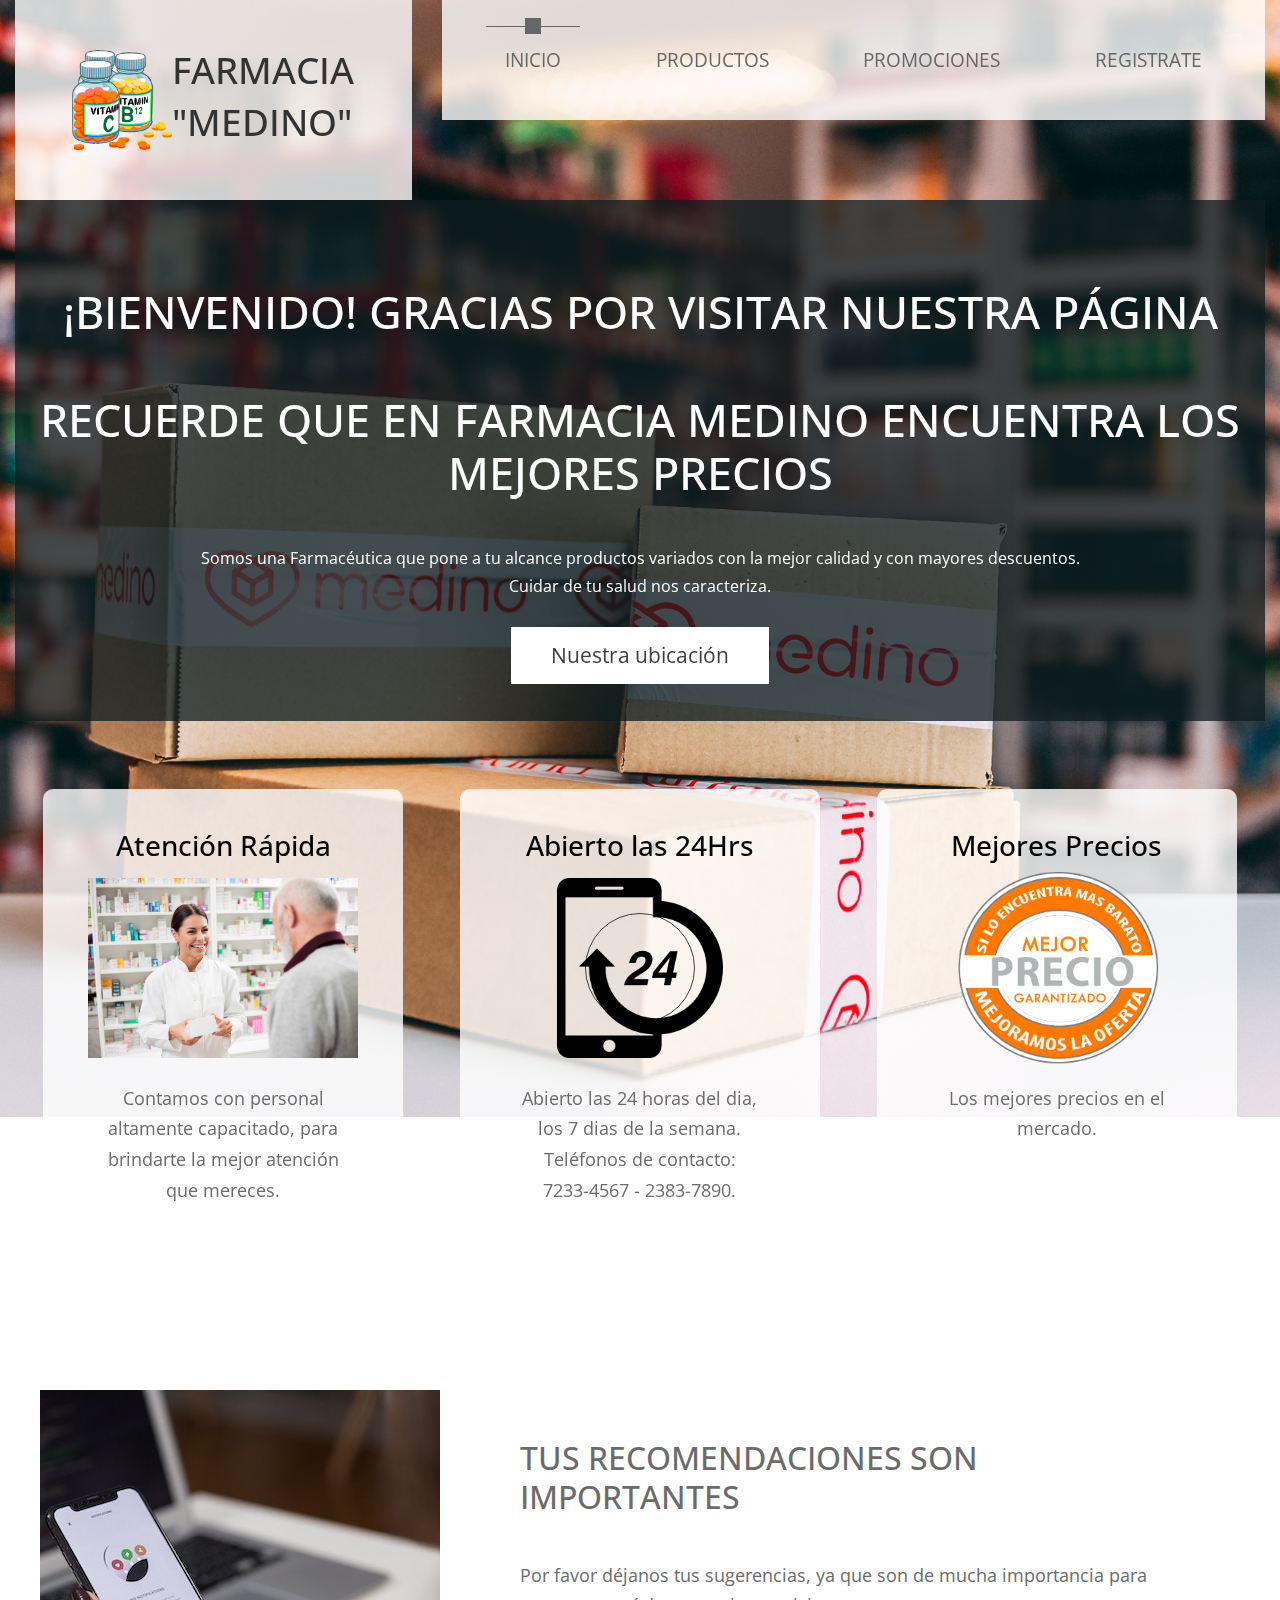
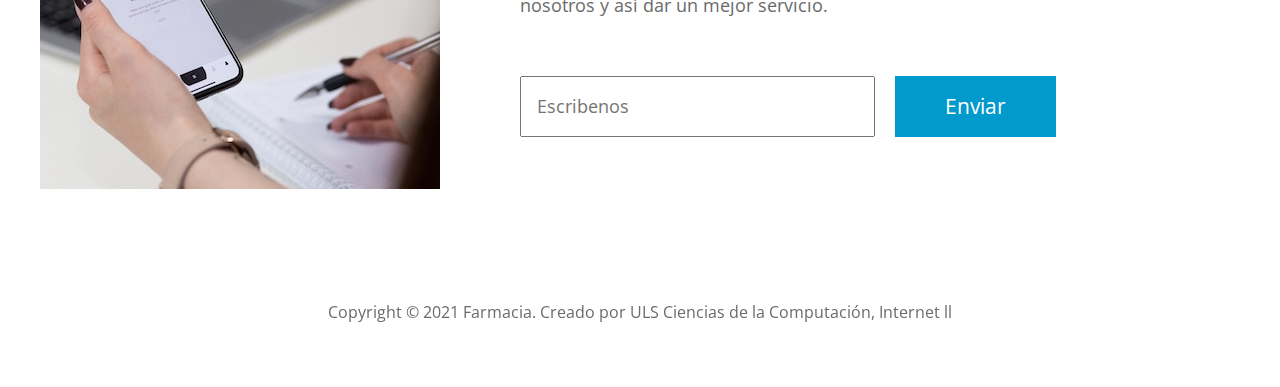
<file: index.html>
<!DOCTYPE html>
<html lang="es">
  <head>
    <meta charset="UTF-8" />
    <meta name="viewport" content="width=device-width, initial-scale=1.0" />
    <meta http-equiv="X-UA-Compatible" content="ie=edge" />
    <title>Proyecto Farmacia Internet ll </title>

    <link rel="stylesheet" href="https://fonts.googleapis.com/css?family=Open+Sans:400,600" />
    <link rel="stylesheet" href="css/all.min.css" />
    <link rel="stylesheet" href="css/bootstrap.min.css" />
    <link rel="stylesheet" href="css/templatemo-style.css" />

  </head>
  <body>
    <div class="parallax-window" data-parallax="scroll" data-image-src="img/medino1.jpg">
      <div class="container-fluid">
        <div class="row">
          <div class="col-lg-4 col-11">
            <div class="tm-brand-container tm-bg-white-transparent">
             <span title="Nuestro logo"><img src="img/vitaminas.png" width="100" height="100" alt=""></span>
              <div class="tm-brand-texts">
                <h1 class="text-uppercase tm-brand-name">FARMACIA</h1>
                <h3 class="text-uppercase tm-brand-name">"MEDINO"</h3>
              </div>
            </div>
          </div>
          <div class="col-lg-8 col-1">
            <div class="tm-nav">
              <nav class="navbar navbar-expand-lg navbar-light tm-bg-white-transparent tm-navbar">
                <button class="navbar-toggler" type="button"
                  data-toggle="collapse" data-target="#navbarNav"
                  aria-controls="navbarNav" aria-expanded="false" aria-label="Toggle navigation">
                  <span class="navbar-toggler-icon"></span>
                </button>
                <div class="collapse navbar-collapse" id="navbarNav">
                  <ul class="navbar-nav">
                    <li class="nav-item active">
                      <div class="tm-nav-link-highlight"></div>
                      <a class="nav-link" href="#">INICIO <span class="sr-only">(current)</span></a>
                    </li>
                    <li class="nav-item">
                      <div class="tm-nav-link-highlight"></div>
                      <a class="nav-link" href="PRODUCTOS.html">PRODUCTOS</a>
                    </li>
                    <li class="nav-item">
                      <div class="tm-nav-link-highlight"></div>
                      <a class="nav-link" href="PROMOCIONES.html">PROMOCIONES</a>
                    </li>
                    <li class="nav-item">
                      <div class="tm-nav-link-highlight"></div>
                      <a class="nav-link" href="formulario.html">REGISTRATE</a>
                    </li>
              
                  </ul>
                </div>
              </nav>
            </div>
          </div>
        </div>

        <section class="row" id="tmINICIO">
          <div class="col-12">
                 <div class="tm-bg-black-transparent text-center tm-services-header">
                    <h2 class="text-uppercase tm-services-page-title">¡BIENVENIDO! GRACIAS POR VISITAR NUESTRA PÁGINA<br>
                      <br>
                    RECUERDE QUE EN FARMACIA MEDINO ENCUENTRA LOS MEJORES PRECIOS</h2>
                    <p class="tm-services-description mb-0 small">
                        Somos una Farmacéutica que pone a tu alcance productos variados con la mejor calidad y con mayores descuentos.<br> Cuidar de tu salud nos caracteriza.   
                    </p>
                    <br>
                    <span title="Al dar clic te enviaremos a nuestra ubicación"><a href="maps/mapa.html" class="btn btn-primary">Nuestra ubicación</a></span>
                    <br>
                </div>
            </div>   
        </section>

        <!-- Features -->
        <div class="row" id="tmFeatures">
          <div class="col-lg-4">
            <div class="tm-bg-white-transparent tm-feature-box">
            <span title="Comprabo por nuestro clientes"><h3 class="tm-feature-name">Atención Rápida</h3></span>
            
            <div class="tm-feature-icon-container">
                <img src="img/farmacia1.jpg" width="280" height="180" alt="">
            </div>

            <p class="text-center">Contamos con personal altamente capacitado, para brindarte la mejor atención que mereces.</p>
            </div>
          </div>

          <div class="col-lg-4">
            <div class="tm-bg-white-transparent tm-feature-box">
                <span title="Auque nuestras salas estén cerradas, estamos las 24 horas al dia en línea"><h3 class="tm-feature-name">Abierto las 24Hrs</h3></span>

                <div class="tm-feature-icon-container">
                    <img src="img/atencion.png" width="280" height="180" alt="">
                </div>
                <p class="text-center">Abierto las 24 horas del dia, los 7 dias de la semana.<br>Teléfonos de contacto:<br>7233-4567 - 2383-7890.
                </p>
            </div>
          </div>

          <div class="col-lg-4">
            <div class="tm-bg-white-transparent tm-feature-box">
                <h3 class="tm-feature-name">Mejores Precios</h3>

                <div class="tm-feature-icon-container">
                    <img src="img/precio.png" width="280" height="220" alt="">
                </div>
                <p class="text-center">Los mejores precios en el mercado.
                </p>
            </div>
          </div>
        </div>
        <!-- Call to Action -->
        <section class="row" id="tmCallToAction">
          <div class="col-12 tm-call-to-action-col">
            <img src="img/call-to-action.jpg" alt="Image" class="img-fluid tm-call-to-action-image" />
            <div class="tm-bg-white tm-call-to-action-text">
              <h2 class="tm-call-to-action-title">TUS RECOMENDACIONES SON IMPORTANTES</h2>
              <p class="tm-call-to-action-description">
                Por favor déjanos tus sugerencias, ya que son de mucha importancia para nosotros y así dar un mejor servicio.
              </p>
              <form action="#" method="" class="tm-call-to-action-form">                
                <input name="text" type="text" class="tm-email-input" id="text" placeholder="Escribenos" />
                <button type="submit" class="btn btn-secondary">Enviar</button>
              </form>
            </div>
          </div>
        </section>

        <!-- Page footer -->
        <footer class="row">
          <p class="col-12 text-Black text-center tm-copyright-text tm-bg-white-transparent">
            Copyright &copy; 2021 Farmacia. 
            Creado por ULS Ciencias de la Computación, Internet ll </a>
          </p>
        </footer>
      </div>
      <!-- .container-fluid -->
    </div>

    <script src="js/jquery.min.js"></script>
    <script src="js/parallax.min.js"></script>
    <script src="js/bootstrap.min.js"></script>
  </body>
</html>
</file>
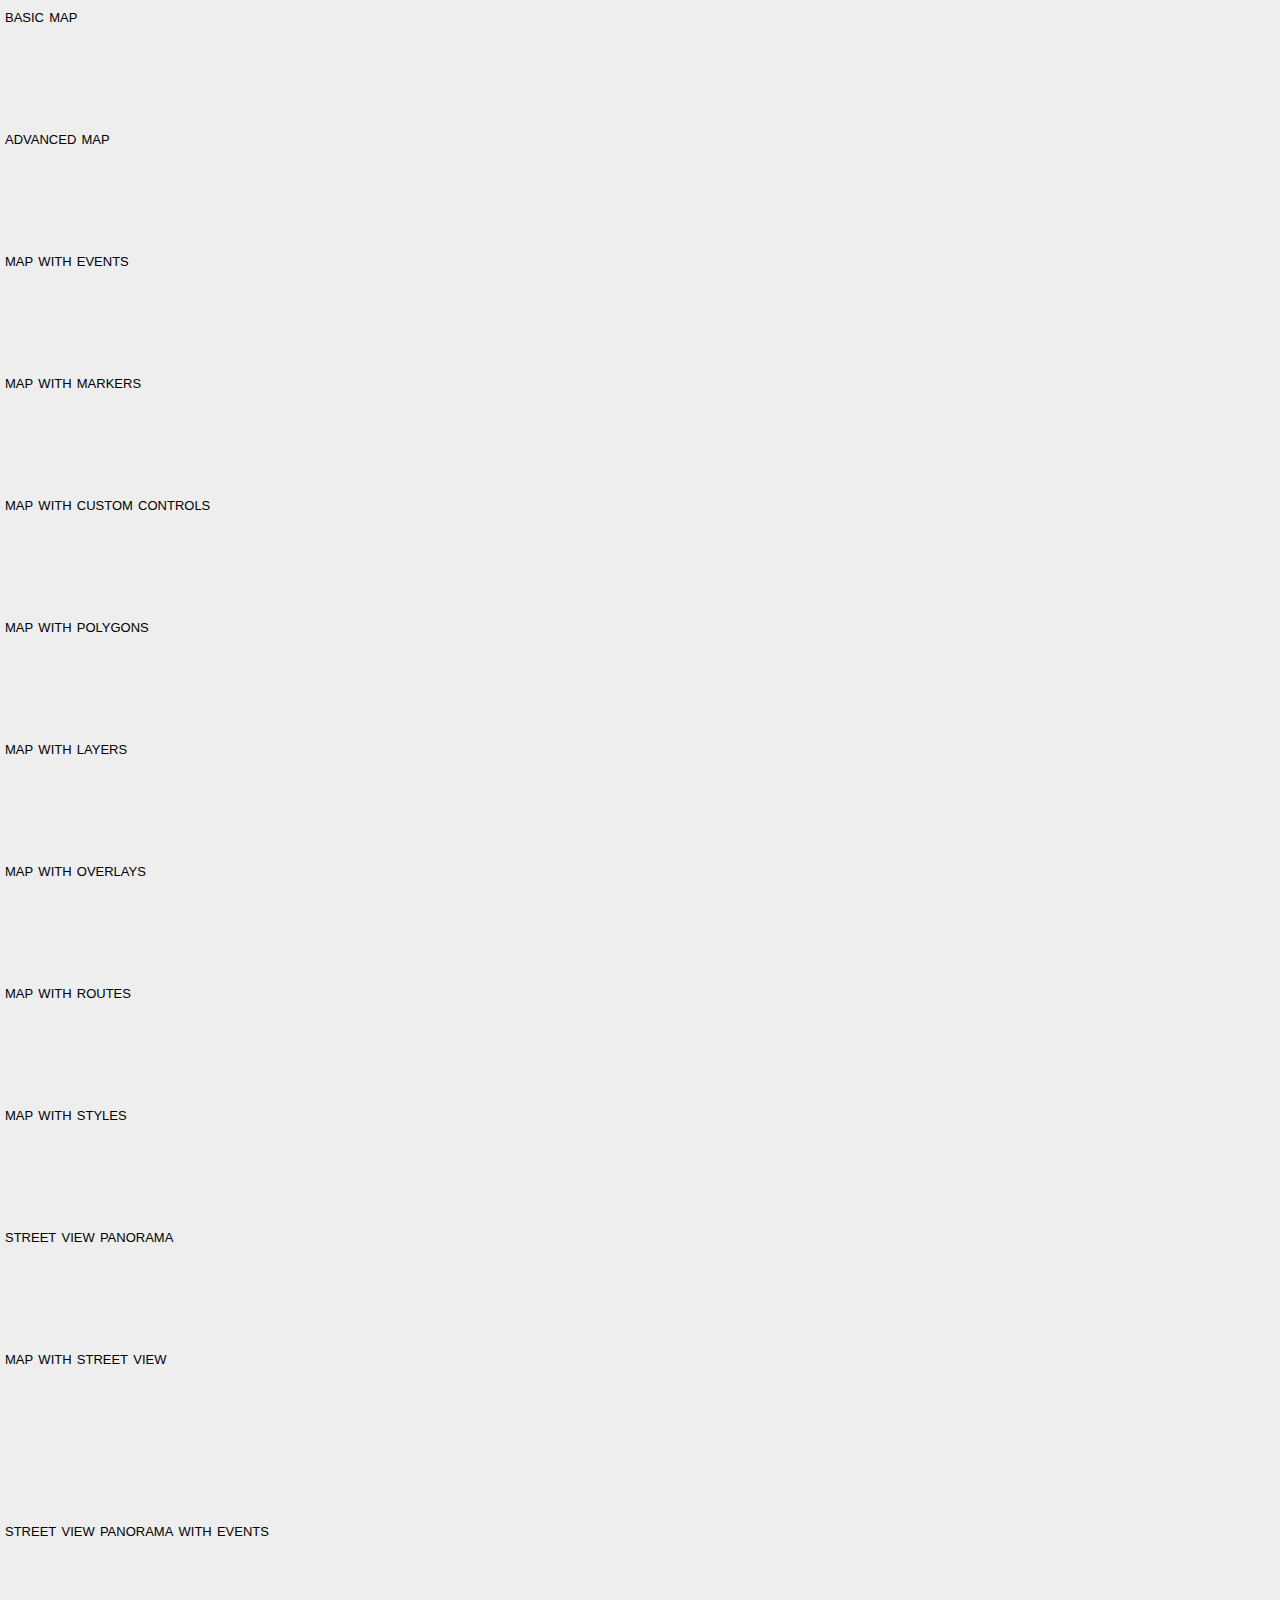
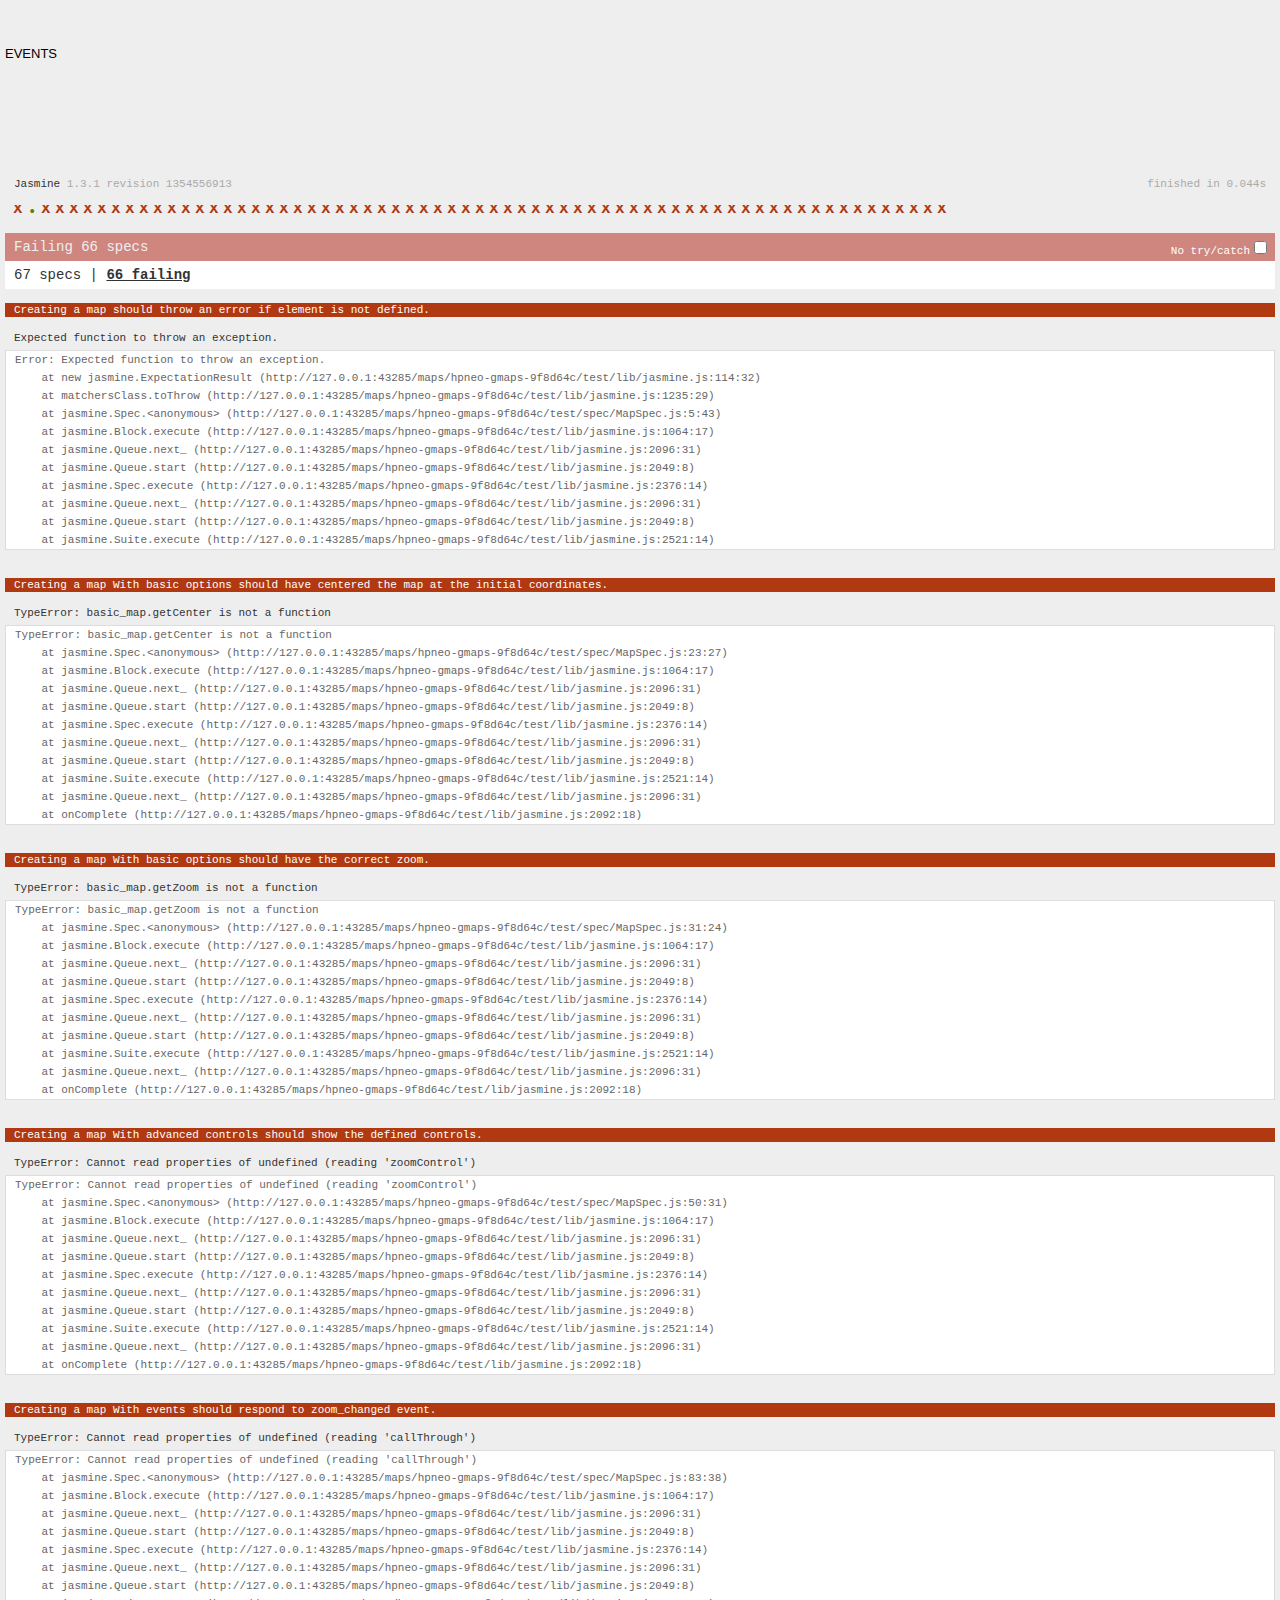
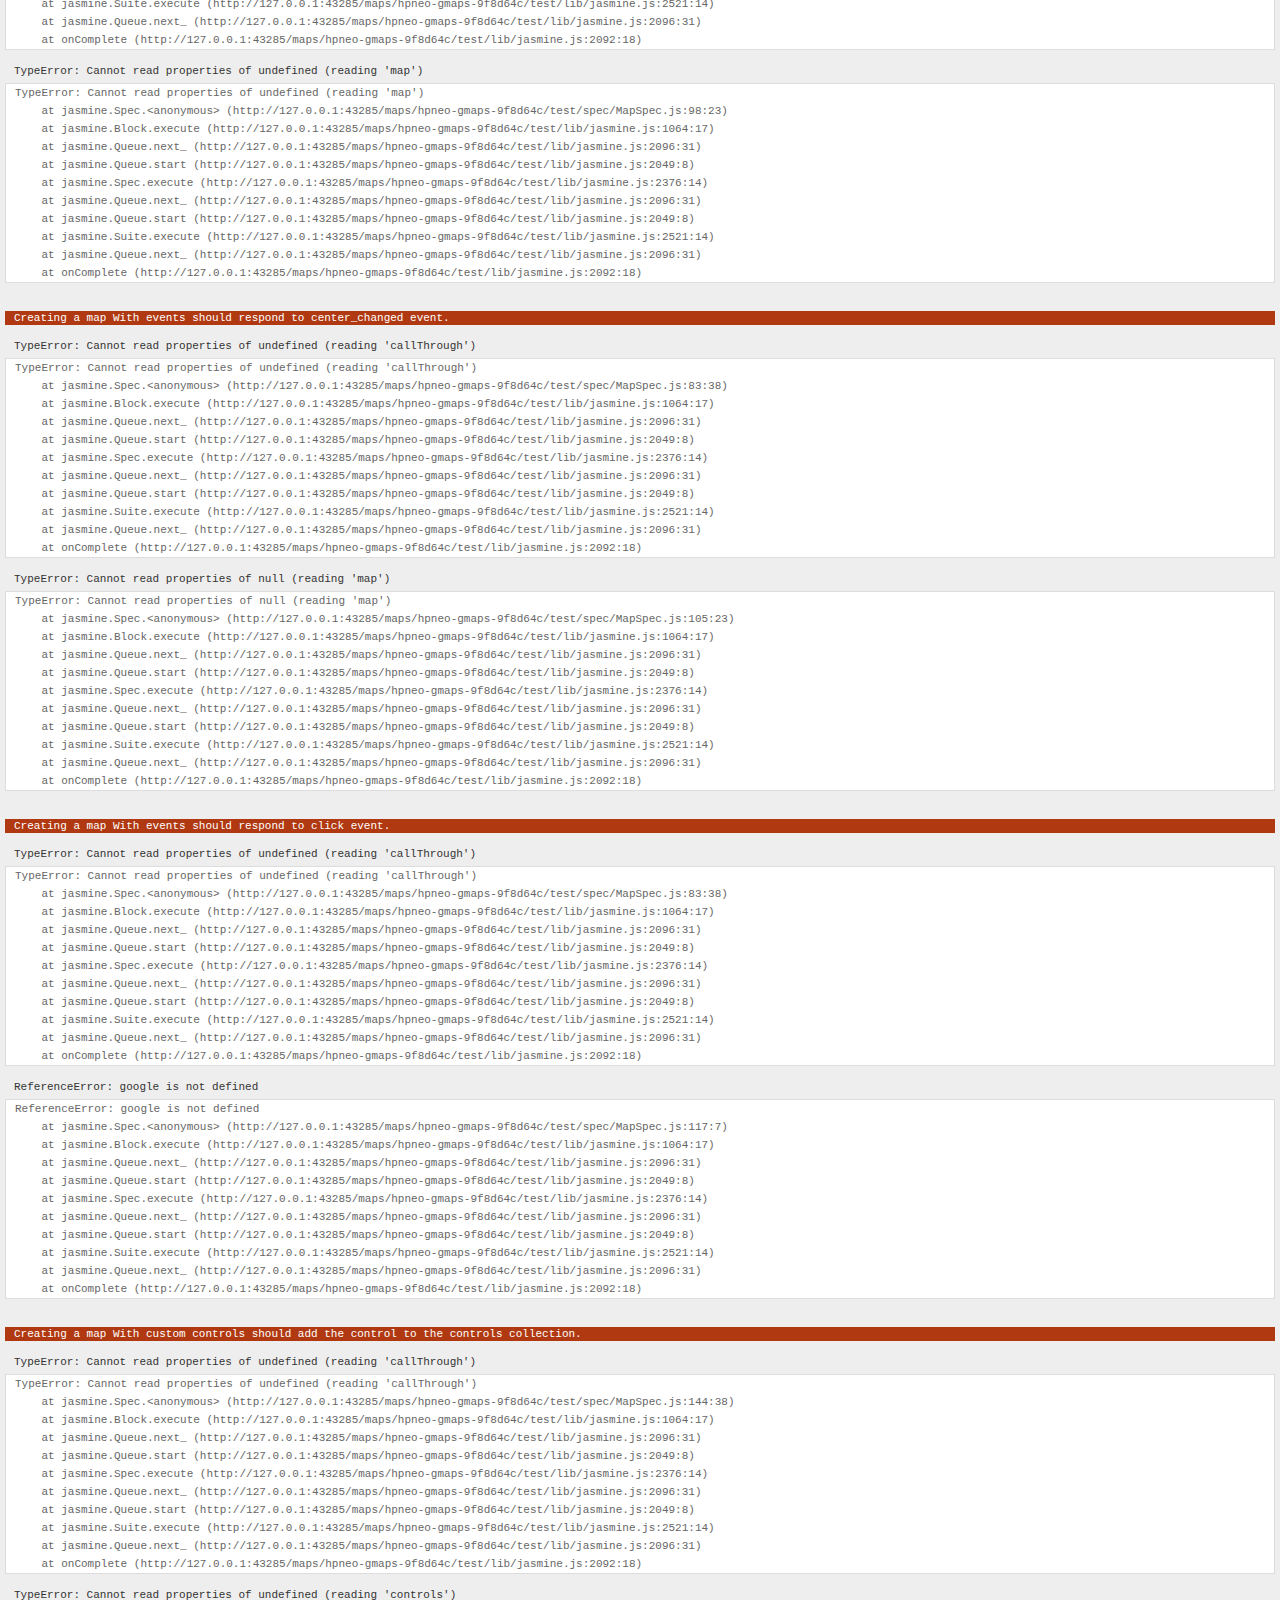
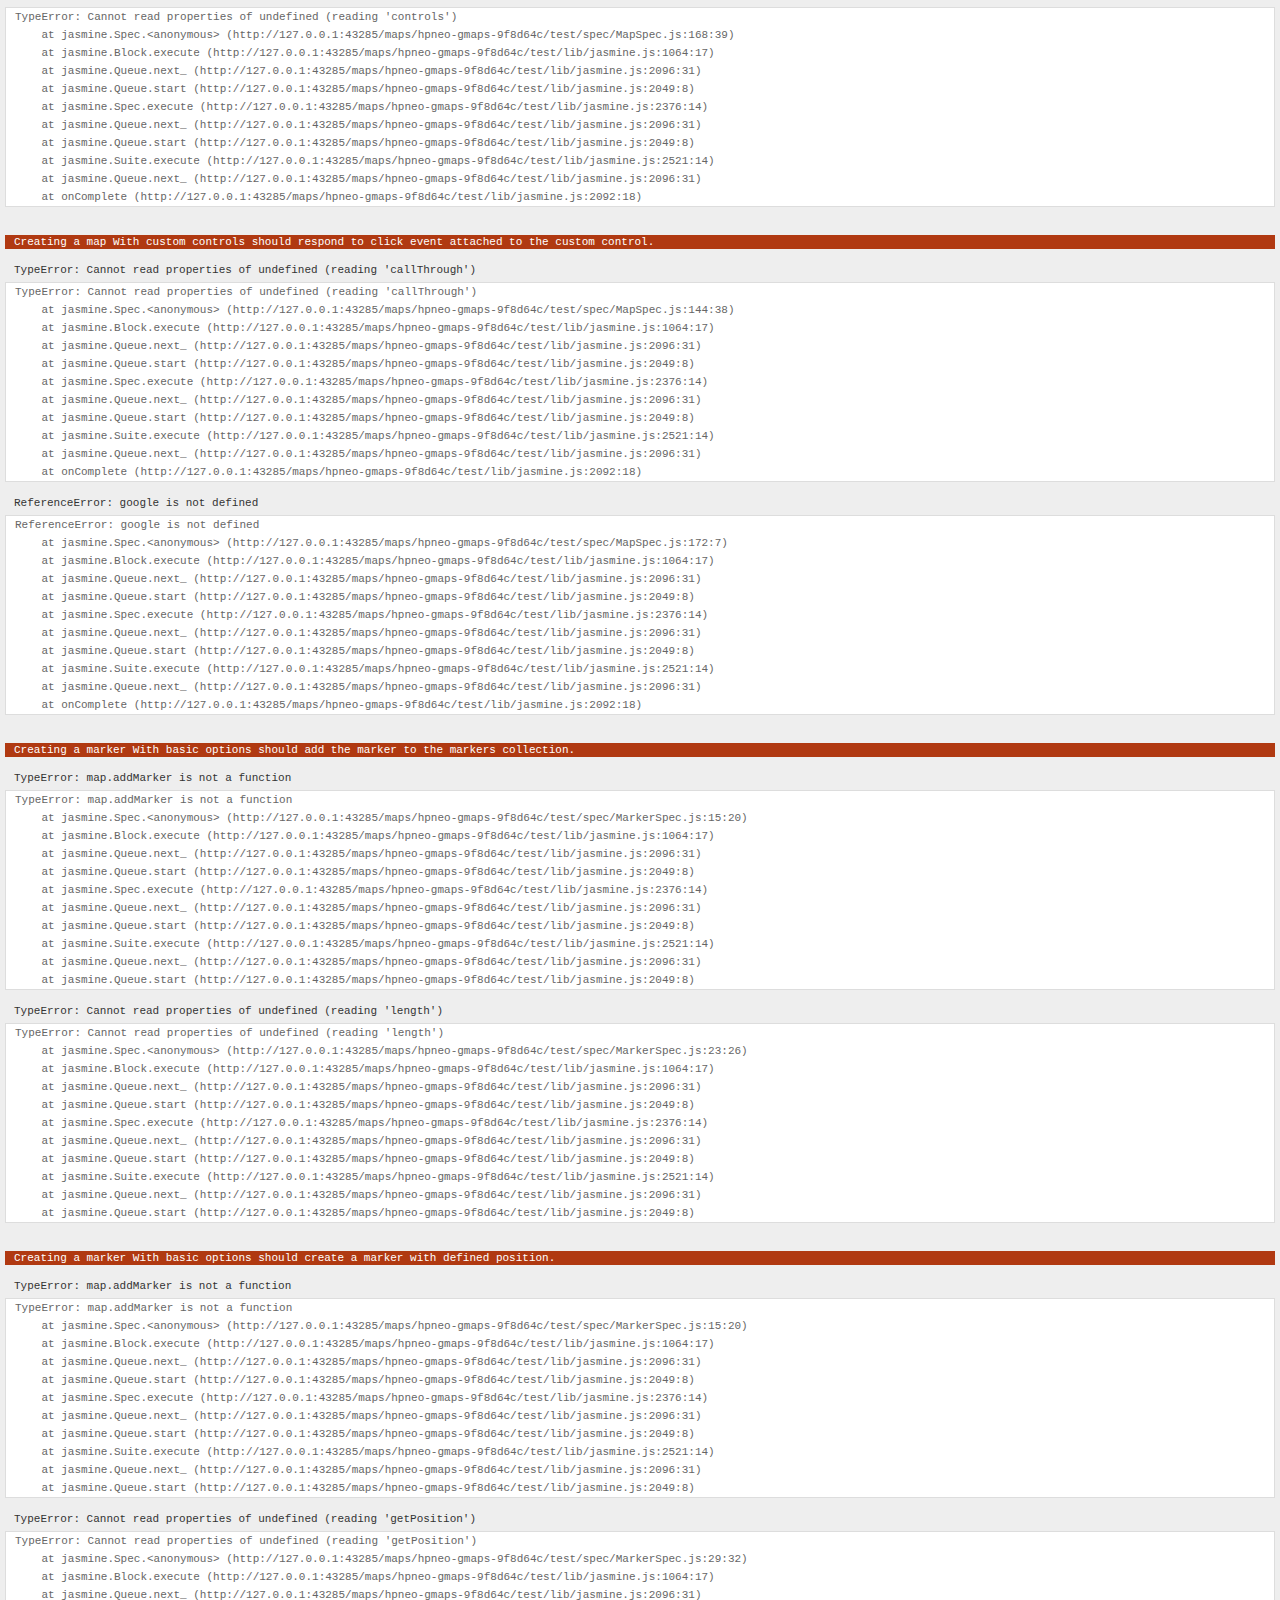
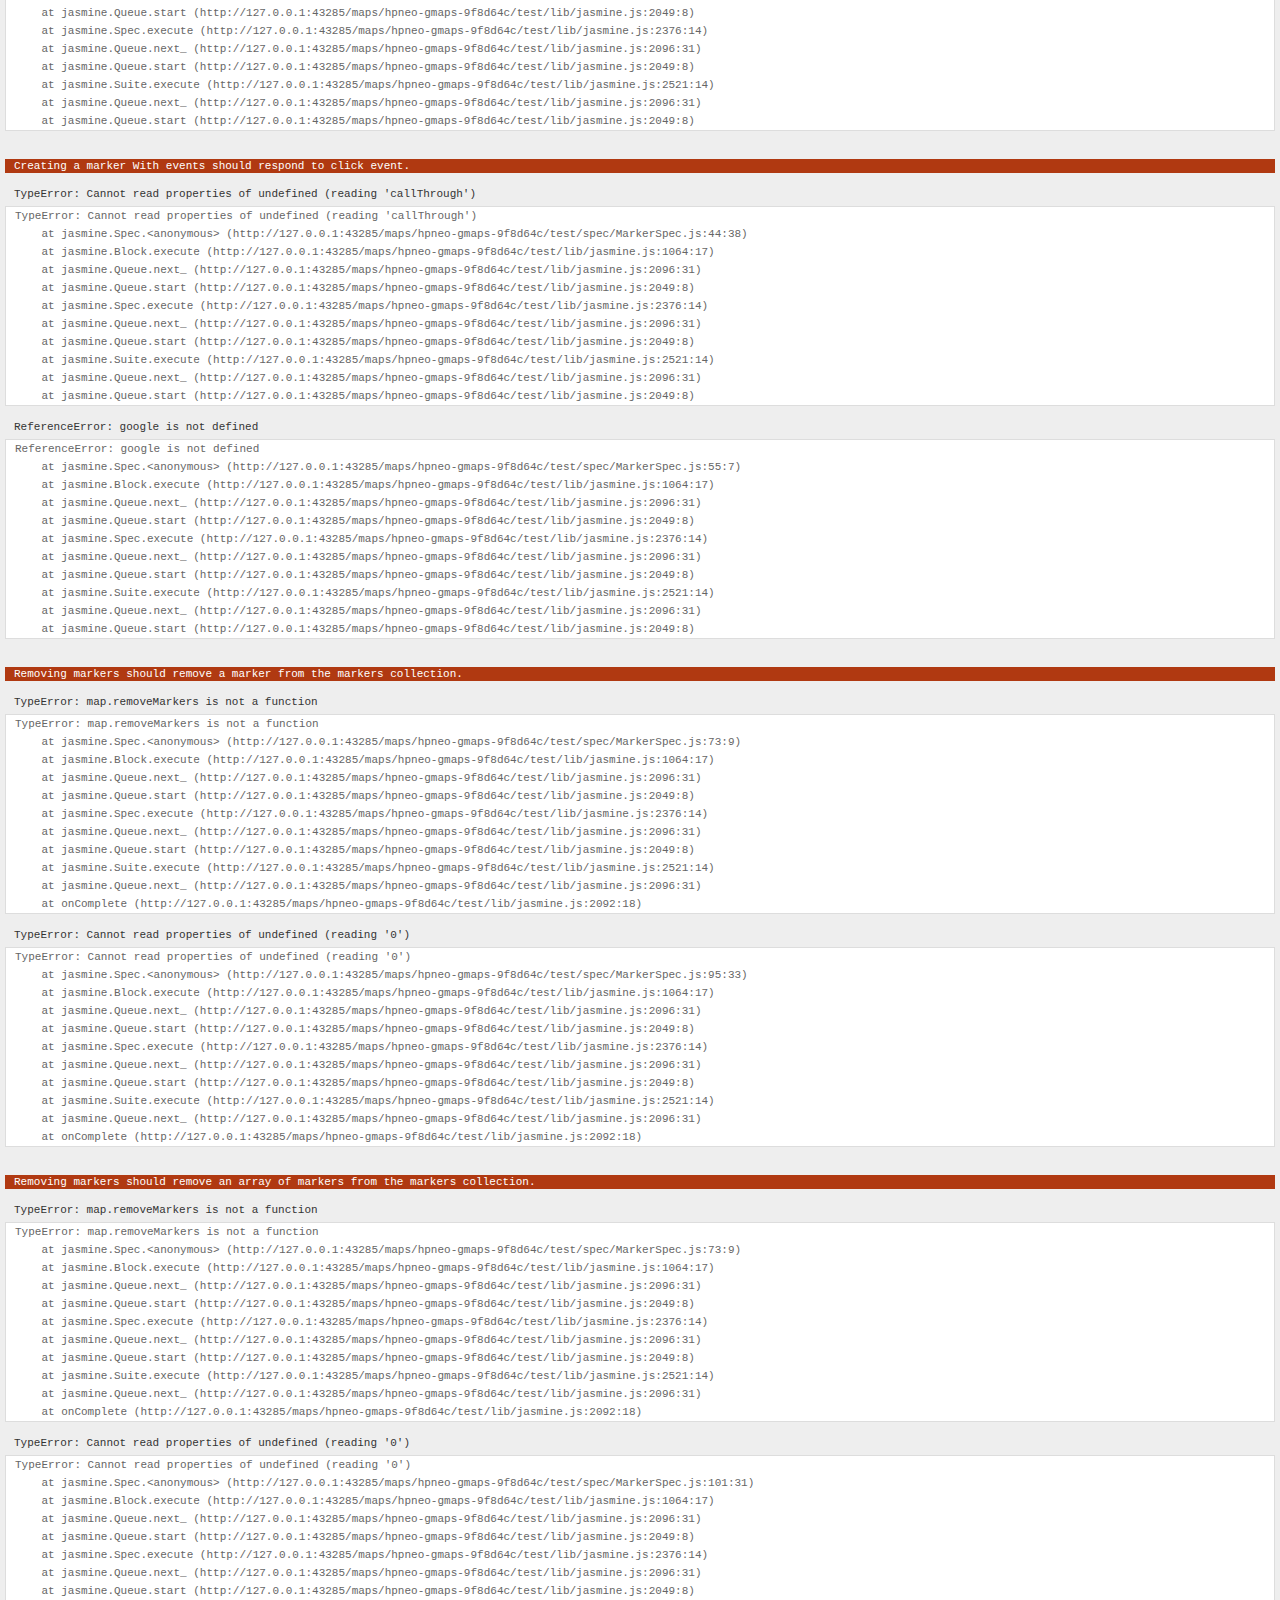
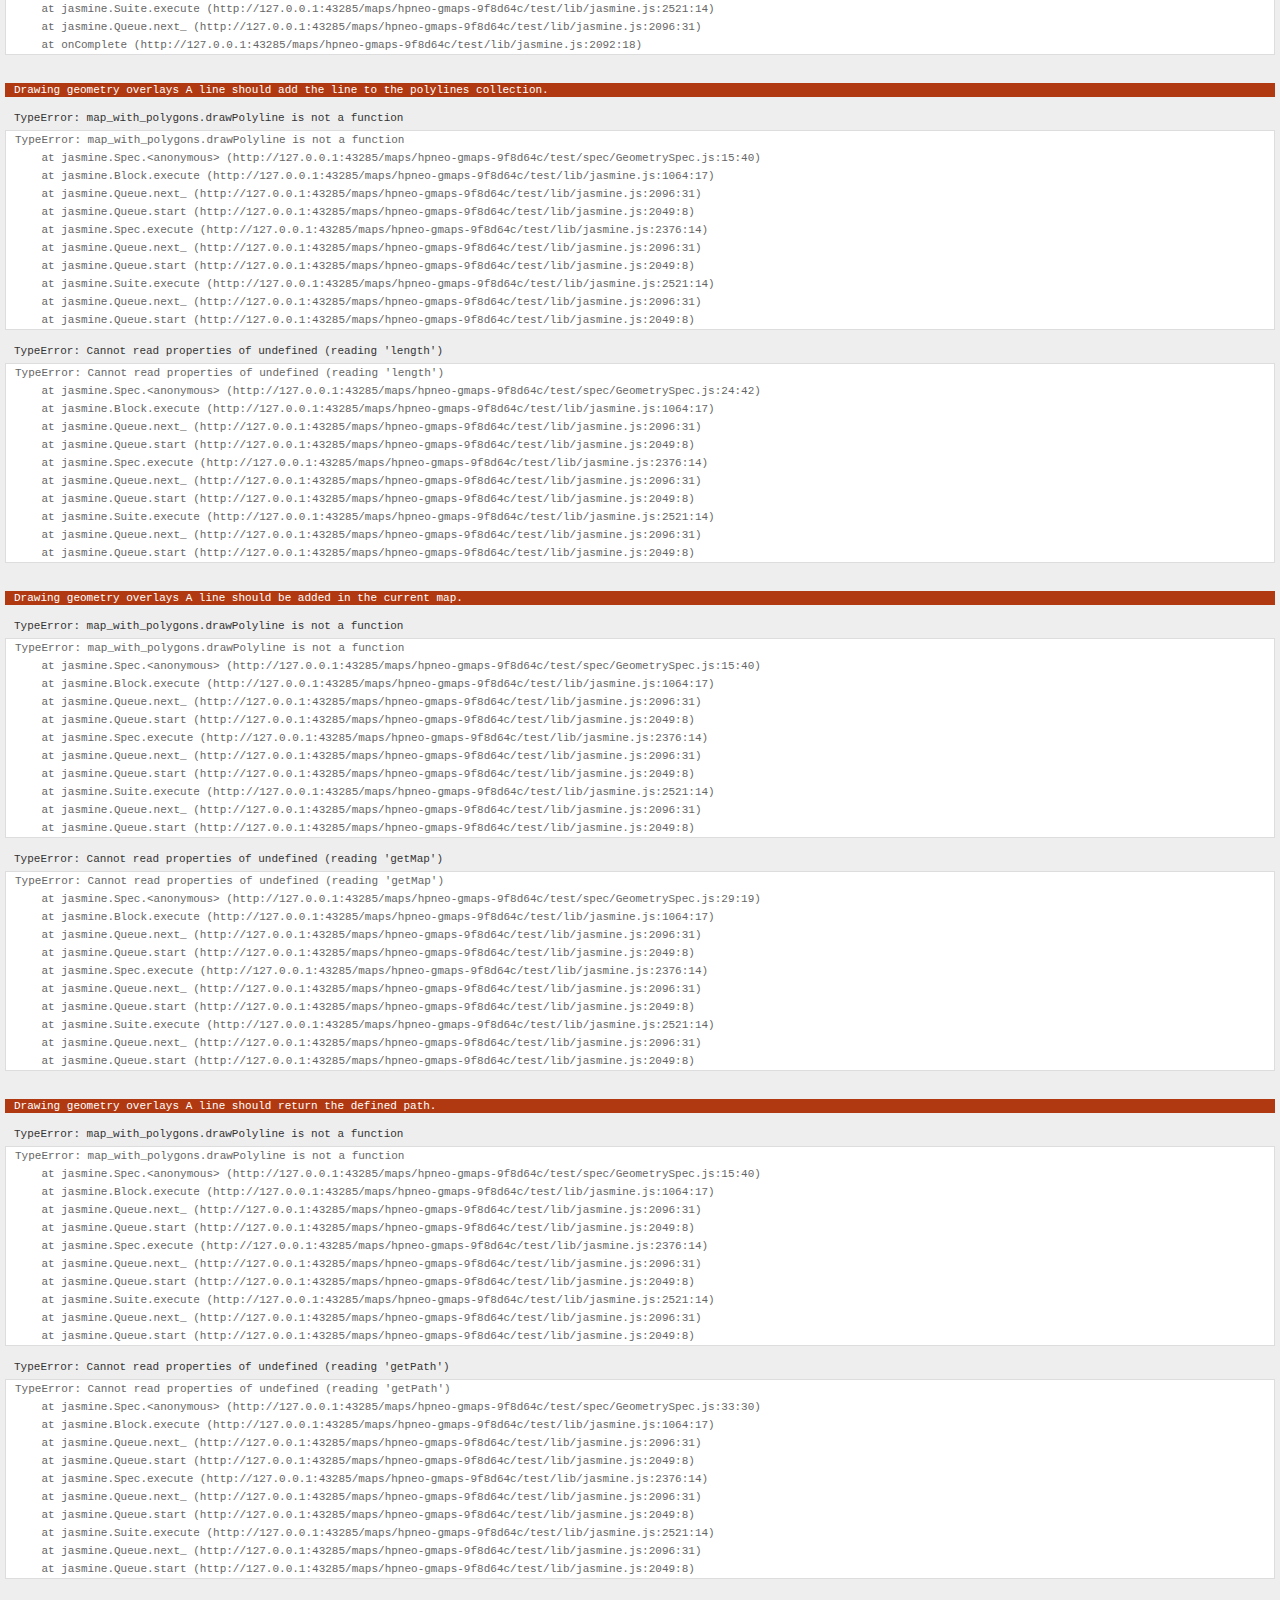
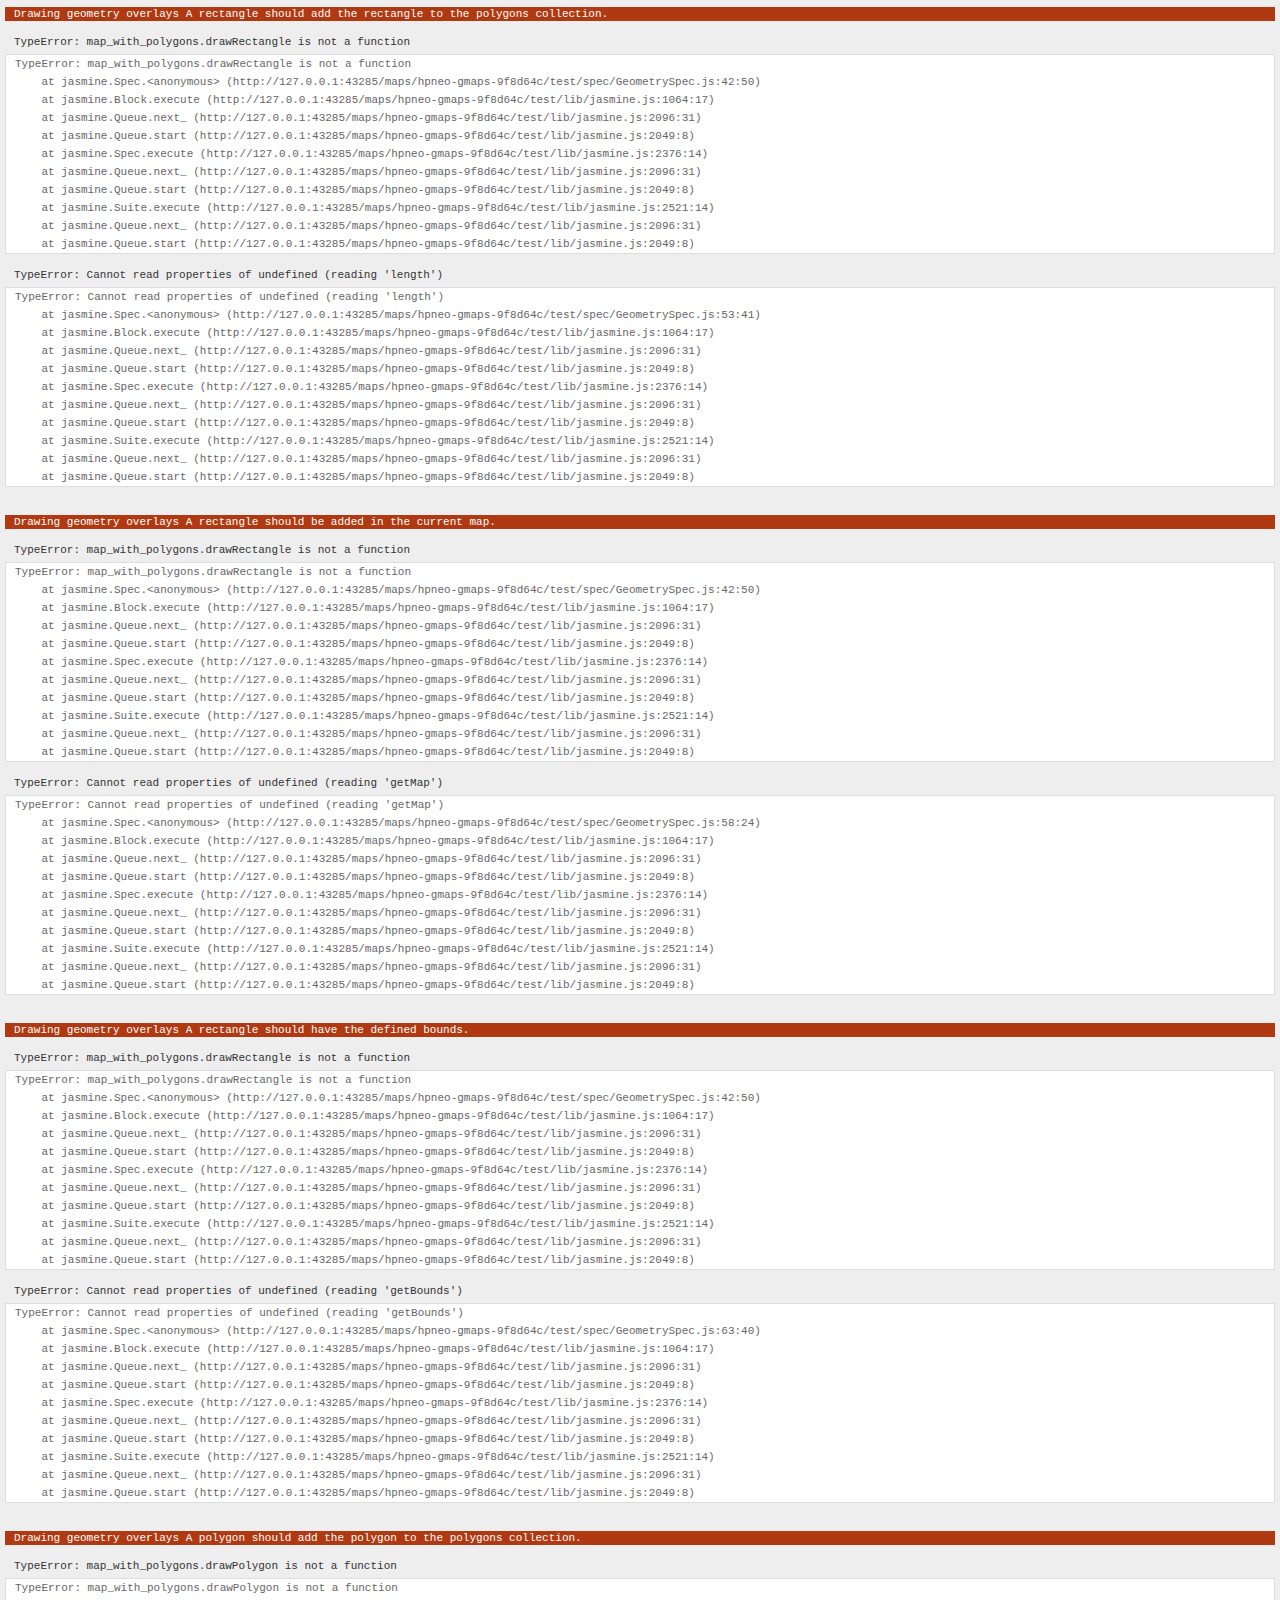
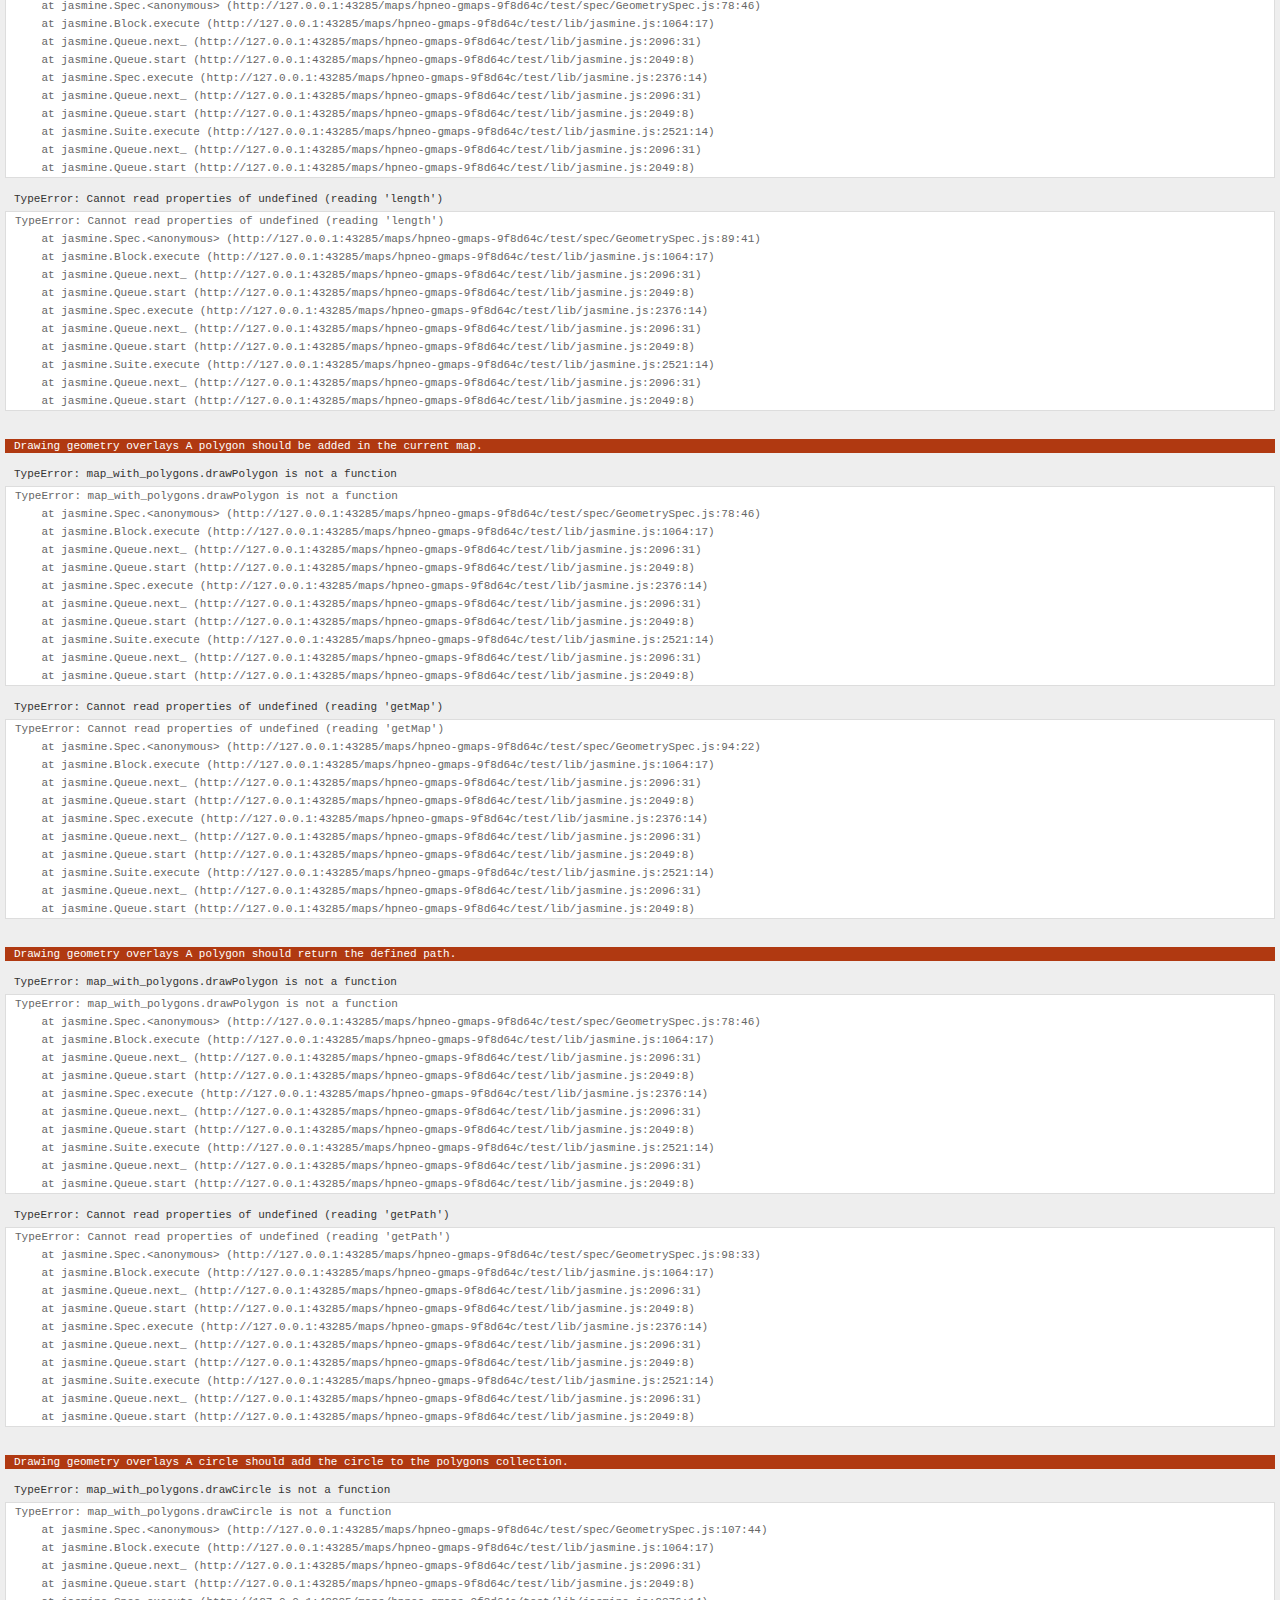
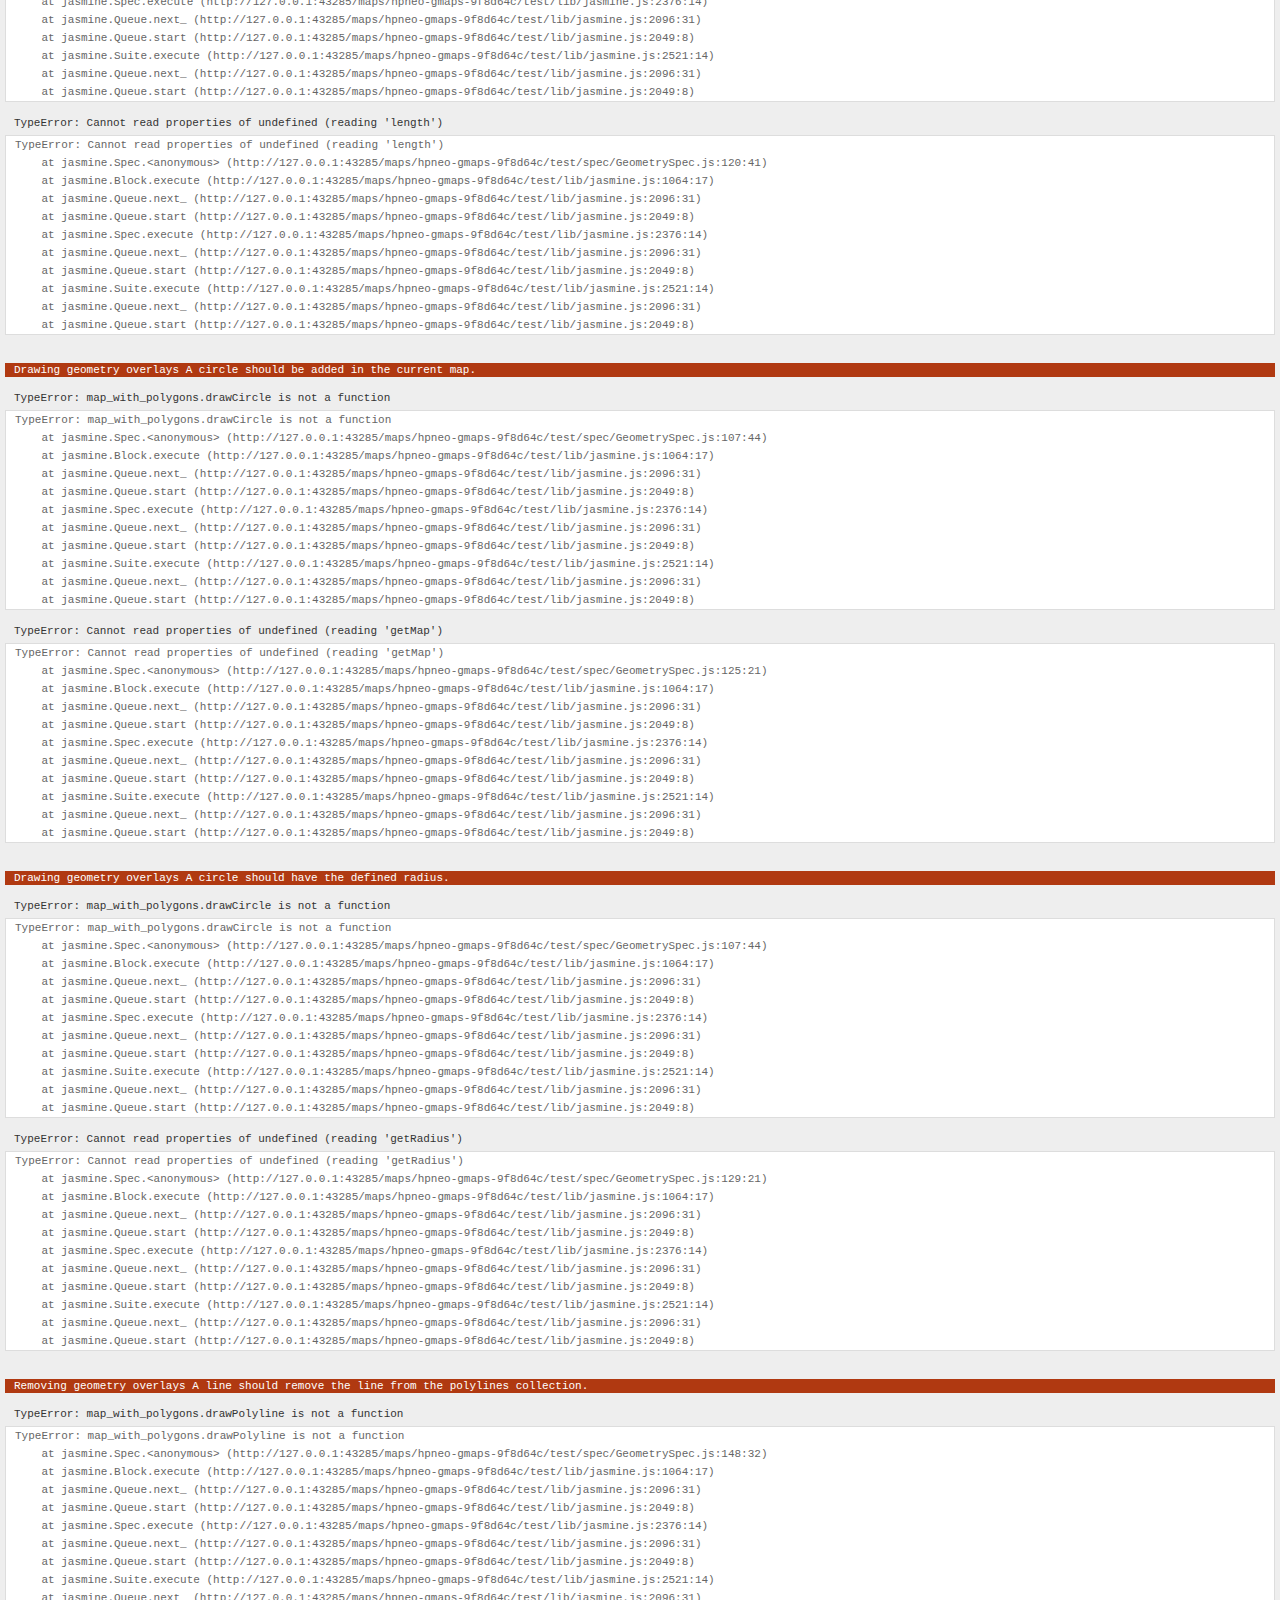
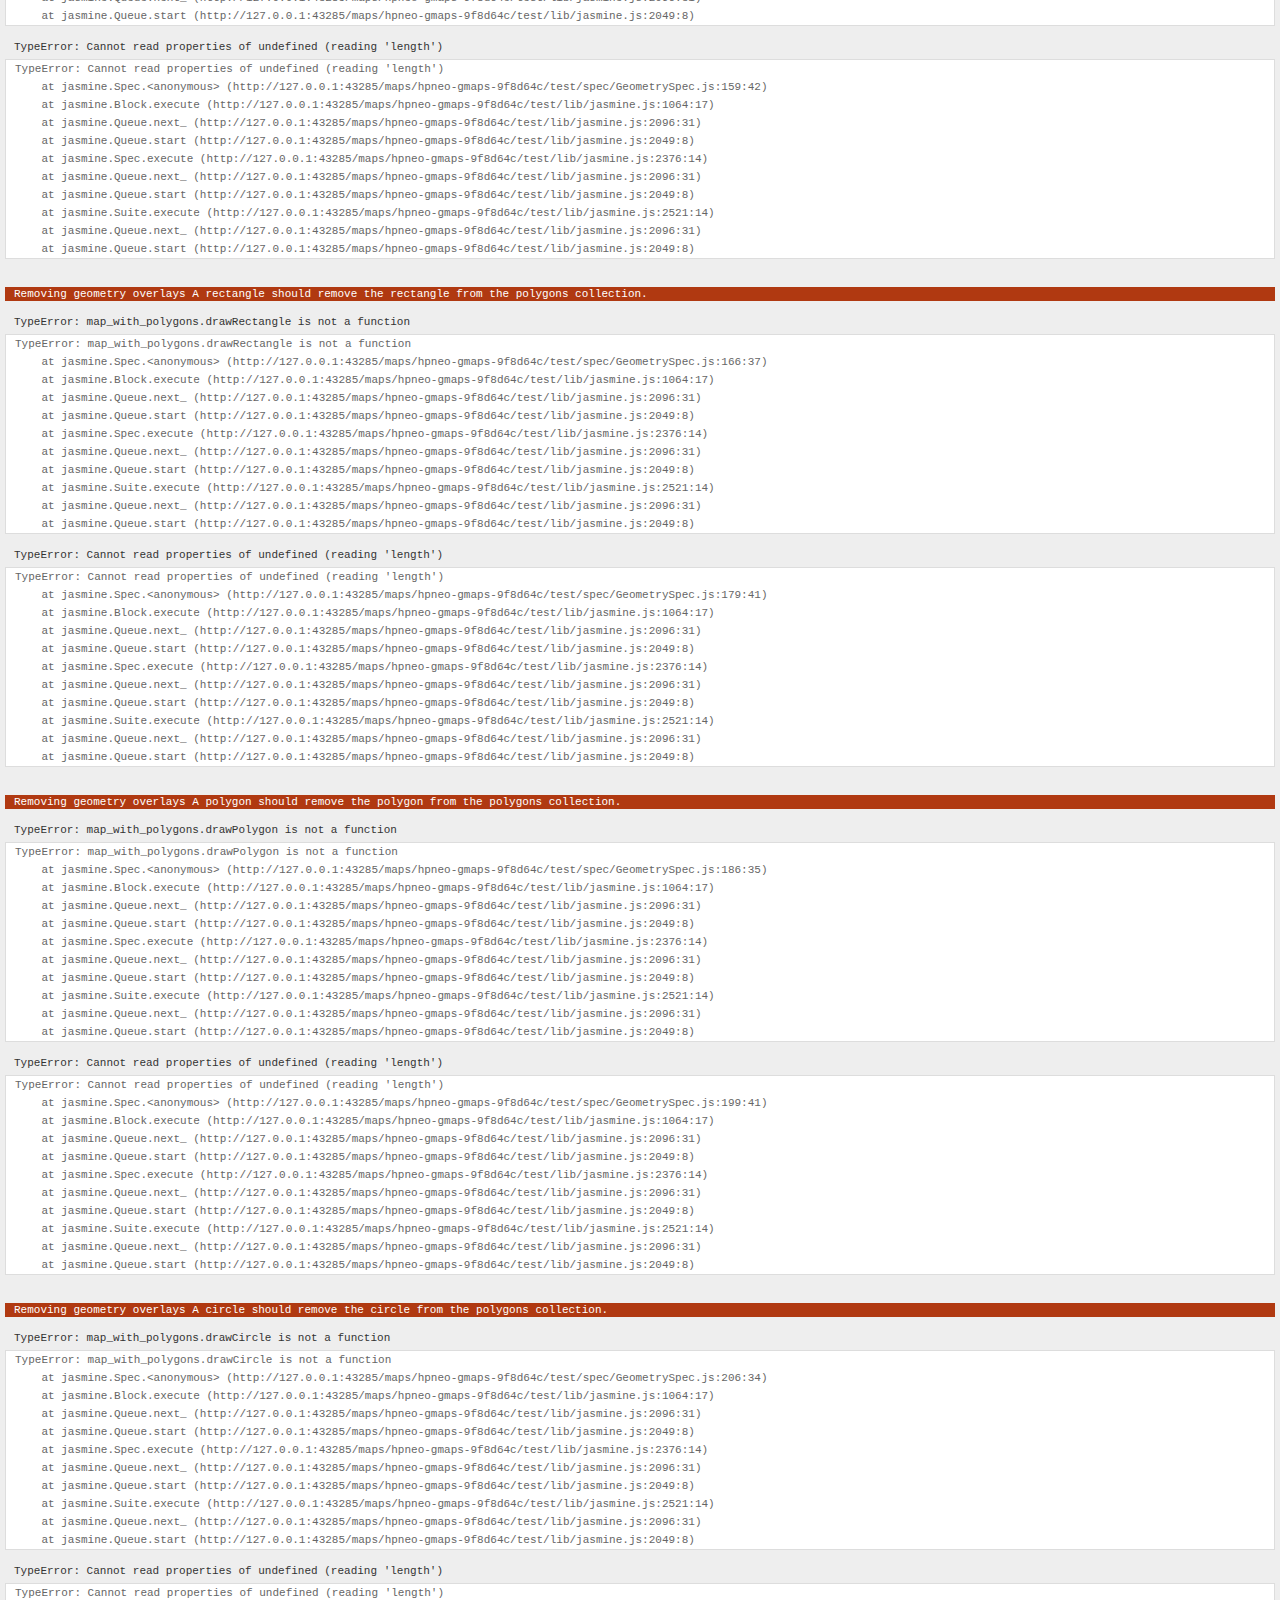
<file: maps/hpneo-gmaps-9f8d64c/test/index.html>
<!DOCTYPE html>
<html>
<head>
  <title>gmaps.js test</title>
  <link rel="stylesheet" type="text/css" href="lib/jasmine.css" />
  <link rel="stylesheet" href="style.css" />
  <script type="text/javascript" src="lib/jasmine.js"></script>
  <script type="text/javascript" src="lib/jasmine-html.js"></script>

  <script type="text/javascript" src="http://maps.google.com/maps/api/js?sensor=true"></script>
  <script type="text/javascript" src="../gmaps.js"></script>

  <script type="text/javascript" src="spec/MapSpec.js"></script>
  <script type="text/javascript" src="spec/MarkerSpec.js"></script>
  <script type="text/javascript" src="spec/GeometrySpec.js"></script>
  <script type="text/javascript" src="spec/LayerSpec.js"></script>
  <script type="text/javascript" src="spec/OverlaySpec.js"></script>
  <script type="text/javascript" src="spec/RouteSpec.js"></script>
  <script type="text/javascript" src="spec/StyleSpec.js"></script>
  <script type="text/javascript" src="spec/StreetViewSpec.js"></script>
  <script type="text/javascript" src="spec/EventSpec.js"></script>
  <script type="text/javascript" src="spec/ControlSpec.js"></script>

  <script type="text/javascript">
    (function() {
      var jasmineEnv = jasmine.getEnv();
      jasmineEnv.updateInterval = 1000;

      var htmlReporter = new jasmine.HtmlReporter();

      jasmineEnv.addReporter(htmlReporter);

      jasmineEnv.specFilter = function(spec) {
        return htmlReporter.specFilter(spec);
      };

      var currentWindowOnload = window.onload;

      window.onload = function() {
        if (currentWindowOnload) {
          currentWindowOnload();
        }

        execJasmine();
      };

      function execJasmine() {
        jasmineEnv.execute();
      }
    })();
  </script>
</head>
<body>
  <h3>Basic map</h3>
  <div class="map" id="basic-map"></div>
  <h3>Advanced map</h3>
  <div class="map" id="advanced-map"></div>
  <h3>Map with events</h3>
  <div class="map" id="map-with-events"></div>
  <h3>Map with markers</h3>
  <div class="map" id="map-with-markers"></div>
  <h3>Map with custom controls</h3>
  <div class="map" id="map-with-custom-controls"></div>
  <h3>Map with polygons</h3>
  <div class="map" id="map-with-polygons"></div>
  <h3>Map with layers</h3>
  <div class="map" id="map-with-layers"></div>
  <h3>Map with overlays</h3>
  <div class="map" id="map-with-overlays"></div>
  <h3>Map with routes</h3>
  <div class="map" id="map-with-routes"></div>
  <h3>Map with styles</h3>
  <div class="map" id="map-with-styles"></div>
  <h3>Street View Panorama</h3>
  <div class="panorama" id="streetview-standalone-panorama"></div>
  <h3>Map with Street View</h3>
  <div class="with-columns">
    <div class="map" id="map-with-streetview"></div>
    <div class="panorama" id="streetview-panorama"></div>
  </div>
  <h3>Street View Panorama with events</h3>
  <div class="panorama" id="streetview-with-events"></div>
  <h3>Events</h3>
  <div class="map" id="events"></div>
</body>
</html>
</file>
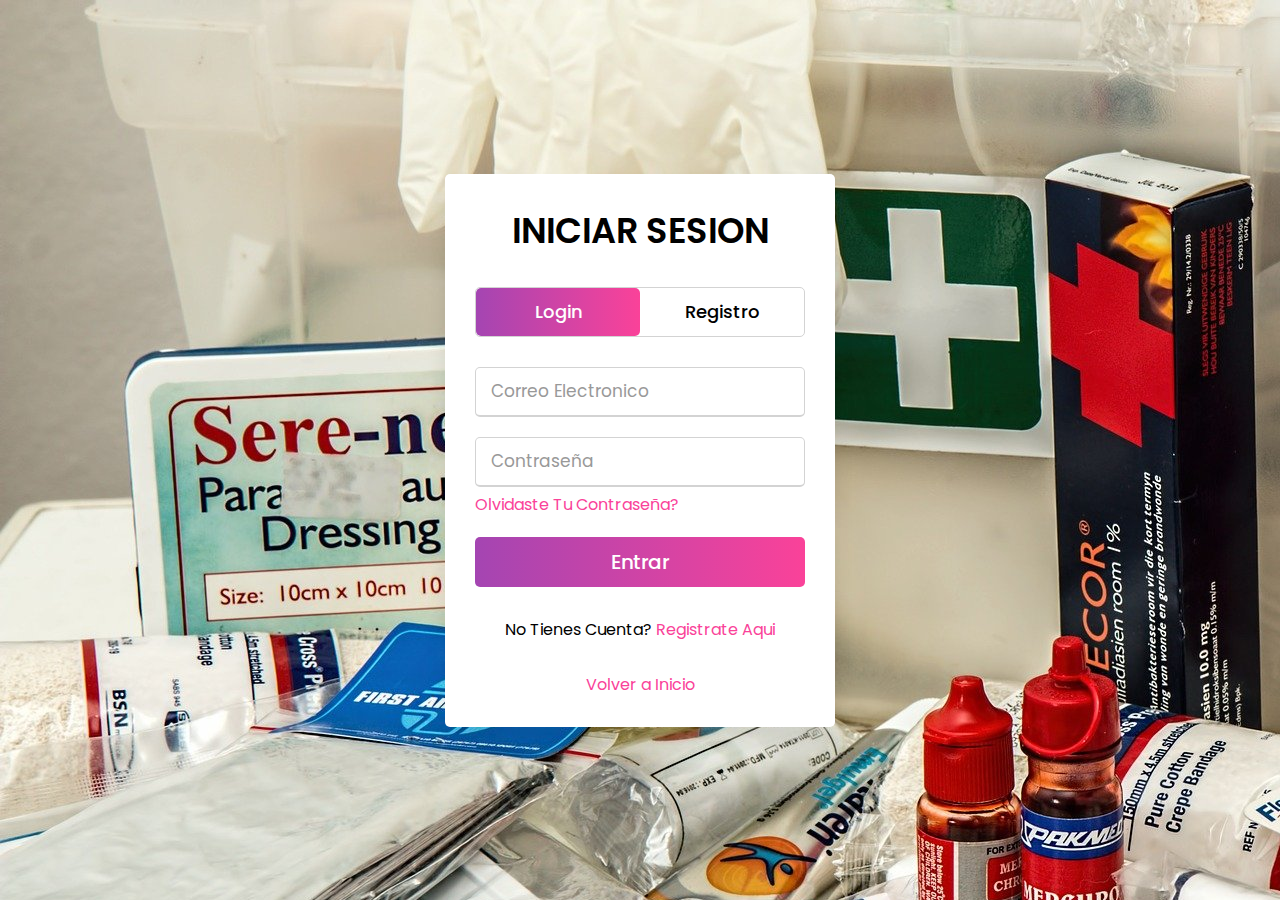
<file: formulario.html>
<!DOCTYPE html>
<!-- Created By Praveen Kumar -->
<html lang="en" dir="ltr">
  <head>
    <meta charset="utf-8">
   
 
    <link rel="stylesheet" href="css/estilo.css">
    
  </head>
  <body background="img/fondologin.jpg">
    
    <div class="wrapper">
      <div class="title-text">
        <div class="title login">
INICIAR SESION</div>
<div class="title signup">
REGISTRATE</div>
</div>
<div class="form-container">
        <div class="slide-controls">
          <input type="radio" name="slide" id="login" checked>
          <input type="radio" name="slide" id="signup">
          <label for="login" class="slide login">Login</label>
          <label for="signup" class="slide signup">Registro</label>
          <div class="slider-tab">
</div>
</div>
<div class="form-inner">
          <form action="#" class="login">
            <div class="field">
              <input type="text" placeholder="Correo Electronico" required>
            </div>
<div class="field">
              <input type="password" placeholder="Contraseña" required>
            </div>
<div class="pass-link">
<a href="#">Olvidaste Tu Contraseña?</a></div>
<div class="field btn">
              <div class="btn-layer">
</div>
<input type="submit" value="Entrar">
            </div>
<div class="signup-link">
No Tienes Cuenta? <a href="">Registrate Aqui</a></div>
<div class="signup-link">
  <a href="index.html">Volver a Inicio</a></div>
  

</form>
<form action="#" class="signup">
            <div class="field">
              <input type="text" placeholder="Nombre" required>
            </div>
<div class="field">
              <input type="email" placeholder="Correo Electronico" required>
            </div>
<div class="field">
              <input type="password" placeholder="Contraseña" required>
            </div>
<div class="field btn">
              <div class="btn-layer">
</div>
<input type="submit" value="Enviar">
            </div>
</form>
</div>
</div>
</div>
<script>
      const loginText = document.querySelector(".title-text .login");
      const loginForm = document.querySelector("form.login");
      const loginBtn = document.querySelector("label.login");
      const signupBtn = document.querySelector("label.signup");
      const signupLink = document.querySelector("form .signup-link a");
      signupBtn.onclick = (()=>{
        loginForm.style.marginLeft = "-50%";
        loginText.style.marginLeft = "-50%";
      });
      loginBtn.onclick = (()=>{
        loginForm.style.marginLeft = "0%";
        loginText.style.marginLeft = "0%";
      });
      signupLink.onclick = (()=>{
        signupBtn.click();
        return false;
      });
    </script>

  </body>
</html>
</file>
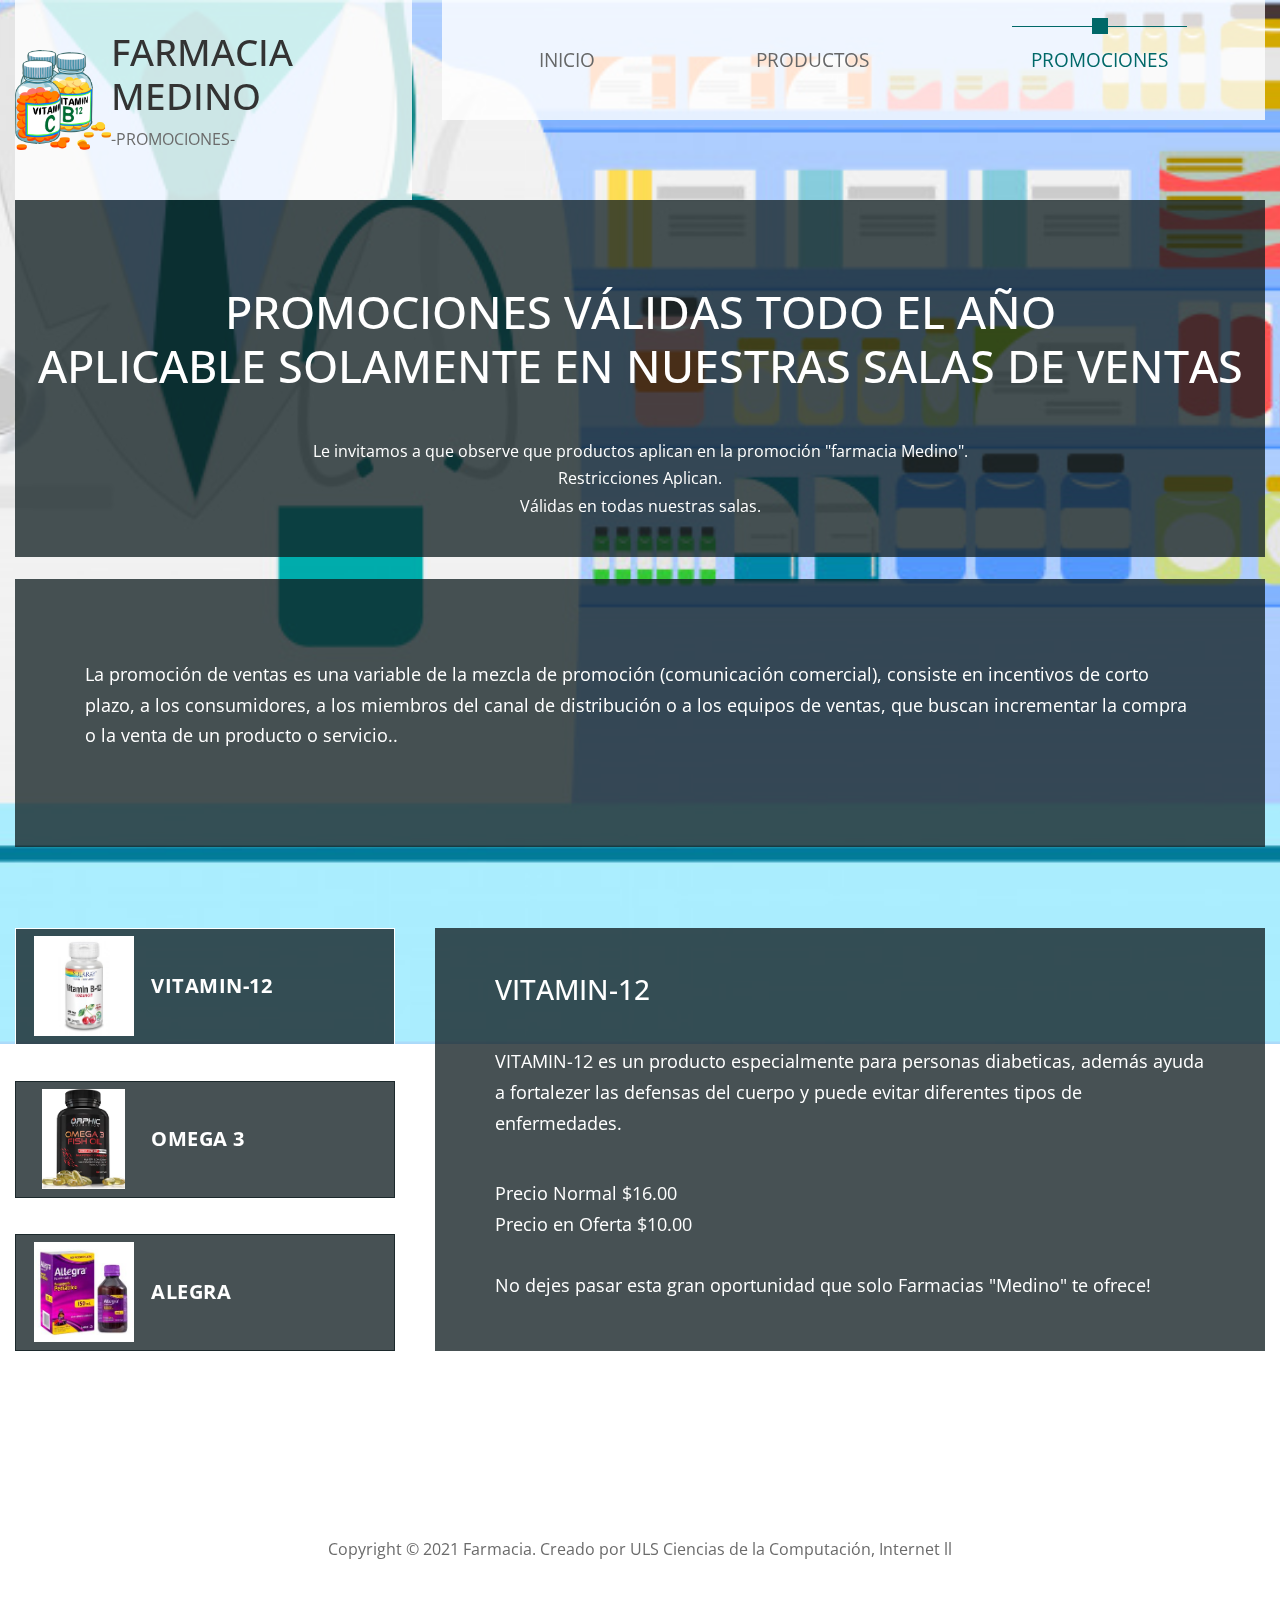
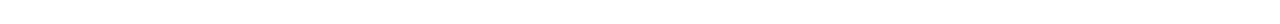
<file: PROMOCIONES.html>
<!DOCTYPE html>
<html lang="es">
  <head>
    <meta charset="UTF-8" />
    <meta name="viewport" content="width=device-width, initial-scale=1.0" />
    <meta http-equiv="X-UA-Compatible" content="ie=edge" />
    <title>PROMOCIONES</title>

    <link rel="stylesheet" href="https://fonts.googleapis.com/css?family=Open+Sans:400,600" />
    <link rel="stylesheet" href="css/all.min.css" />
    <link rel="stylesheet" href="css/bootstrap.min.css" />
    <link rel="stylesheet" href="css/templatemo-style.css" />
  </head>
<!--
Parallo Template
https://templatemo.com/tm-534-parallo
-->
  <body id="promocionesPage">
    <div class="parallax-window" data-parallax="scroll" data-image-src="img/index.jpg">
      <div class="container-fluid">
        <div class="row">
          <div class="col-lg-4 col-11">
            <div class="tm-brand-container tm-bg-white-transparent">
              <img src="img/vitaminas.png" width="100" height="100" alt="">
              <div class="tm-brand-texts">
                <h1 class="text-uppercase tm-brand-name">FARMACIA MEDINO</h1>
                <p class="small">-PROMOCIONES-</p>
              </div>
            </div>
          </div>
          <div class="col-lg-8 col-1">
            <div class="tm-nav">
              <nav class="navbar navbar-expand-lg navbar-light tm-bg-white-transparent tm-navbar">

                <button
                  class="navbar-toggler"
                  type="button"
                  data-toggle="collapse"
                  data-target="#navbarNav"
                  aria-controls="navbarNav"
                  aria-expanded="false"
                  aria-label="Toggle navigation">
                  <span class="navbar-toggler-icon"></span>
                </button>
                <div class="collapse navbar-collapse" id="navbarNav">
                  <ul class="navbar-nav">
                    <li class="nav-item">
                      <div class="tm-nav-link-highlight"></div>
                      <a class="nav-link" href="index.html"
                        >INICIO</a
                      >
                    </li>
                    <li class="nav-item">
                      <div class="tm-nav-link-highlight"></div>
                      <a class="nav-link" href="PRODUCTOS.html">PRODUCTOS</a>
                    </li>
                    <li class="nav-item green-highlight active">
                      <div class="tm-nav-link-highlight"></div>
                      <a class="nav-link" href="#">PROMOCIONES <span class="sr-only">(current)</span></a>
                    </li>
                   
                  </ul>
                </div>
              </nav>
            </div>
          </div>
        </div>

        <!-- Services header -->
        <section class="row" id="tmServices">
          <div class="col-12">

                 <div class="tm-bg-black-transparent text-center tm-services-header">
                    <h2 class="text-uppercase tm-services-page-title">PROMOCIONES VÁLIDAS TODO EL AÑO<br>
                    APLICABLE SOLAMENTE EN NUESTRAS SALAS DE VENTAS</h2>
                    <p class="tm-services-description mb-0 small">
                        Le invitamos a que observe que productos aplican en la promoción "farmacia Medino". <br>
                        Restricciones Aplican.<br>
                        Válidas en todas nuestras salas.    
                    </p>
                </div>
            </div>  

          <div class="col-12">
            <div class="tm-bg-black-transparent tm-services-detail-box">
                <p>
                    La promoción de ventas es una variable de la mezcla de promoción (comunicación comercial), consiste en incentivos de corto plazo, a los consumidores, a los miembros del canal de distribución o a los equipos de ventas, que buscan incrementar la compra o la venta de un producto o servicio..
                </p>
            </div>
          </div> 

          <div class="col-12 tm-tabs-container">
              <div class="tm-tab-links">
                    <ul class="tabs clearfix" data-tabgroup="first-tab-group">
                        <li><a href="#tab1" class="active">
                            <div class="icon-wrap"><img src="img/anemiaJPG.jpg"  whidth="100px" height="100px" alt=""></div>
                            VITAMIN-12                       
                        </a></li>
                        <li><a href="#tab2" class="">
                            <div class="icon-wrap"><img src="img/omegaJPG.jpg"  whidth="100px" height="100px" alt=""></div>
                            OMEGA 3            
                        </a></li>
                        <li><a href="#tab3" class="">
                            <div class="icon-wrap"><img src="img/allegra.jpg"  whidth="100px" height="100px" alt=""></div>
                             ALEGRA             
                        </a></li>                    
                    </ul>
                </div>  
                <div class="tm-tab-contents">
                    <div id="first-tab-group" class="tabgroup">
                        <div id="tab1">                            
                            <div class="text-content">
                                <h3 class="tm-service-tab-title">VITAMIN-12</h3>
                                <p class="tm-service-tab-p">VITAMIN-12 es un producto especialmente para personas diabeticas, además ayuda a fortalezer
                                  las defensas del cuerpo y puede evitar diferentes tipos de enfermedades.
                                </p>                            
                                <p class="mb-0">
                                    Precio Normal $16.00 <br>
                                    Precio en Oferta $10.00
                                    <br>
                                    <br>
                                    No dejes pasar esta gran oportunidad que solo Farmacias "Medino" te ofrece!

                                </p>
                            </div>
                        </div>
                        <div id="tab2">
                            <div class="text-content">
                                <h3 class="tm-service-tab-title">OMEGA 3</h3>
                                <p class="tm-service-tab-p">OMEGA 3 es el medicamento para el cuidado del corazón y los vasos sanguineos, reduce los triglicéridos,
                                  reduce y disminuye la acumulacion de grasa y colesterol además ayuda a bajar ligeramente la presión arterial.                              
                                </p>                            
                                <p class="mb-0">
                                    Precio Normal $31.00 <br>
                                    Precio en Oferta $25.00 
                                    <br>
                                    <br>
                                    No dejes pasar esta gran oportunidad que solo Farmacias "Medino" te ofrece!  
                                </p>
                            </div>
                        </div>
                        <div id="tab3">
                            <div class="text-content">
                                <h3 class="tm-service-tab-title">ALEGRA</h3>
                                <p class="tm-service-tab-p">ALEGRA es el medicamento especial para todo tipo de alergias ya sean las causadas por un medicamento
                                  o por el cambio de clima. Es util para niños mayores de 2 años en adelante y personas adultas con este tipo de padesimientos.
                                </p>                            
                                <p class="mb-0">
                                    Precio Normal $7.50
                                    <br>
                                    Precio en Oferta $5.00 
                                    <br>
                                    <br>
                                    No dejes pasar esta gran oportunidad que solo Farmacias "Medino" te ofrece!  
                                </p>
                            </div>
                        </div>

                    </div>
                </div>

            </div>     
        </section>

        <!-- Page footer -->
        <footer class="row">
          <p class="col-12 text-Black text-center tm-copyright-text tm-bg-white-transparent">
            Copyright &copy; 2021 Farmacia. 
            Creado por ULS Ciencias de la Computación, Internet ll </a>
          </p>
        </footer>
      </div>
      <!-- .container-fluid -->
    </div>

    <script src="js/jquery.min.js"></script>
    <script src="js/parallax.min.js"></script>
    <script src="js/bootstrap.min.js"></script>
    <script>
        $(function(){
            $('.tabgroup > div').hide();
            $('.tabgroup > div:first-of-type').show();  
            $('.tabs a').click(function(e){
              e.preventDefault();
              var $this = $(this),
                  tabgroup = '#'+$this.parents('.tabs').data('tabgroup'),
                  others = $this.closest('li').siblings().children('a'),
                  target = $this.attr('href');
              others.removeClass('active');
              $this.addClass('active');
              $(tabgroup).children('div').hide();
              $(target).show();

              // Scroll to tab content (for mobile)
              if($(window).width() < 992) {
                  $('html, body').animate({
                      scrollTop: $("#first-tab-group").offset().top
                  }, 200);    
              }              
            })  
        });
        
    </script>
  </body>
</html>
</file>
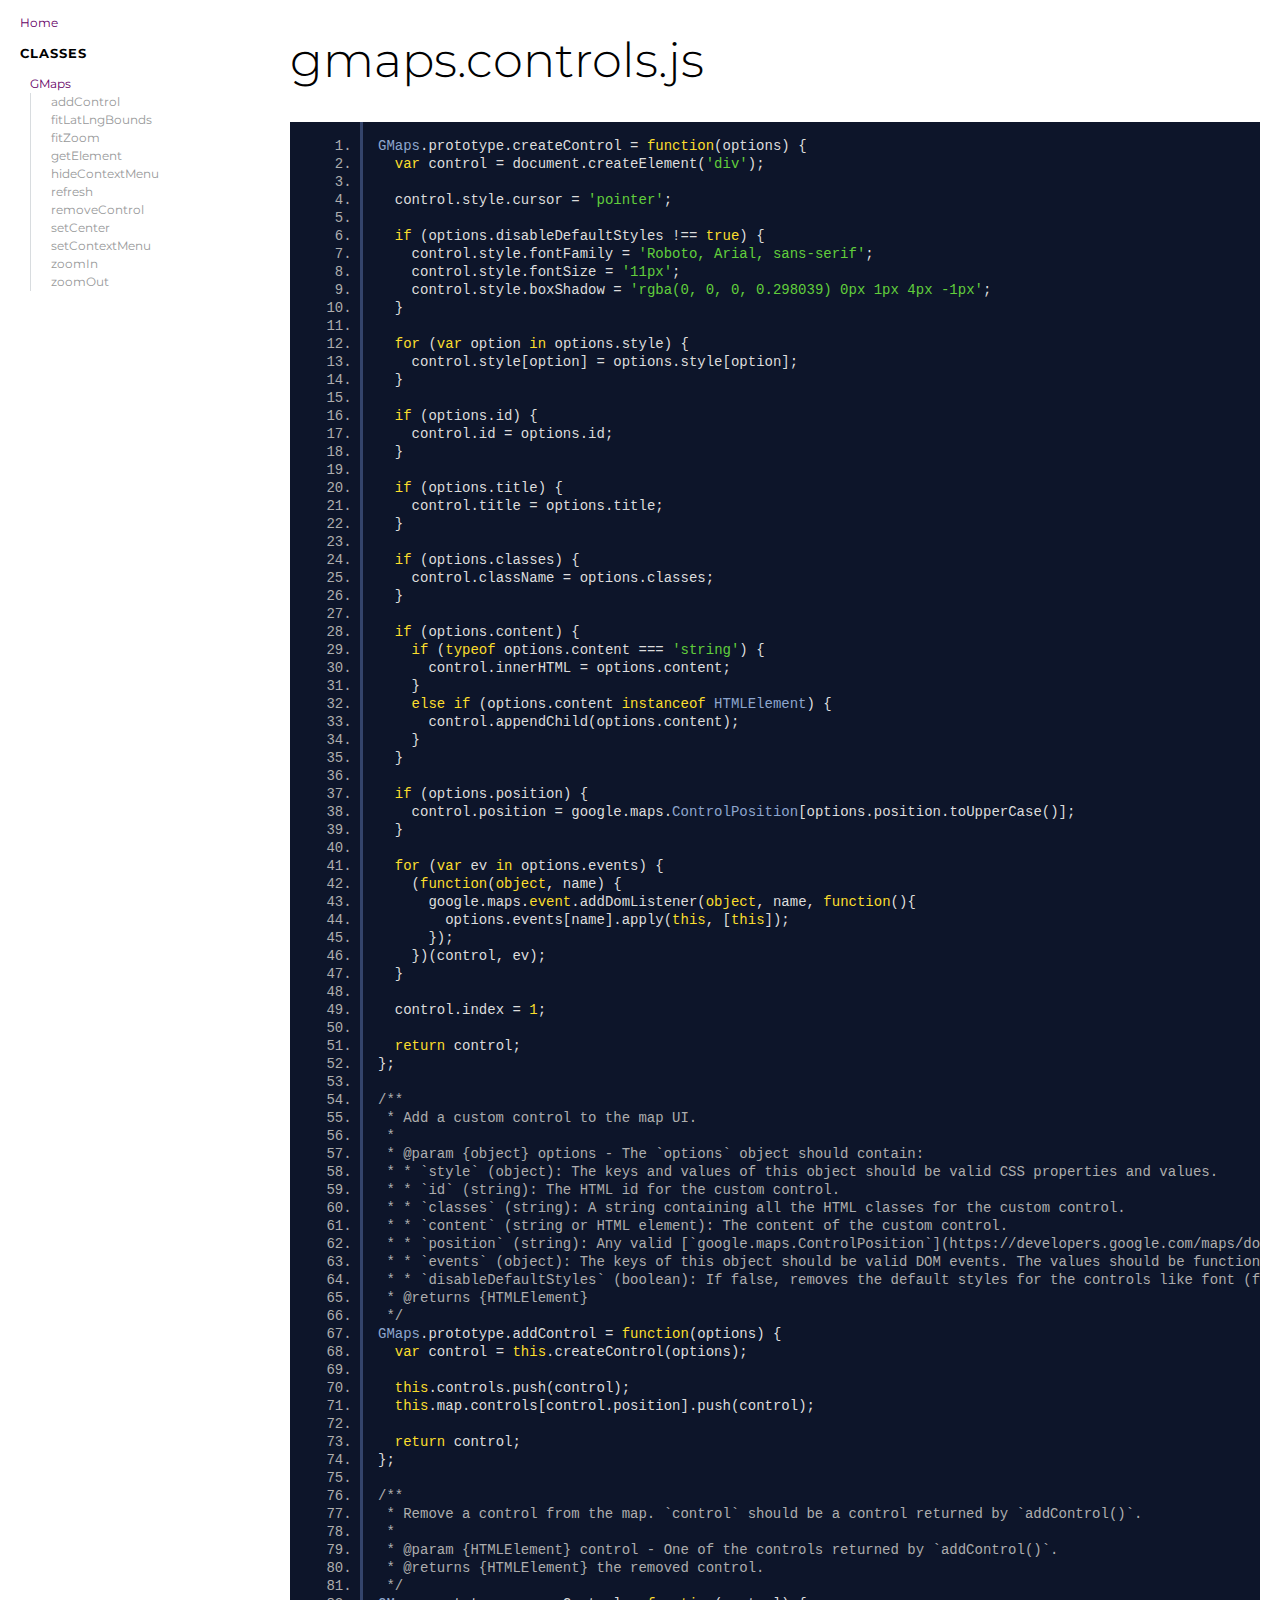
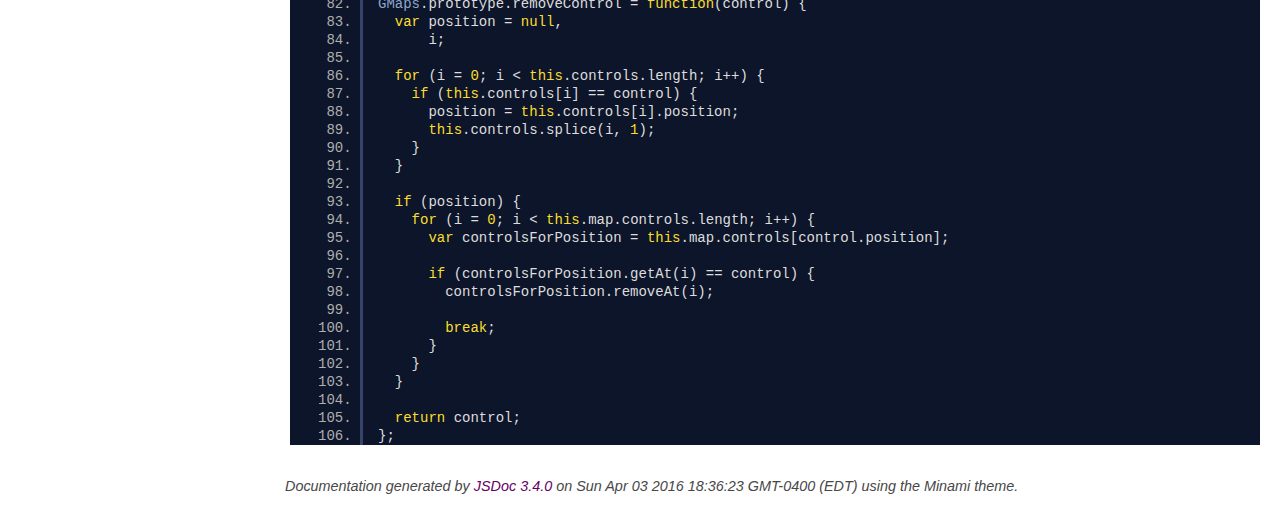
<file: maps/hpneo-gmaps-9f8d64c/docs/gmaps.controls.js.html>
<!DOCTYPE html>
<html lang="en">
<head>
    <meta charset="utf-8">
    <title>gmaps.controls.js - Documentation</title>

    <script src="scripts/prettify/prettify.js"></script>
    <script src="scripts/prettify/lang-css.js"></script>
    <!--[if lt IE 9]>
      <script src="//html5shiv.googlecode.com/svn/trunk/html5.js"></script>
    <![endif]-->
    <link type="text/css" rel="stylesheet" href="https://code.ionicframework.com/ionicons/2.0.1/css/ionicons.min.css">
    <link type="text/css" rel="stylesheet" href="styles/prettify.css">
    <link type="text/css" rel="stylesheet" href="styles/jsdoc.css">
</head>
<body>

<input type="checkbox" id="nav-trigger" class="nav-trigger" />
<label for="nav-trigger" class="navicon-button x">
  <div class="navicon"></div>
</label>

<label for="nav-trigger" class="overlay"></label>

<nav>
    <h2><a href="index.html">Home</a></h2><h3>Classes</h3><ul><li><a href="GMaps.html">GMaps</a><ul class='methods'><li data-type='method'><a href="GMaps.html#addControl">addControl</a></li><li data-type='method'><a href="GMaps.html#fitLatLngBounds">fitLatLngBounds</a></li><li data-type='method'><a href="GMaps.html#fitZoom">fitZoom</a></li><li data-type='method'><a href="GMaps.html#getElement">getElement</a></li><li data-type='method'><a href="GMaps.html#hideContextMenu">hideContextMenu</a></li><li data-type='method'><a href="GMaps.html#refresh">refresh</a></li><li data-type='method'><a href="GMaps.html#removeControl">removeControl</a></li><li data-type='method'><a href="GMaps.html#setCenter">setCenter</a></li><li data-type='method'><a href="GMaps.html#setContextMenu">setContextMenu</a></li><li data-type='method'><a href="GMaps.html#zoomIn">zoomIn</a></li><li data-type='method'><a href="GMaps.html#zoomOut">zoomOut</a></li></ul></li></ul>
</nav>

<div id="main">
    
    <h1 class="page-title">gmaps.controls.js</h1>
    

    



    
    <section>
        <article>
            <pre class="prettyprint source linenums"><code>GMaps.prototype.createControl = function(options) {
  var control = document.createElement('div');

  control.style.cursor = 'pointer';

  if (options.disableDefaultStyles !== true) {
    control.style.fontFamily = 'Roboto, Arial, sans-serif';
    control.style.fontSize = '11px';
    control.style.boxShadow = 'rgba(0, 0, 0, 0.298039) 0px 1px 4px -1px';
  }

  for (var option in options.style) {
    control.style[option] = options.style[option];
  }

  if (options.id) {
    control.id = options.id;
  }

  if (options.title) {
    control.title = options.title;
  }

  if (options.classes) {
    control.className = options.classes;
  }

  if (options.content) {
    if (typeof options.content === 'string') {
      control.innerHTML = options.content;
    }
    else if (options.content instanceof HTMLElement) {
      control.appendChild(options.content);
    }
  }

  if (options.position) {
    control.position = google.maps.ControlPosition[options.position.toUpperCase()];
  }

  for (var ev in options.events) {
    (function(object, name) {
      google.maps.event.addDomListener(object, name, function(){
        options.events[name].apply(this, [this]);
      });
    })(control, ev);
  }

  control.index = 1;

  return control;
};

/**
 * Add a custom control to the map UI.
 *
 * @param {object} options - The `options` object should contain:
 * * `style` (object): The keys and values of this object should be valid CSS properties and values.
 * * `id` (string): The HTML id for the custom control.
 * * `classes` (string): A string containing all the HTML classes for the custom control.
 * * `content` (string or HTML element): The content of the custom control.
 * * `position` (string): Any valid [`google.maps.ControlPosition`](https://developers.google.com/maps/documentation/javascript/controls#ControlPositioning) value, in lower or upper case.
 * * `events` (object): The keys of this object should be valid DOM events. The values should be functions.
 * * `disableDefaultStyles` (boolean): If false, removes the default styles for the controls like font (family and size), and box shadow.
 * @returns {HTMLElement}
 */
GMaps.prototype.addControl = function(options) {
  var control = this.createControl(options);

  this.controls.push(control);
  this.map.controls[control.position].push(control);

  return control;
};

/**
 * Remove a control from the map. `control` should be a control returned by `addControl()`.
 *
 * @param {HTMLElement} control - One of the controls returned by `addControl()`.
 * @returns {HTMLElement} the removed control.
 */
GMaps.prototype.removeControl = function(control) {
  var position = null,
      i;

  for (i = 0; i &lt; this.controls.length; i++) {
    if (this.controls[i] == control) {
      position = this.controls[i].position;
      this.controls.splice(i, 1);
    }
  }

  if (position) {
    for (i = 0; i &lt; this.map.controls.length; i++) {
      var controlsForPosition = this.map.controls[control.position];

      if (controlsForPosition.getAt(i) == control) {
        controlsForPosition.removeAt(i);

        break;
      }
    }
  }

  return control;
};
</code></pre>
        </article>
    </section>




</div>

<br class="clear">

<footer>
    Documentation generated by <a href="https://github.com/jsdoc3/jsdoc">JSDoc 3.4.0</a> on Sun Apr 03 2016 18:36:23 GMT-0400 (EDT) using the Minami theme.
</footer>

<script>prettyPrint();</script>
<script src="scripts/linenumber.js"></script>
</body>
</html>
</file>
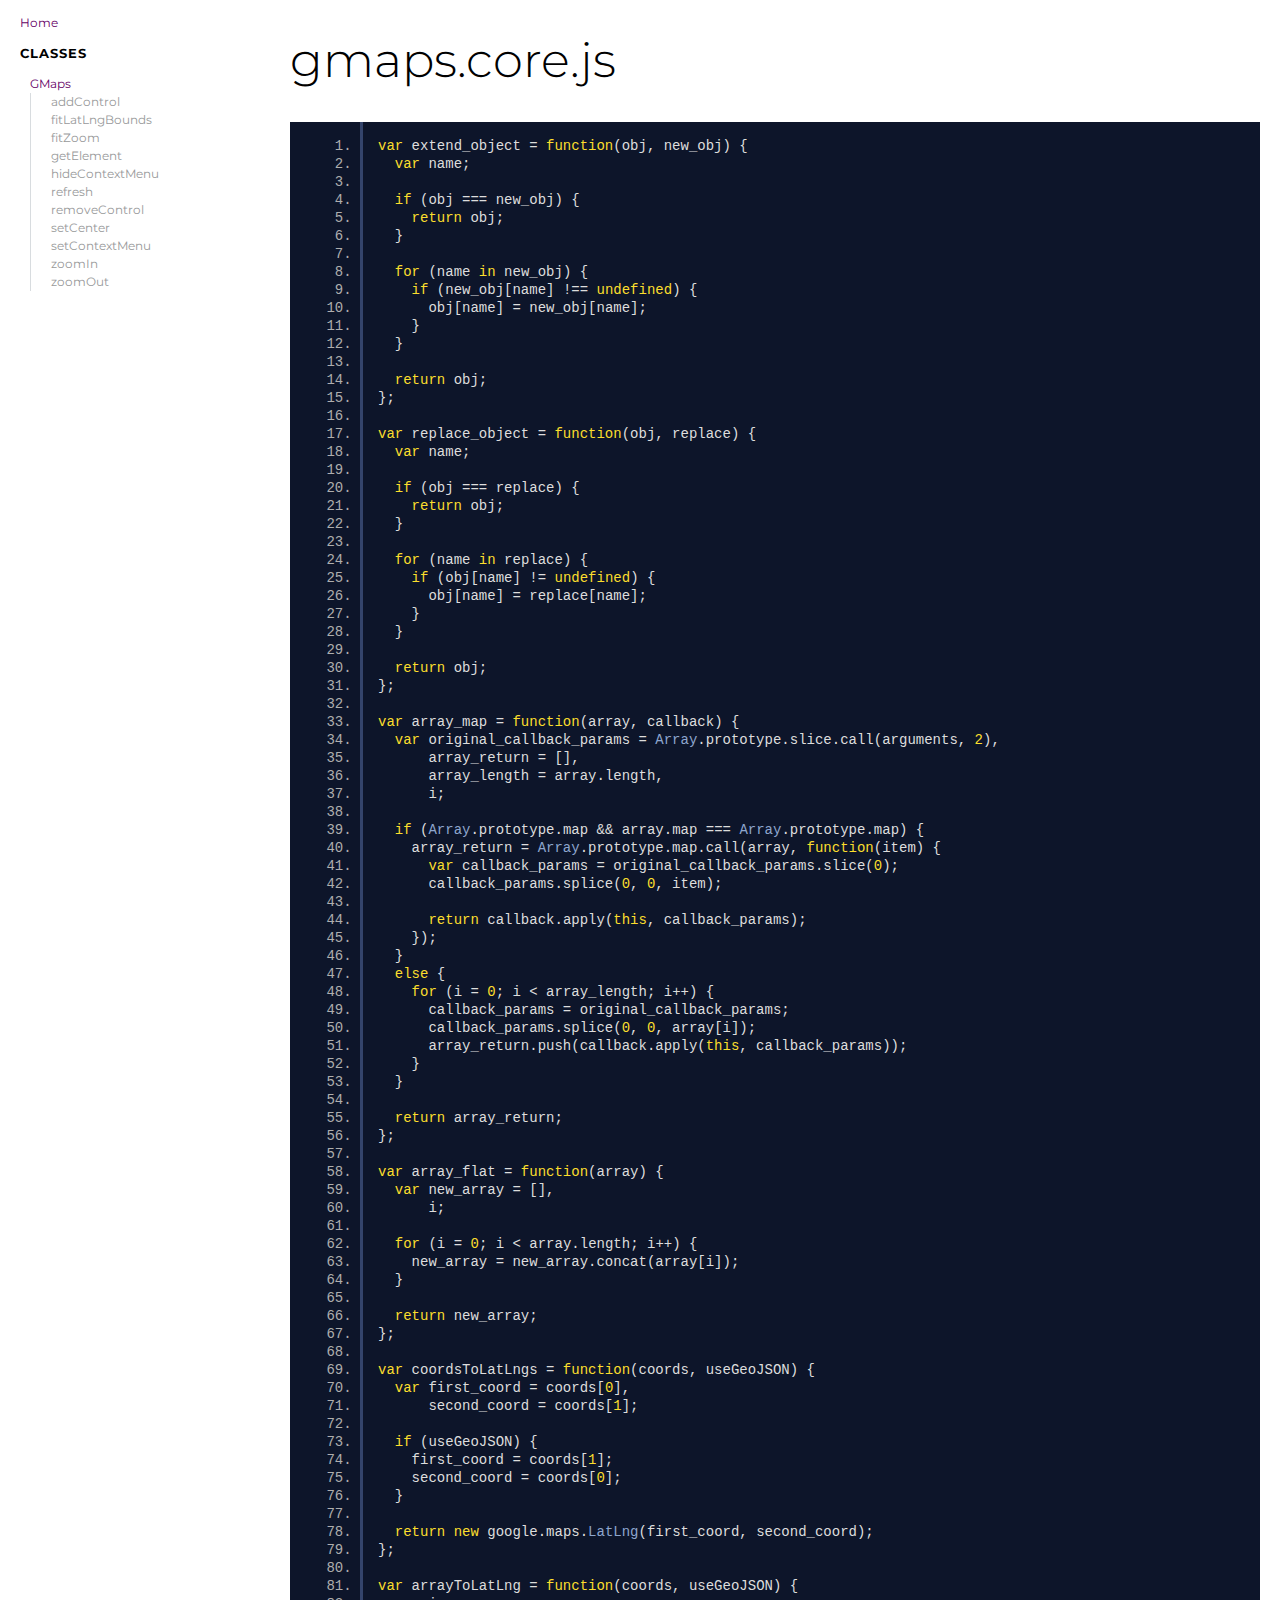
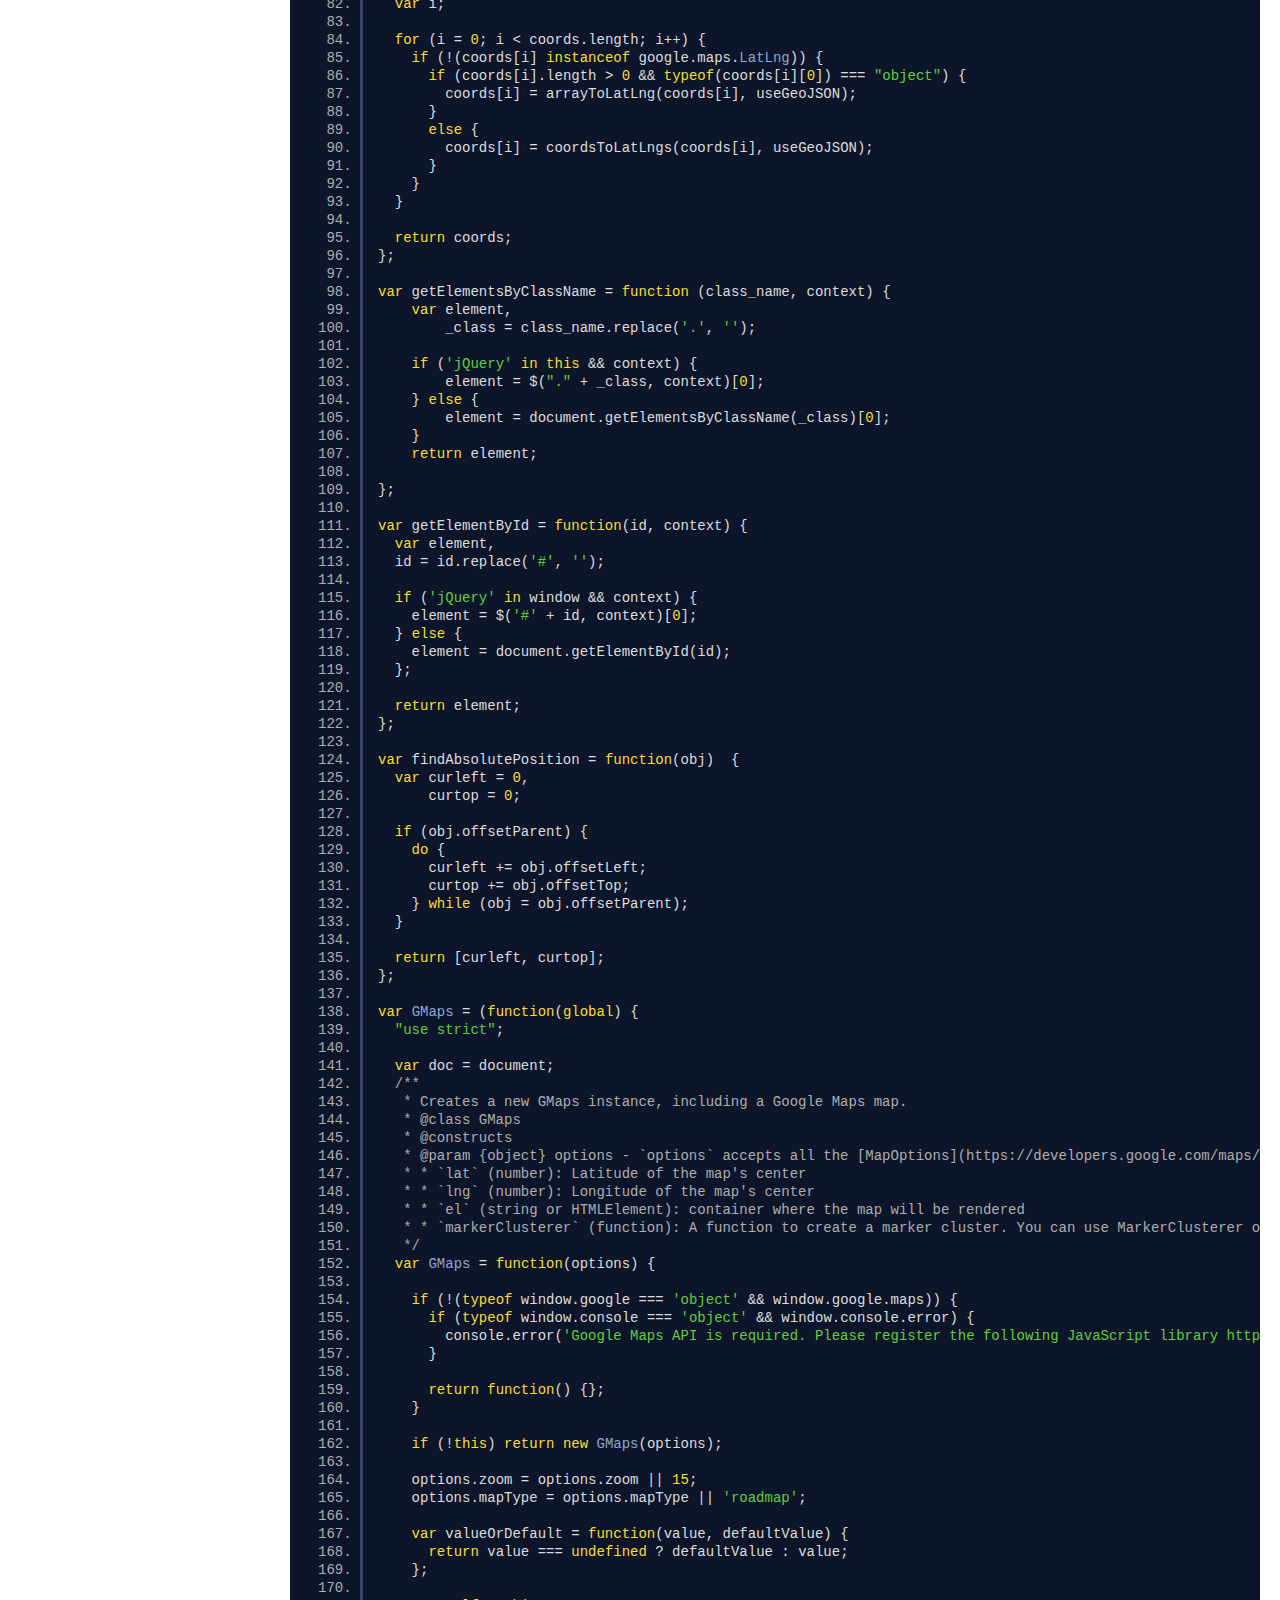
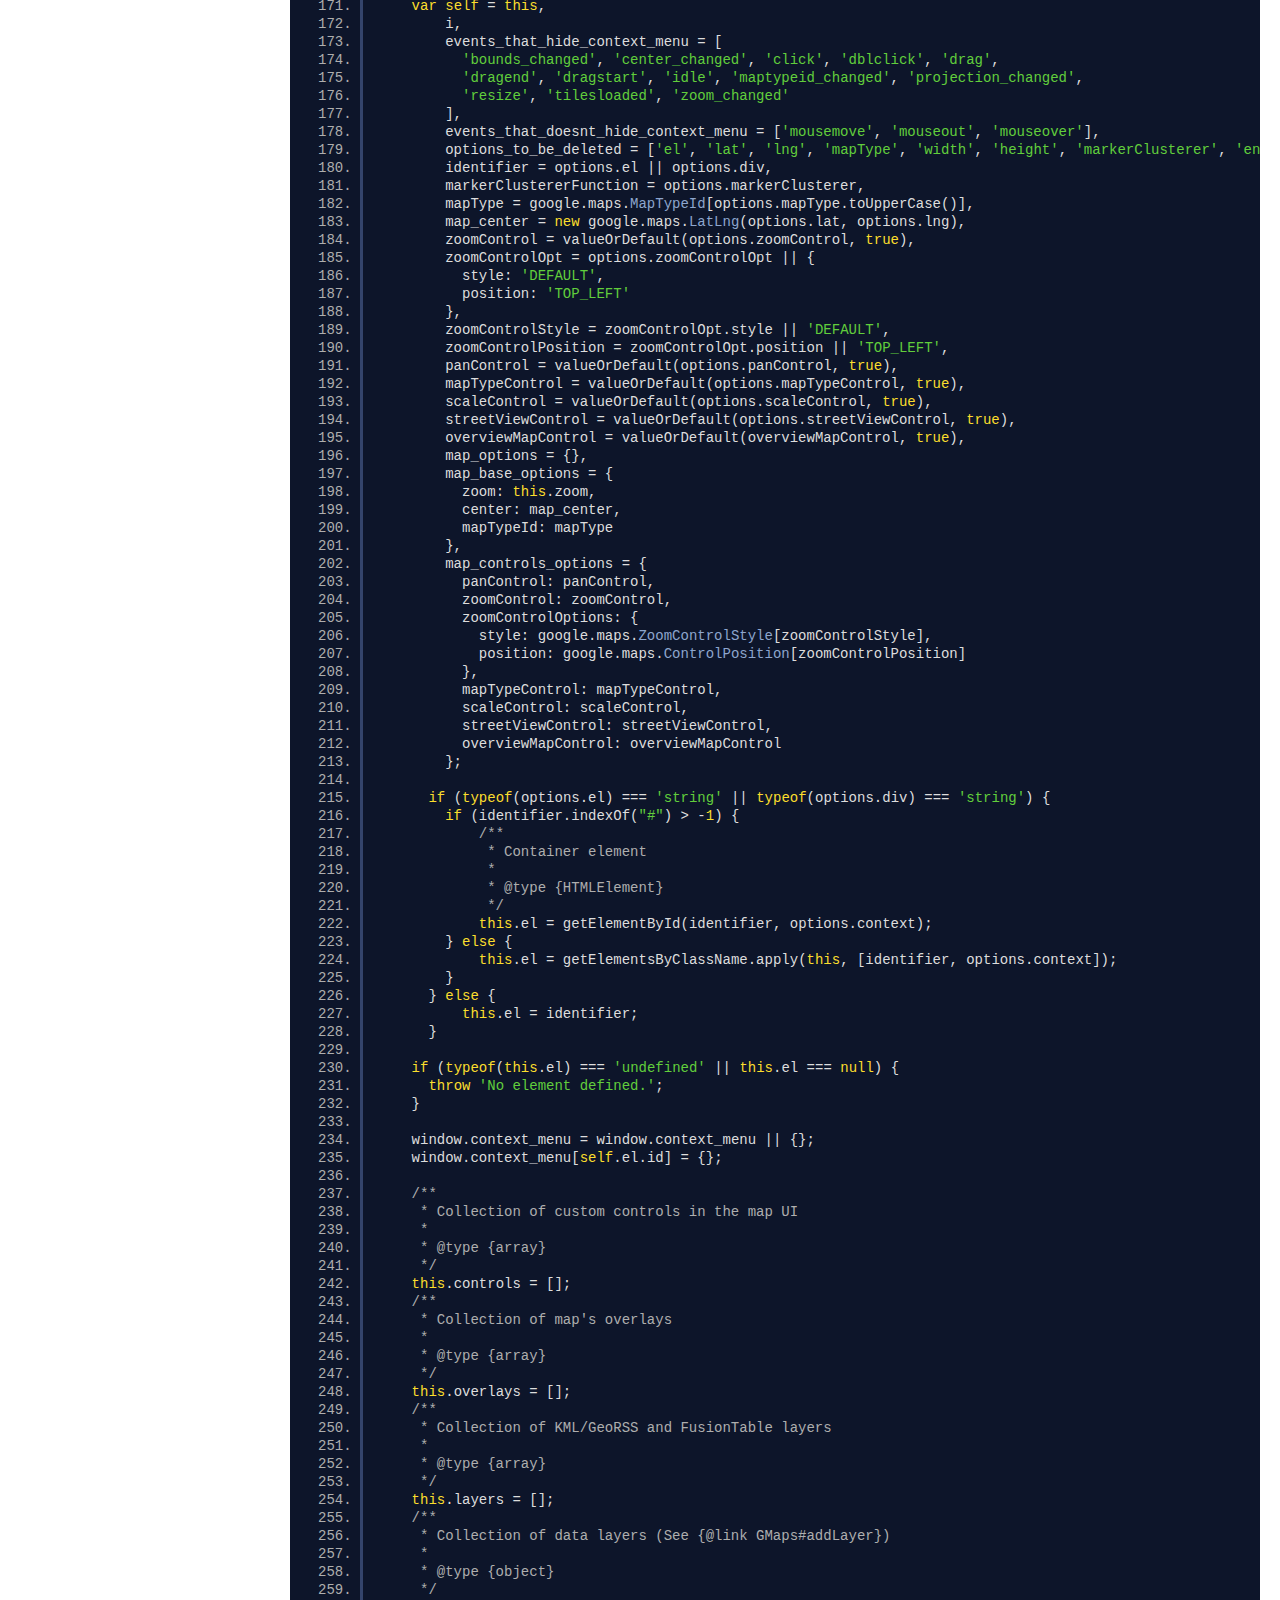
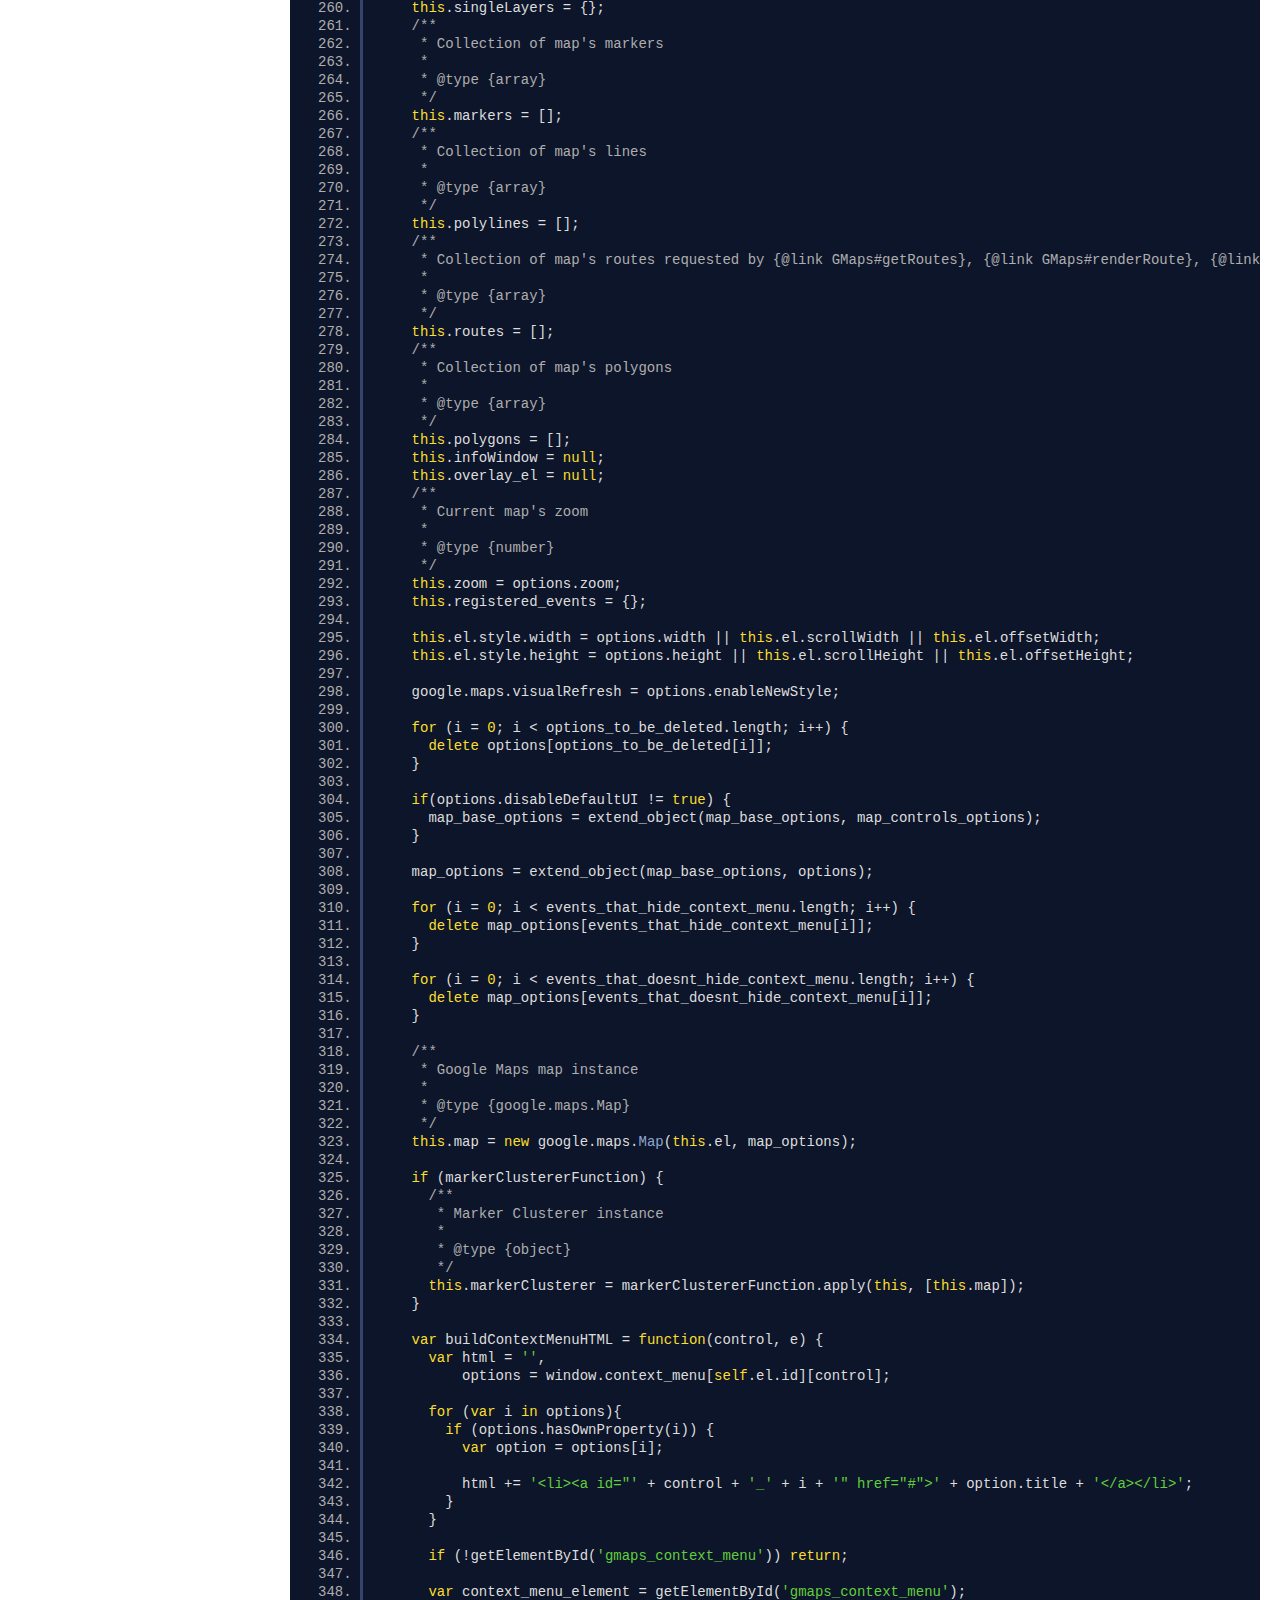
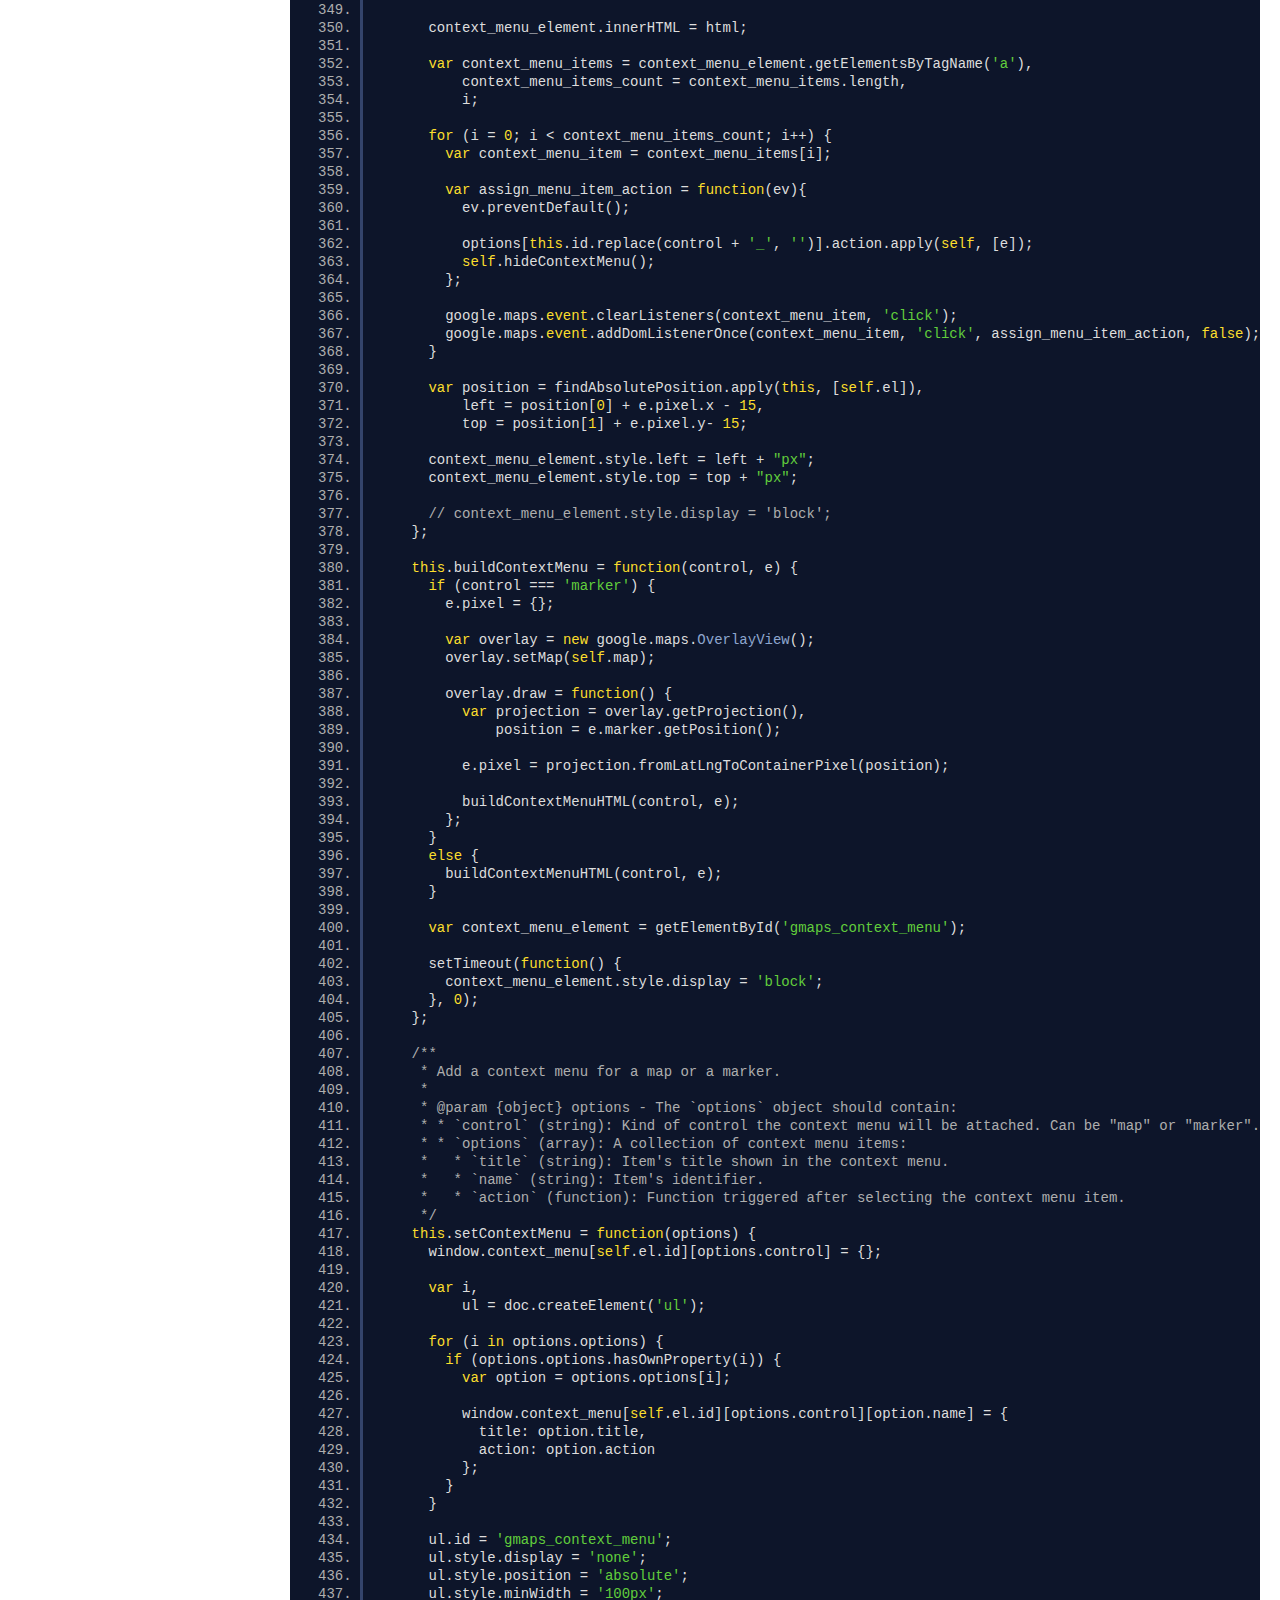
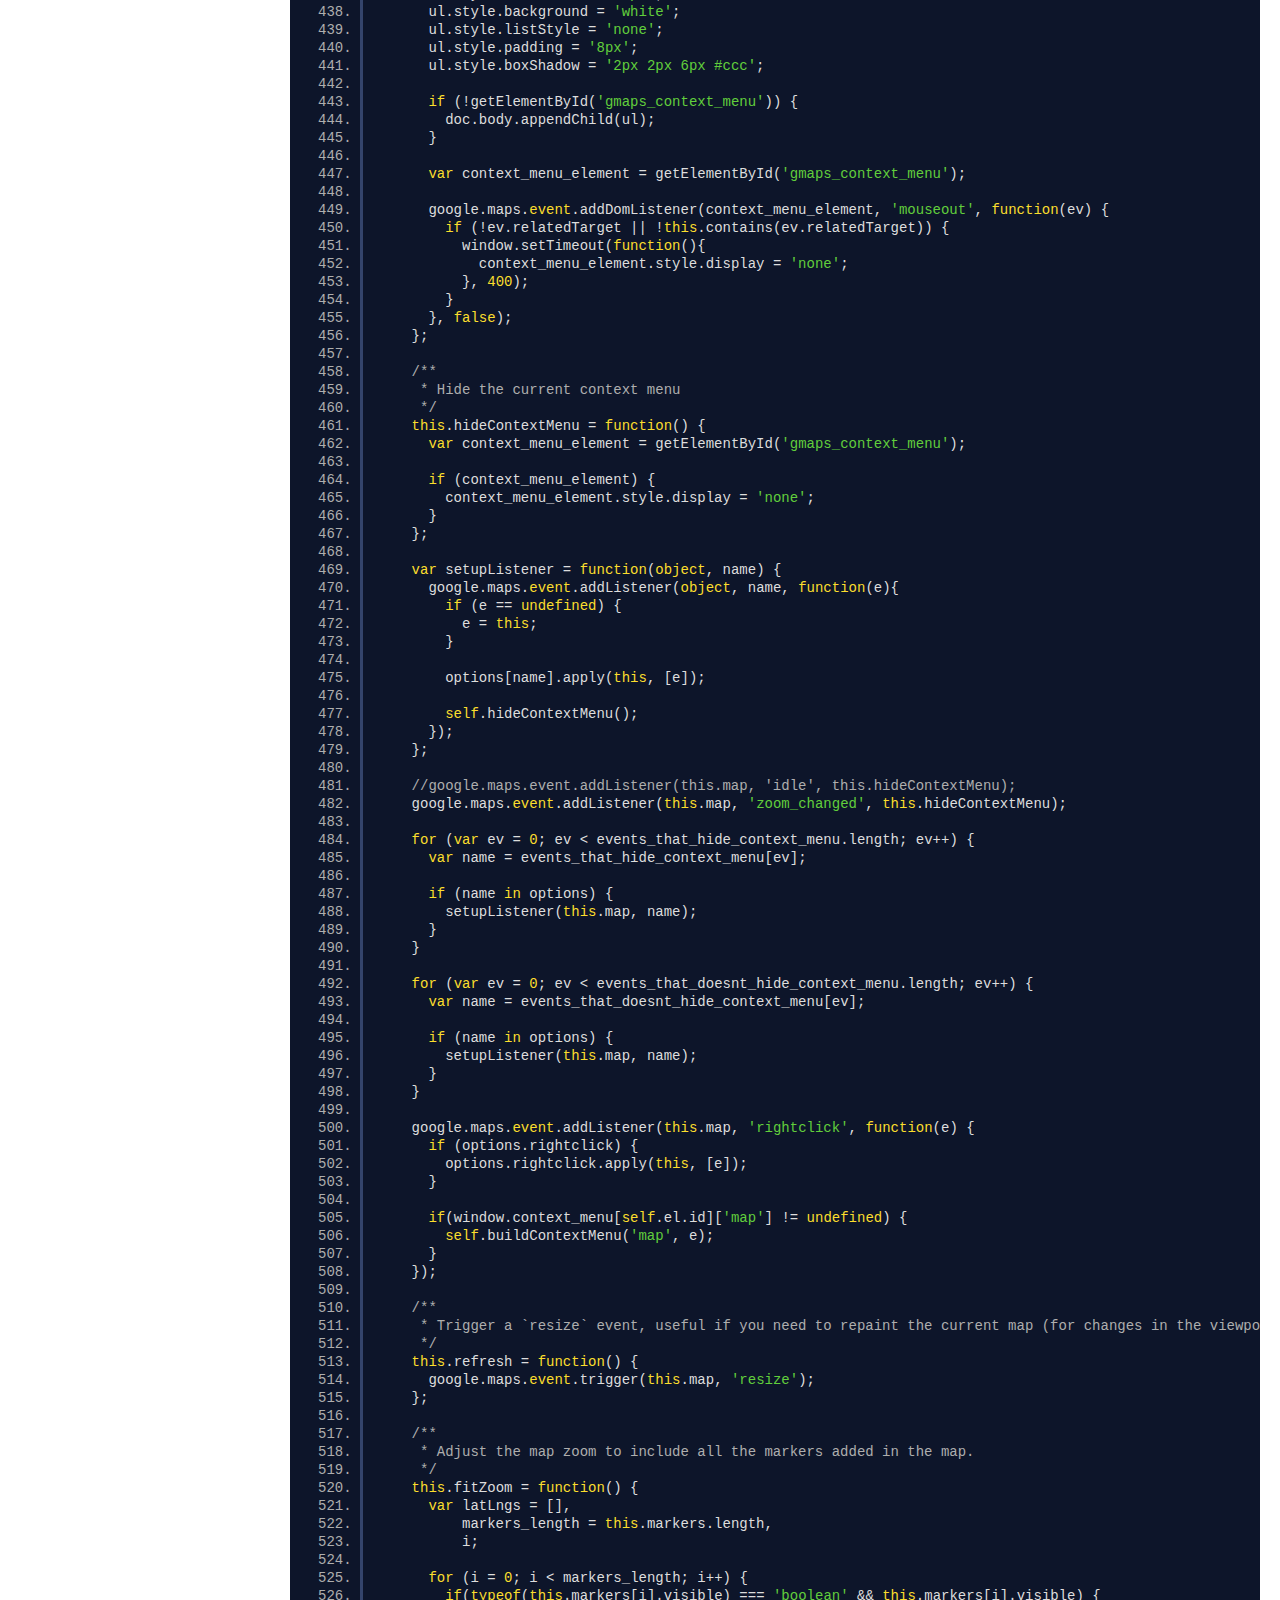
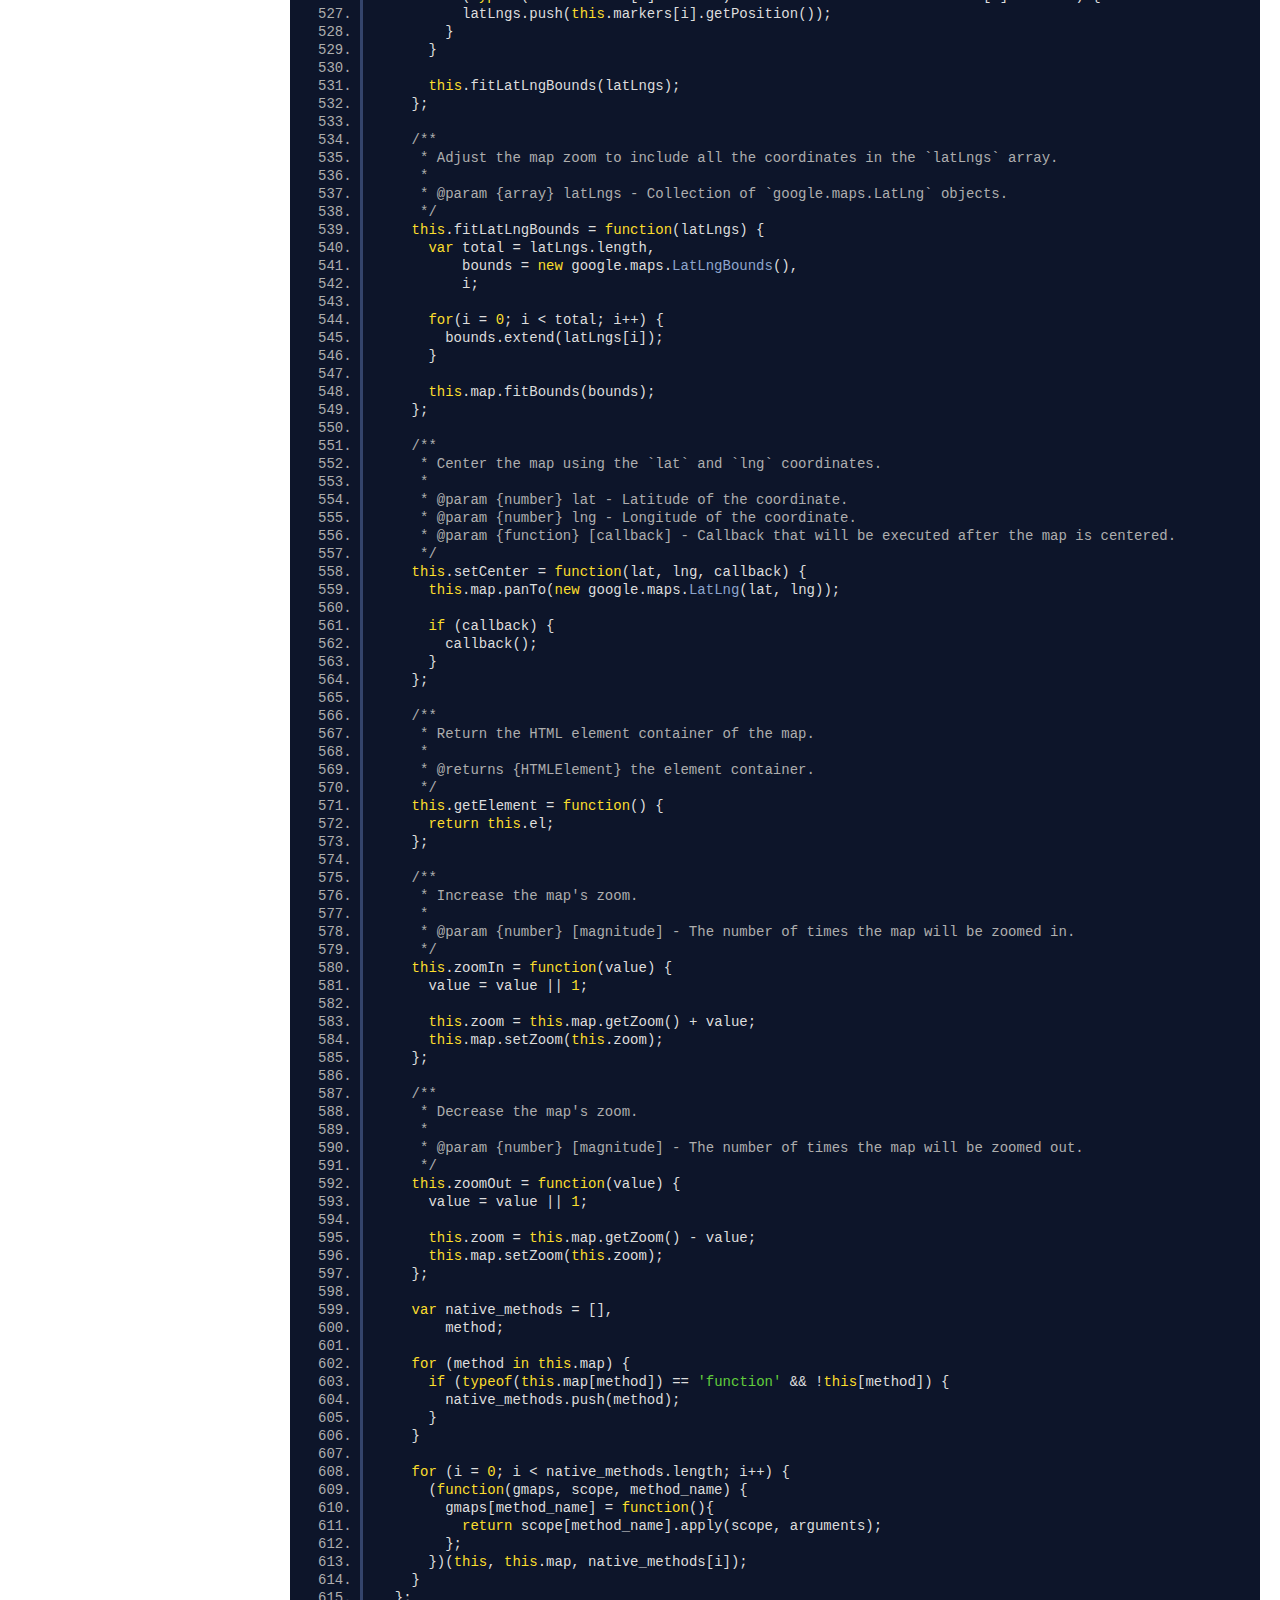
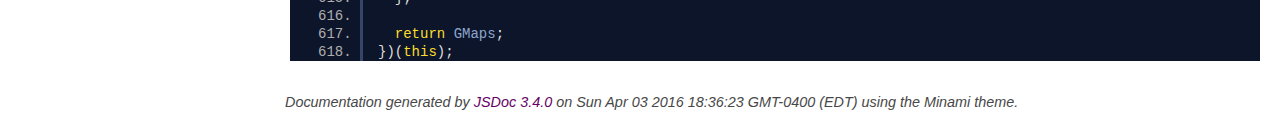
<file: maps/hpneo-gmaps-9f8d64c/docs/gmaps.core.js.html>
<!DOCTYPE html>
<html lang="en">
<head>
    <meta charset="utf-8">
    <title>gmaps.core.js - Documentation</title>

    <script src="scripts/prettify/prettify.js"></script>
    <script src="scripts/prettify/lang-css.js"></script>
    <!--[if lt IE 9]>
      <script src="//html5shiv.googlecode.com/svn/trunk/html5.js"></script>
    <![endif]-->
    <link type="text/css" rel="stylesheet" href="https://code.ionicframework.com/ionicons/2.0.1/css/ionicons.min.css">
    <link type="text/css" rel="stylesheet" href="styles/prettify.css">
    <link type="text/css" rel="stylesheet" href="styles/jsdoc.css">
</head>
<body>

<input type="checkbox" id="nav-trigger" class="nav-trigger" />
<label for="nav-trigger" class="navicon-button x">
  <div class="navicon"></div>
</label>

<label for="nav-trigger" class="overlay"></label>

<nav>
    <h2><a href="index.html">Home</a></h2><h3>Classes</h3><ul><li><a href="GMaps.html">GMaps</a><ul class='methods'><li data-type='method'><a href="GMaps.html#addControl">addControl</a></li><li data-type='method'><a href="GMaps.html#fitLatLngBounds">fitLatLngBounds</a></li><li data-type='method'><a href="GMaps.html#fitZoom">fitZoom</a></li><li data-type='method'><a href="GMaps.html#getElement">getElement</a></li><li data-type='method'><a href="GMaps.html#hideContextMenu">hideContextMenu</a></li><li data-type='method'><a href="GMaps.html#refresh">refresh</a></li><li data-type='method'><a href="GMaps.html#removeControl">removeControl</a></li><li data-type='method'><a href="GMaps.html#setCenter">setCenter</a></li><li data-type='method'><a href="GMaps.html#setContextMenu">setContextMenu</a></li><li data-type='method'><a href="GMaps.html#zoomIn">zoomIn</a></li><li data-type='method'><a href="GMaps.html#zoomOut">zoomOut</a></li></ul></li></ul>
</nav>

<div id="main">
    
    <h1 class="page-title">gmaps.core.js</h1>
    

    



    
    <section>
        <article>
            <pre class="prettyprint source linenums"><code>var extend_object = function(obj, new_obj) {
  var name;

  if (obj === new_obj) {
    return obj;
  }

  for (name in new_obj) {
    if (new_obj[name] !== undefined) {
      obj[name] = new_obj[name];
    }
  }

  return obj;
};

var replace_object = function(obj, replace) {
  var name;

  if (obj === replace) {
    return obj;
  }

  for (name in replace) {
    if (obj[name] != undefined) {
      obj[name] = replace[name];
    }
  }

  return obj;
};

var array_map = function(array, callback) {
  var original_callback_params = Array.prototype.slice.call(arguments, 2),
      array_return = [],
      array_length = array.length,
      i;

  if (Array.prototype.map &amp;&amp; array.map === Array.prototype.map) {
    array_return = Array.prototype.map.call(array, function(item) {
      var callback_params = original_callback_params.slice(0);
      callback_params.splice(0, 0, item);

      return callback.apply(this, callback_params);
    });
  }
  else {
    for (i = 0; i &lt; array_length; i++) {
      callback_params = original_callback_params;
      callback_params.splice(0, 0, array[i]);
      array_return.push(callback.apply(this, callback_params));
    }
  }

  return array_return;
};

var array_flat = function(array) {
  var new_array = [],
      i;

  for (i = 0; i &lt; array.length; i++) {
    new_array = new_array.concat(array[i]);
  }

  return new_array;
};

var coordsToLatLngs = function(coords, useGeoJSON) {
  var first_coord = coords[0],
      second_coord = coords[1];

  if (useGeoJSON) {
    first_coord = coords[1];
    second_coord = coords[0];
  }

  return new google.maps.LatLng(first_coord, second_coord);
};

var arrayToLatLng = function(coords, useGeoJSON) {
  var i;

  for (i = 0; i &lt; coords.length; i++) {
    if (!(coords[i] instanceof google.maps.LatLng)) {
      if (coords[i].length > 0 &amp;&amp; typeof(coords[i][0]) === "object") {
        coords[i] = arrayToLatLng(coords[i], useGeoJSON);
      }
      else {
        coords[i] = coordsToLatLngs(coords[i], useGeoJSON);
      }
    }
  }

  return coords;
};

var getElementsByClassName = function (class_name, context) {
    var element,
        _class = class_name.replace('.', '');

    if ('jQuery' in this &amp;&amp; context) {
        element = $("." + _class, context)[0];
    } else {
        element = document.getElementsByClassName(_class)[0];
    }
    return element;

};

var getElementById = function(id, context) {
  var element,
  id = id.replace('#', '');

  if ('jQuery' in window &amp;&amp; context) {
    element = $('#' + id, context)[0];
  } else {
    element = document.getElementById(id);
  };

  return element;
};

var findAbsolutePosition = function(obj)  {
  var curleft = 0,
      curtop = 0;

  if (obj.offsetParent) {
    do {
      curleft += obj.offsetLeft;
      curtop += obj.offsetTop;
    } while (obj = obj.offsetParent);
  }

  return [curleft, curtop];
};

var GMaps = (function(global) {
  "use strict";

  var doc = document;
  /**
   * Creates a new GMaps instance, including a Google Maps map.
   * @class GMaps
   * @constructs
   * @param {object} options - `options` accepts all the [MapOptions](https://developers.google.com/maps/documentation/javascript/reference#MapOptions) and [events](https://developers.google.com/maps/documentation/javascript/reference#Map) listed in the Google Maps API. Also accepts:
   * * `lat` (number): Latitude of the map's center
   * * `lng` (number): Longitude of the map's center
   * * `el` (string or HTMLElement): container where the map will be rendered
   * * `markerClusterer` (function): A function to create a marker cluster. You can use MarkerClusterer or MarkerClustererPlus.
   */
  var GMaps = function(options) {

    if (!(typeof window.google === 'object' &amp;&amp; window.google.maps)) {
      if (typeof window.console === 'object' &amp;&amp; window.console.error) {
        console.error('Google Maps API is required. Please register the following JavaScript library https://maps.googleapis.com/maps/api/js.');
      }

      return function() {};
    }

    if (!this) return new GMaps(options);

    options.zoom = options.zoom || 15;
    options.mapType = options.mapType || 'roadmap';

    var valueOrDefault = function(value, defaultValue) {
      return value === undefined ? defaultValue : value;
    };

    var self = this,
        i,
        events_that_hide_context_menu = [
          'bounds_changed', 'center_changed', 'click', 'dblclick', 'drag',
          'dragend', 'dragstart', 'idle', 'maptypeid_changed', 'projection_changed',
          'resize', 'tilesloaded', 'zoom_changed'
        ],
        events_that_doesnt_hide_context_menu = ['mousemove', 'mouseout', 'mouseover'],
        options_to_be_deleted = ['el', 'lat', 'lng', 'mapType', 'width', 'height', 'markerClusterer', 'enableNewStyle'],
        identifier = options.el || options.div,
        markerClustererFunction = options.markerClusterer,
        mapType = google.maps.MapTypeId[options.mapType.toUpperCase()],
        map_center = new google.maps.LatLng(options.lat, options.lng),
        zoomControl = valueOrDefault(options.zoomControl, true),
        zoomControlOpt = options.zoomControlOpt || {
          style: 'DEFAULT',
          position: 'TOP_LEFT'
        },
        zoomControlStyle = zoomControlOpt.style || 'DEFAULT',
        zoomControlPosition = zoomControlOpt.position || 'TOP_LEFT',
        panControl = valueOrDefault(options.panControl, true),
        mapTypeControl = valueOrDefault(options.mapTypeControl, true),
        scaleControl = valueOrDefault(options.scaleControl, true),
        streetViewControl = valueOrDefault(options.streetViewControl, true),
        overviewMapControl = valueOrDefault(overviewMapControl, true),
        map_options = {},
        map_base_options = {
          zoom: this.zoom,
          center: map_center,
          mapTypeId: mapType
        },
        map_controls_options = {
          panControl: panControl,
          zoomControl: zoomControl,
          zoomControlOptions: {
            style: google.maps.ZoomControlStyle[zoomControlStyle],
            position: google.maps.ControlPosition[zoomControlPosition]
          },
          mapTypeControl: mapTypeControl,
          scaleControl: scaleControl,
          streetViewControl: streetViewControl,
          overviewMapControl: overviewMapControl
        };

      if (typeof(options.el) === 'string' || typeof(options.div) === 'string') {
        if (identifier.indexOf("#") > -1) {
            /**
             * Container element
             *
             * @type {HTMLElement}
             */
            this.el = getElementById(identifier, options.context);
        } else {
            this.el = getElementsByClassName.apply(this, [identifier, options.context]);
        }
      } else {
          this.el = identifier;
      }

    if (typeof(this.el) === 'undefined' || this.el === null) {
      throw 'No element defined.';
    }

    window.context_menu = window.context_menu || {};
    window.context_menu[self.el.id] = {};

    /**
     * Collection of custom controls in the map UI
     *
     * @type {array}
     */
    this.controls = [];
    /**
     * Collection of map's overlays
     *
     * @type {array}
     */
    this.overlays = [];
    /**
     * Collection of KML/GeoRSS and FusionTable layers
     *
     * @type {array}
     */
    this.layers = [];
    /**
     * Collection of data layers (See {@link GMaps#addLayer})
     *
     * @type {object}
     */
    this.singleLayers = {};
    /**
     * Collection of map's markers
     *
     * @type {array}
     */
    this.markers = [];
    /**
     * Collection of map's lines
     *
     * @type {array}
     */
    this.polylines = [];
    /**
     * Collection of map's routes requested by {@link GMaps#getRoutes}, {@link GMaps#renderRoute}, {@link GMaps#drawRoute}, {@link GMaps#travelRoute} or {@link GMaps#drawSteppedRoute}
     *
     * @type {array}
     */
    this.routes = [];
    /**
     * Collection of map's polygons
     *
     * @type {array}
     */
    this.polygons = [];
    this.infoWindow = null;
    this.overlay_el = null;
    /**
     * Current map's zoom
     *
     * @type {number}
     */
    this.zoom = options.zoom;
    this.registered_events = {};

    this.el.style.width = options.width || this.el.scrollWidth || this.el.offsetWidth;
    this.el.style.height = options.height || this.el.scrollHeight || this.el.offsetHeight;

    google.maps.visualRefresh = options.enableNewStyle;

    for (i = 0; i &lt; options_to_be_deleted.length; i++) {
      delete options[options_to_be_deleted[i]];
    }

    if(options.disableDefaultUI != true) {
      map_base_options = extend_object(map_base_options, map_controls_options);
    }

    map_options = extend_object(map_base_options, options);

    for (i = 0; i &lt; events_that_hide_context_menu.length; i++) {
      delete map_options[events_that_hide_context_menu[i]];
    }

    for (i = 0; i &lt; events_that_doesnt_hide_context_menu.length; i++) {
      delete map_options[events_that_doesnt_hide_context_menu[i]];
    }

    /**
     * Google Maps map instance
     *
     * @type {google.maps.Map}
     */
    this.map = new google.maps.Map(this.el, map_options);

    if (markerClustererFunction) {
      /**
       * Marker Clusterer instance
       *
       * @type {object}
       */
      this.markerClusterer = markerClustererFunction.apply(this, [this.map]);
    }

    var buildContextMenuHTML = function(control, e) {
      var html = '',
          options = window.context_menu[self.el.id][control];

      for (var i in options){
        if (options.hasOwnProperty(i)) {
          var option = options[i];

          html += '&lt;li>&lt;a id="' + control + '_' + i + '" href="#">' + option.title + '&lt;/a>&lt;/li>';
        }
      }

      if (!getElementById('gmaps_context_menu')) return;

      var context_menu_element = getElementById('gmaps_context_menu');

      context_menu_element.innerHTML = html;

      var context_menu_items = context_menu_element.getElementsByTagName('a'),
          context_menu_items_count = context_menu_items.length,
          i;

      for (i = 0; i &lt; context_menu_items_count; i++) {
        var context_menu_item = context_menu_items[i];

        var assign_menu_item_action = function(ev){
          ev.preventDefault();

          options[this.id.replace(control + '_', '')].action.apply(self, [e]);
          self.hideContextMenu();
        };

        google.maps.event.clearListeners(context_menu_item, 'click');
        google.maps.event.addDomListenerOnce(context_menu_item, 'click', assign_menu_item_action, false);
      }

      var position = findAbsolutePosition.apply(this, [self.el]),
          left = position[0] + e.pixel.x - 15,
          top = position[1] + e.pixel.y- 15;

      context_menu_element.style.left = left + "px";
      context_menu_element.style.top = top + "px";

      // context_menu_element.style.display = 'block';
    };

    this.buildContextMenu = function(control, e) {
      if (control === 'marker') {
        e.pixel = {};

        var overlay = new google.maps.OverlayView();
        overlay.setMap(self.map);

        overlay.draw = function() {
          var projection = overlay.getProjection(),
              position = e.marker.getPosition();

          e.pixel = projection.fromLatLngToContainerPixel(position);

          buildContextMenuHTML(control, e);
        };
      }
      else {
        buildContextMenuHTML(control, e);
      }

      var context_menu_element = getElementById('gmaps_context_menu');

      setTimeout(function() {
        context_menu_element.style.display = 'block';
      }, 0);
    };

    /**
     * Add a context menu for a map or a marker.
     *
     * @param {object} options - The `options` object should contain:
     * * `control` (string): Kind of control the context menu will be attached. Can be "map" or "marker".
     * * `options` (array): A collection of context menu items:
     *   * `title` (string): Item's title shown in the context menu.
     *   * `name` (string): Item's identifier.
     *   * `action` (function): Function triggered after selecting the context menu item.
     */
    this.setContextMenu = function(options) {
      window.context_menu[self.el.id][options.control] = {};

      var i,
          ul = doc.createElement('ul');

      for (i in options.options) {
        if (options.options.hasOwnProperty(i)) {
          var option = options.options[i];

          window.context_menu[self.el.id][options.control][option.name] = {
            title: option.title,
            action: option.action
          };
        }
      }

      ul.id = 'gmaps_context_menu';
      ul.style.display = 'none';
      ul.style.position = 'absolute';
      ul.style.minWidth = '100px';
      ul.style.background = 'white';
      ul.style.listStyle = 'none';
      ul.style.padding = '8px';
      ul.style.boxShadow = '2px 2px 6px #ccc';

      if (!getElementById('gmaps_context_menu')) {
        doc.body.appendChild(ul);
      }

      var context_menu_element = getElementById('gmaps_context_menu');

      google.maps.event.addDomListener(context_menu_element, 'mouseout', function(ev) {
        if (!ev.relatedTarget || !this.contains(ev.relatedTarget)) {
          window.setTimeout(function(){
            context_menu_element.style.display = 'none';
          }, 400);
        }
      }, false);
    };

    /**
     * Hide the current context menu
     */
    this.hideContextMenu = function() {
      var context_menu_element = getElementById('gmaps_context_menu');

      if (context_menu_element) {
        context_menu_element.style.display = 'none';
      }
    };

    var setupListener = function(object, name) {
      google.maps.event.addListener(object, name, function(e){
        if (e == undefined) {
          e = this;
        }

        options[name].apply(this, [e]);

        self.hideContextMenu();
      });
    };

    //google.maps.event.addListener(this.map, 'idle', this.hideContextMenu);
    google.maps.event.addListener(this.map, 'zoom_changed', this.hideContextMenu);

    for (var ev = 0; ev &lt; events_that_hide_context_menu.length; ev++) {
      var name = events_that_hide_context_menu[ev];

      if (name in options) {
        setupListener(this.map, name);
      }
    }

    for (var ev = 0; ev &lt; events_that_doesnt_hide_context_menu.length; ev++) {
      var name = events_that_doesnt_hide_context_menu[ev];

      if (name in options) {
        setupListener(this.map, name);
      }
    }

    google.maps.event.addListener(this.map, 'rightclick', function(e) {
      if (options.rightclick) {
        options.rightclick.apply(this, [e]);
      }

      if(window.context_menu[self.el.id]['map'] != undefined) {
        self.buildContextMenu('map', e);
      }
    });

    /**
     * Trigger a `resize` event, useful if you need to repaint the current map (for changes in the viewport or display / hide actions).
     */
    this.refresh = function() {
      google.maps.event.trigger(this.map, 'resize');
    };

    /**
     * Adjust the map zoom to include all the markers added in the map.
     */
    this.fitZoom = function() {
      var latLngs = [],
          markers_length = this.markers.length,
          i;

      for (i = 0; i &lt; markers_length; i++) {
        if(typeof(this.markers[i].visible) === 'boolean' &amp;&amp; this.markers[i].visible) {
          latLngs.push(this.markers[i].getPosition());
        }
      }

      this.fitLatLngBounds(latLngs);
    };

    /**
     * Adjust the map zoom to include all the coordinates in the `latLngs` array.
     *
     * @param {array} latLngs - Collection of `google.maps.LatLng` objects.
     */
    this.fitLatLngBounds = function(latLngs) {
      var total = latLngs.length,
          bounds = new google.maps.LatLngBounds(),
          i;

      for(i = 0; i &lt; total; i++) {
        bounds.extend(latLngs[i]);
      }

      this.map.fitBounds(bounds);
    };

    /**
     * Center the map using the `lat` and `lng` coordinates.
     *
     * @param {number} lat - Latitude of the coordinate.
     * @param {number} lng - Longitude of the coordinate.
     * @param {function} [callback] - Callback that will be executed after the map is centered.
     */
    this.setCenter = function(lat, lng, callback) {
      this.map.panTo(new google.maps.LatLng(lat, lng));

      if (callback) {
        callback();
      }
    };

    /**
     * Return the HTML element container of the map.
     *
     * @returns {HTMLElement} the element container.
     */
    this.getElement = function() {
      return this.el;
    };

    /**
     * Increase the map's zoom.
     *
     * @param {number} [magnitude] - The number of times the map will be zoomed in.
     */
    this.zoomIn = function(value) {
      value = value || 1;

      this.zoom = this.map.getZoom() + value;
      this.map.setZoom(this.zoom);
    };

    /**
     * Decrease the map's zoom.
     *
     * @param {number} [magnitude] - The number of times the map will be zoomed out.
     */
    this.zoomOut = function(value) {
      value = value || 1;

      this.zoom = this.map.getZoom() - value;
      this.map.setZoom(this.zoom);
    };

    var native_methods = [],
        method;

    for (method in this.map) {
      if (typeof(this.map[method]) == 'function' &amp;&amp; !this[method]) {
        native_methods.push(method);
      }
    }

    for (i = 0; i &lt; native_methods.length; i++) {
      (function(gmaps, scope, method_name) {
        gmaps[method_name] = function(){
          return scope[method_name].apply(scope, arguments);
        };
      })(this, this.map, native_methods[i]);
    }
  };

  return GMaps;
})(this);
</code></pre>
        </article>
    </section>




</div>

<br class="clear">

<footer>
    Documentation generated by <a href="https://github.com/jsdoc3/jsdoc">JSDoc 3.4.0</a> on Sun Apr 03 2016 18:36:23 GMT-0400 (EDT) using the Minami theme.
</footer>

<script>prettyPrint();</script>
<script src="scripts/linenumber.js"></script>
</body>
</html>
</file>
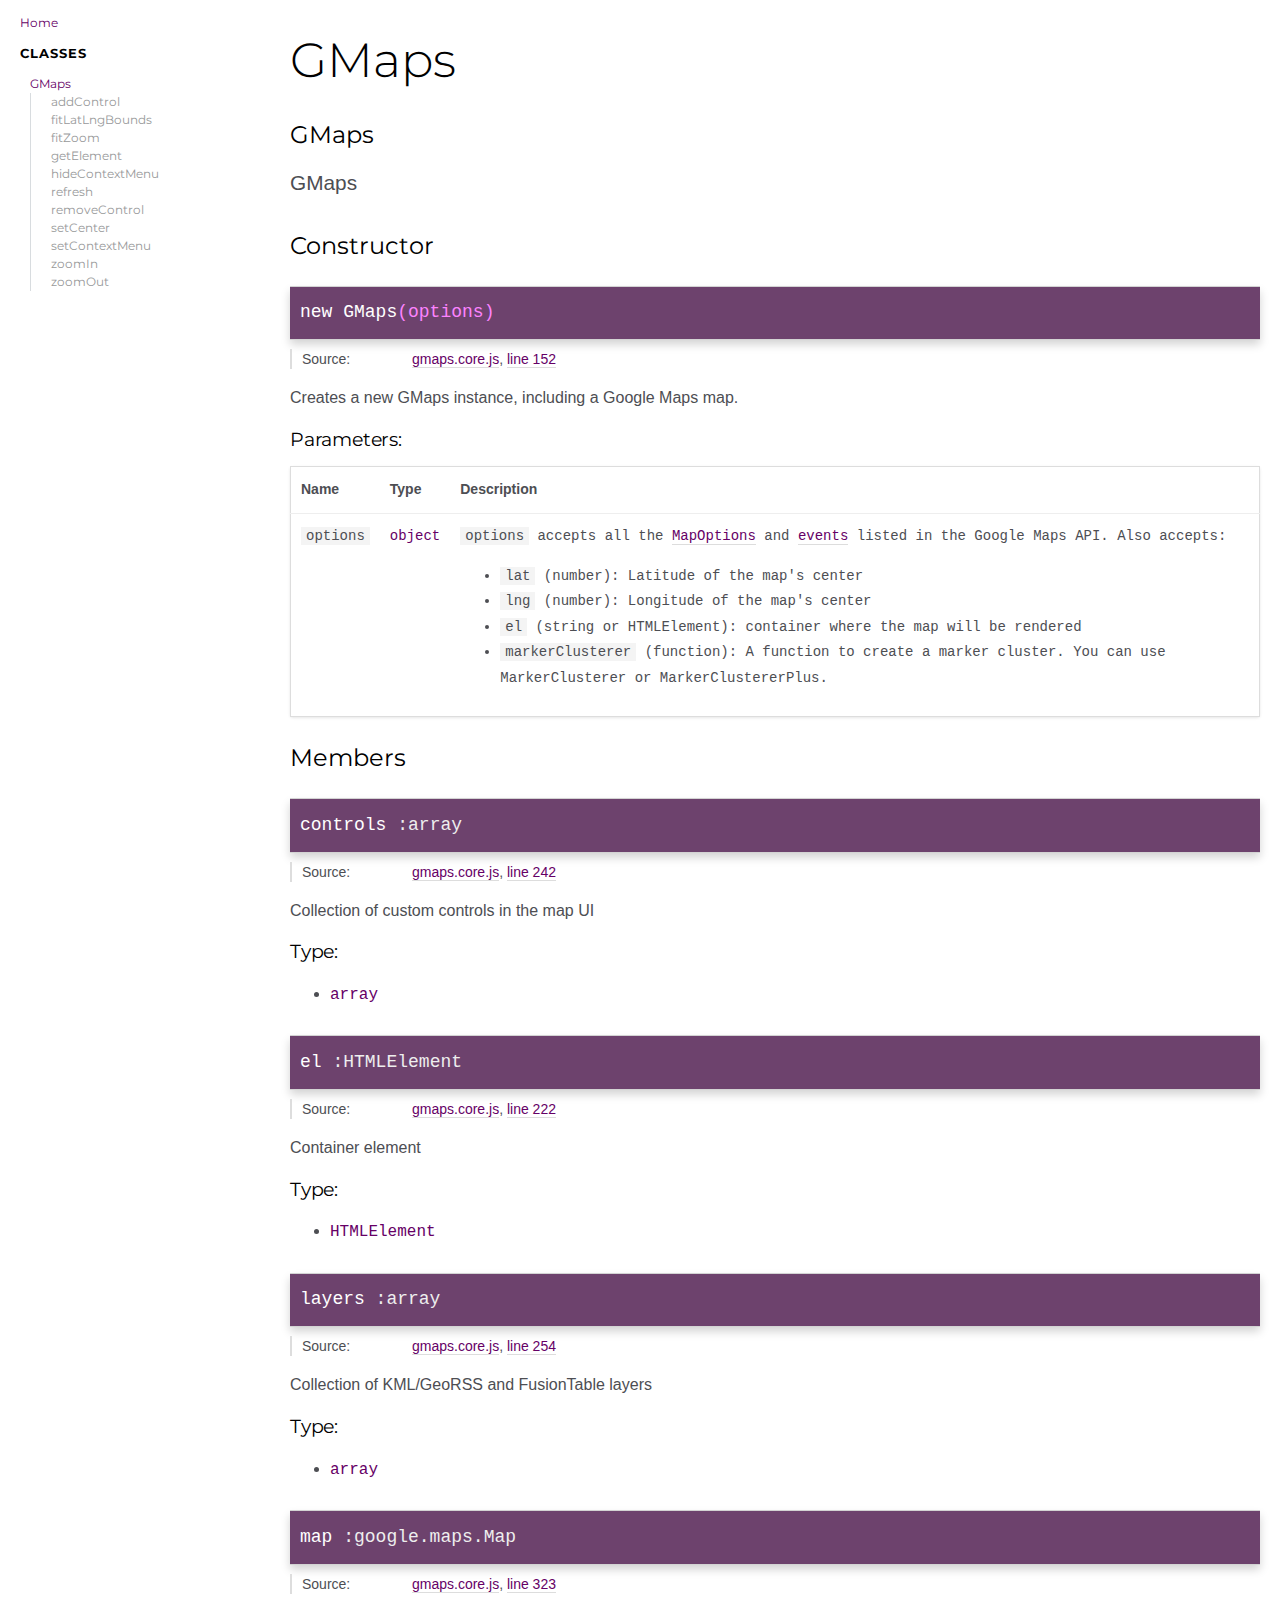
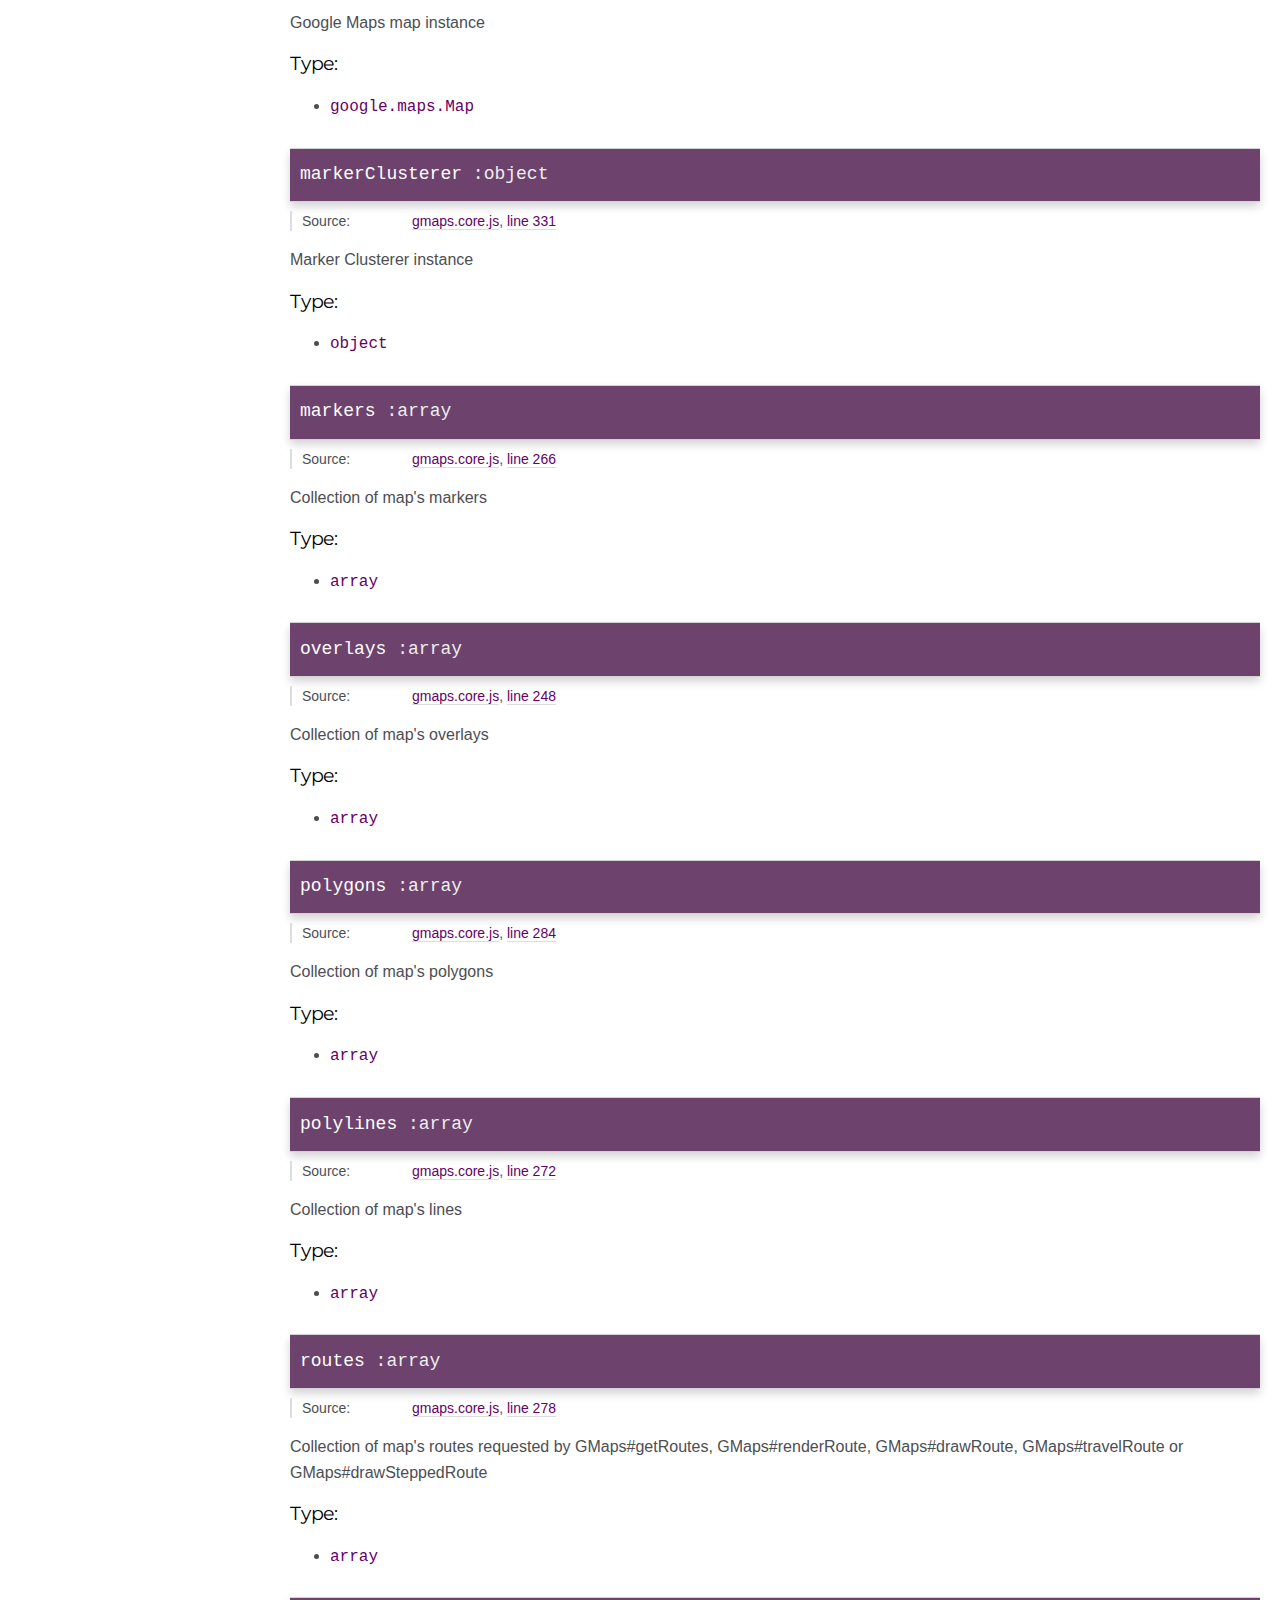
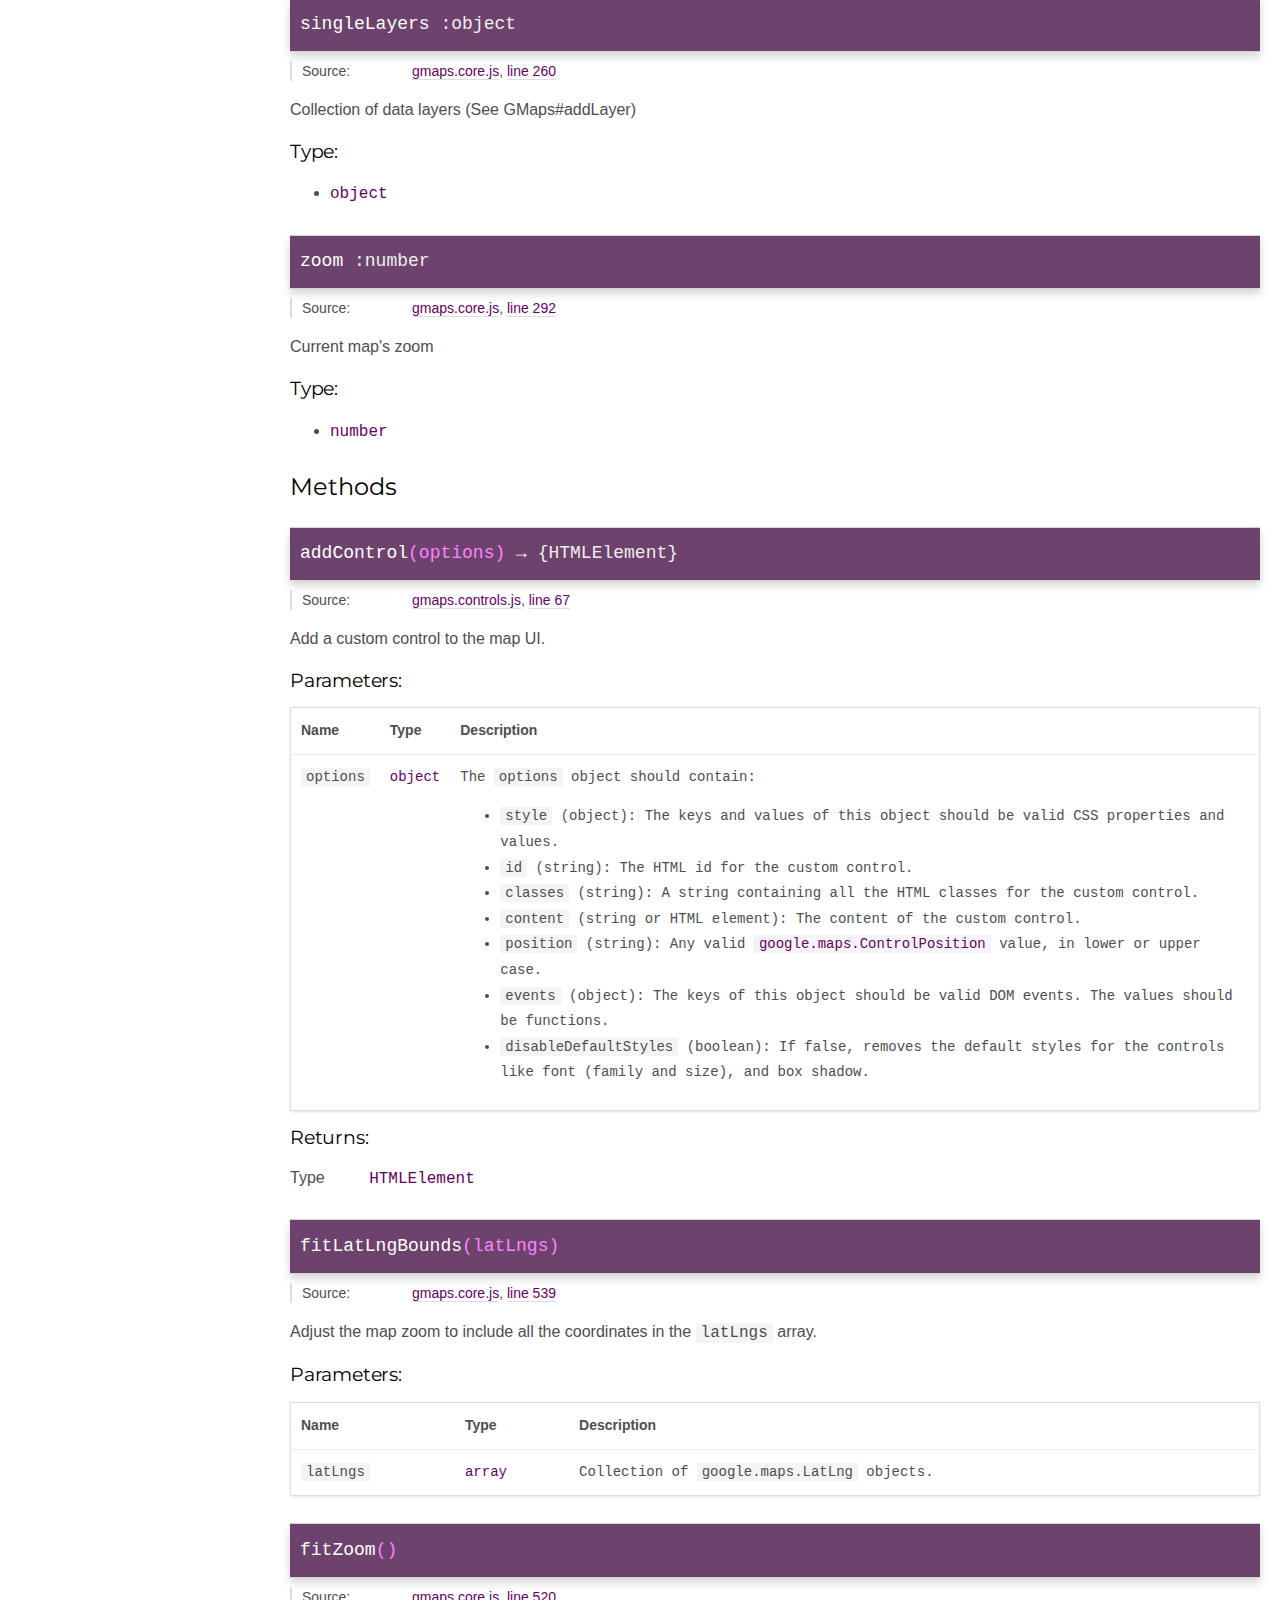
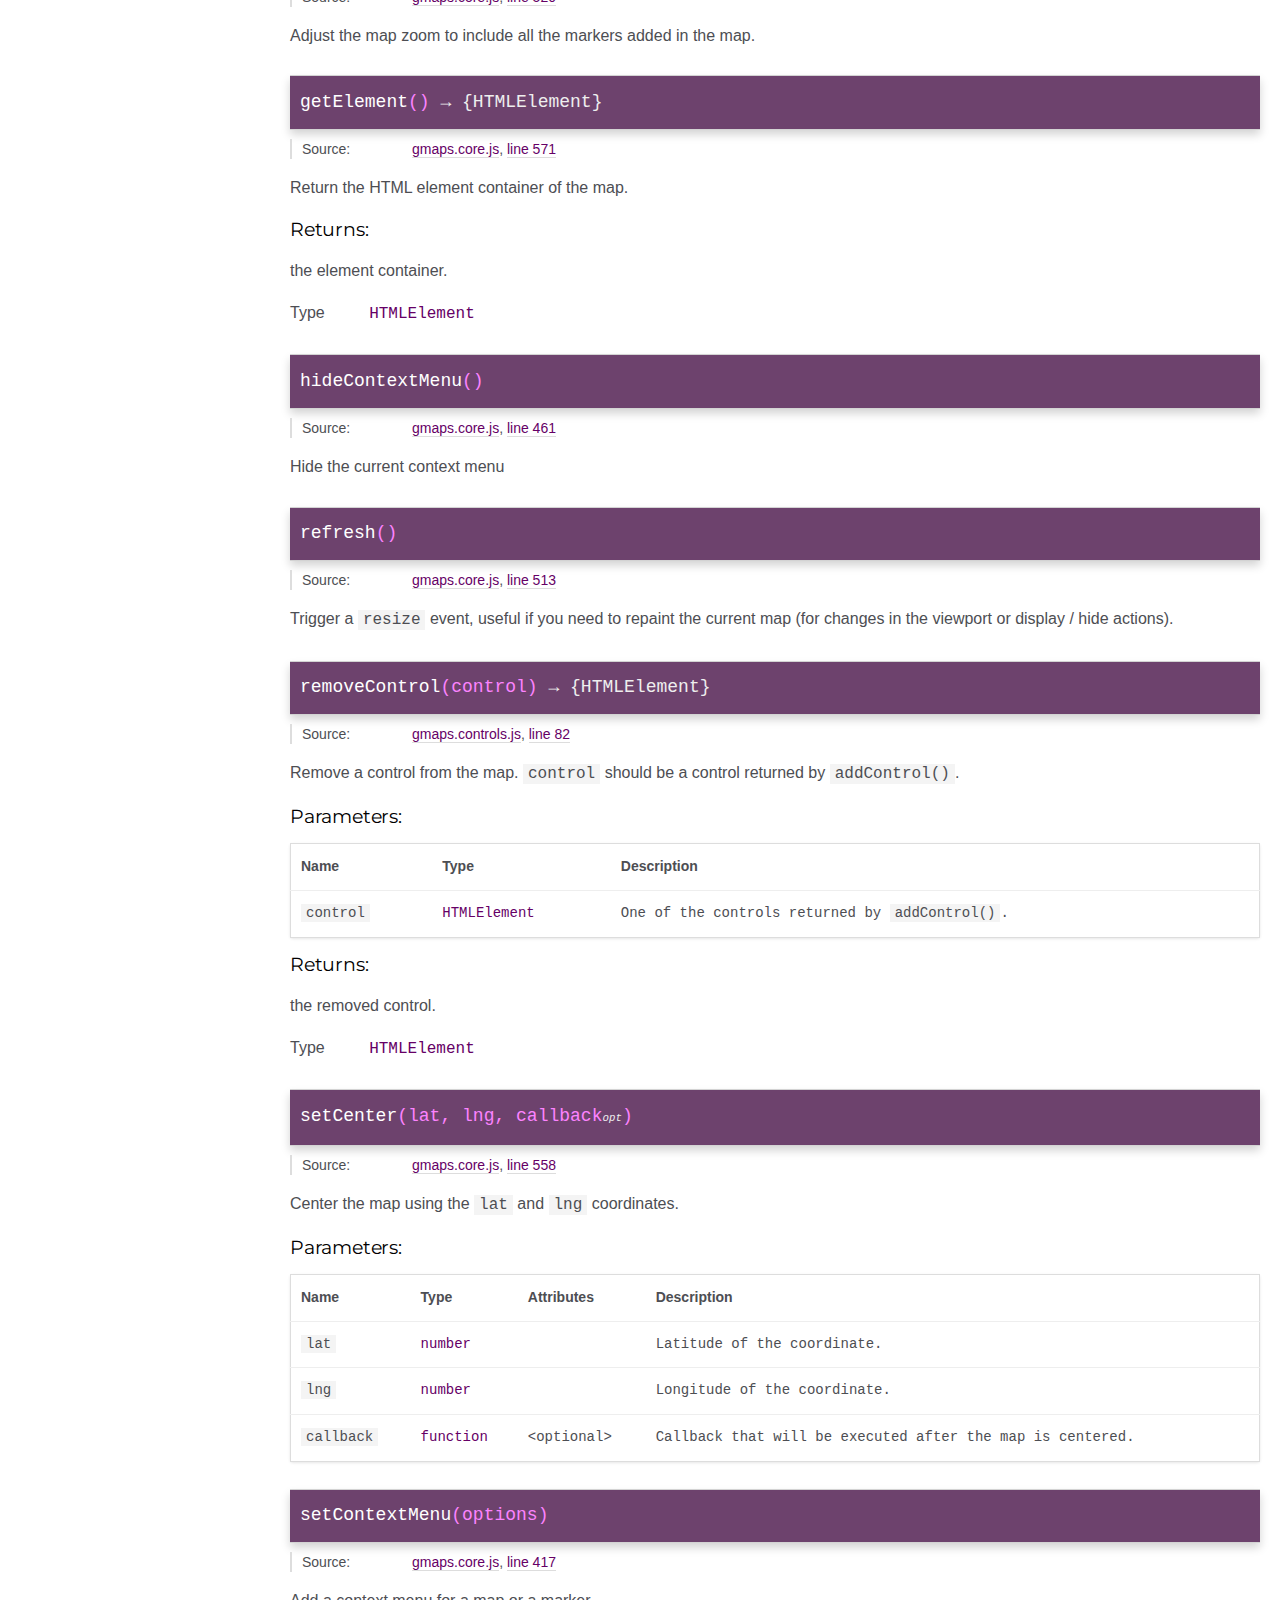
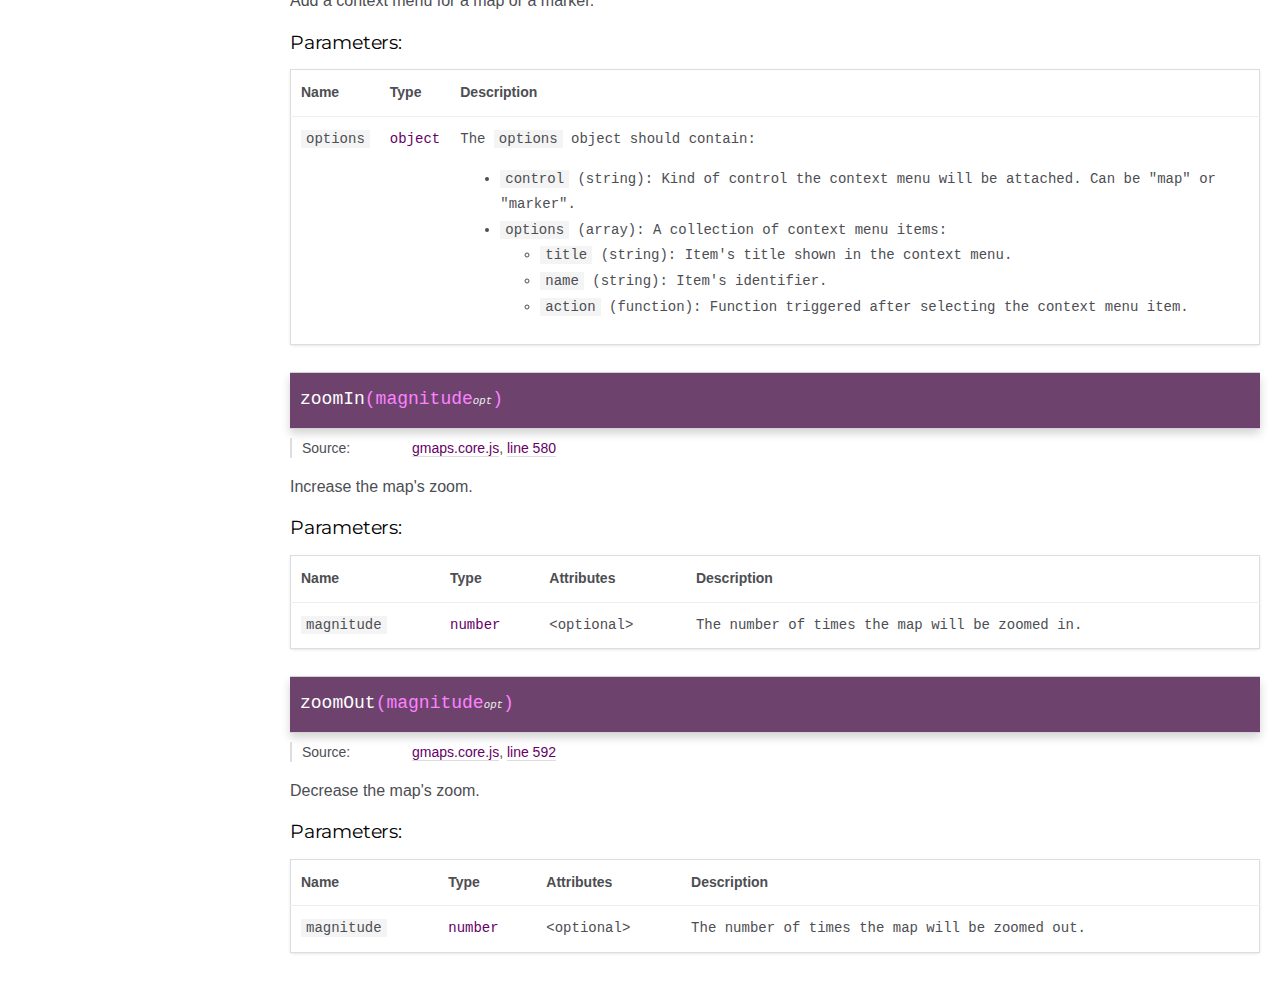
<file: maps/hpneo-gmaps-9f8d64c/docs/GMaps.html>
<!DOCTYPE html>
<html lang="en">
<head>
    <meta charset="utf-8">
    <title>GMaps - Documentation</title>

    <script src="scripts/prettify/prettify.js"></script>
    <script src="scripts/prettify/lang-css.js"></script>
    <!--[if lt IE 9]>
      <script src="//html5shiv.googlecode.com/svn/trunk/html5.js"></script>
    <![endif]-->
    <link type="text/css" rel="stylesheet" href="https://code.ionicframework.com/ionicons/2.0.1/css/ionicons.min.css">
    <link type="text/css" rel="stylesheet" href="styles/prettify.css">
    <link type="text/css" rel="stylesheet" href="styles/jsdoc.css">
</head>
<body>

<input type="checkbox" id="nav-trigger" class="nav-trigger" />
<label for="nav-trigger" class="navicon-button x">
  <div class="navicon"></div>
</label>

<label for="nav-trigger" class="overlay"></label>

<nav>
    <h2><a href="index.html">Home</a></h2><h3>Classes</h3><ul><li><a href="GMaps.html">GMaps</a><ul class='methods'><li data-type='method'><a href="GMaps.html#addControl">addControl</a></li><li data-type='method'><a href="GMaps.html#fitLatLngBounds">fitLatLngBounds</a></li><li data-type='method'><a href="GMaps.html#fitZoom">fitZoom</a></li><li data-type='method'><a href="GMaps.html#getElement">getElement</a></li><li data-type='method'><a href="GMaps.html#hideContextMenu">hideContextMenu</a></li><li data-type='method'><a href="GMaps.html#refresh">refresh</a></li><li data-type='method'><a href="GMaps.html#removeControl">removeControl</a></li><li data-type='method'><a href="GMaps.html#setCenter">setCenter</a></li><li data-type='method'><a href="GMaps.html#setContextMenu">setContextMenu</a></li><li data-type='method'><a href="GMaps.html#zoomIn">zoomIn</a></li><li data-type='method'><a href="GMaps.html#zoomOut">zoomOut</a></li></ul></li></ul>
</nav>

<div id="main">
    
    <h1 class="page-title">GMaps</h1>
    

    




<section>

<header>
    
        <h2>
        GMaps
        </h2>
        
            <div class="class-description"><p>GMaps</p></div>
        
    
</header>

<article>
    <div class="container-overview">
    
        

    
    <h2>Constructor</h2>
    

    <h4 class="name" id="GMaps"><span class="type-signature"></span>new GMaps<span class="signature">(options)</span><span class="type-signature"></span></h4>

    




<dl class="details">

    
    <dt class="tag-source">Source:</dt>
    <dd class="tag-source"><ul class="dummy"><li>
        <a href="gmaps.core.js.html">gmaps.core.js</a>, <a href="gmaps.core.js.html#line152">line 152</a>
    </li></ul></dd>
    

    

    

    

    

    

    

    

    

    

    

    

    

    

    

    
</dl>





<div class="description">
    <p>Creates a new GMaps instance, including a Google Maps map.</p>
</div>











    <h5>Parameters:</h5>
    

<table class="params">
    <thead>
    <tr>
        
        <th>Name</th>
        

        <th>Type</th>

        

        

        <th class="last">Description</th>
    </tr>
    </thead>

    <tbody>
    

        <tr>
            
                <td class="name"><code>options</code></td>
            

            <td class="type">
            
                
<span class="param-type">object</span>


            
            </td>

            

            

            <td class="description last"><p><code>options</code> accepts all the <a href="https://developers.google.com/maps/documentation/javascript/reference#MapOptions">MapOptions</a> and <a href="https://developers.google.com/maps/documentation/javascript/reference#Map">events</a> listed in the Google Maps API. Also accepts:</p>
<ul>
<li><code>lat</code> (number): Latitude of the map's center</li>
<li><code>lng</code> (number): Longitude of the map's center</li>
<li><code>el</code> (string or HTMLElement): container where the map will be rendered</li>
<li><code>markerClusterer</code> (function): A function to create a marker cluster. You can use MarkerClusterer or MarkerClustererPlus.</li>
</ul></td>
        </tr>

    
    </tbody>
</table>
















    
    </div>

    

    

    

     

    

    
        <h3 class="subsection-title">Members</h3>

        
            
<h4 class="name" id="controls"><span class="type-signature"></span>controls<span class="type-signature"> :array</span></h4>





<dl class="details">

    
    <dt class="tag-source">Source:</dt>
    <dd class="tag-source"><ul class="dummy"><li>
        <a href="gmaps.core.js.html">gmaps.core.js</a>, <a href="gmaps.core.js.html#line242">line 242</a>
    </li></ul></dd>
    

    

    

    

    

    

    

    

    

    

    

    

    

    

    

    
</dl>





<div class="description">
    <p>Collection of custom controls in the map UI</p>
</div>



    <h5>Type:</h5>
    <ul>
        <li>
            
<span class="param-type">array</span>


        </li>
    </ul>






        
            
<h4 class="name" id="el"><span class="type-signature"></span>el<span class="type-signature"> :HTMLElement</span></h4>





<dl class="details">

    
    <dt class="tag-source">Source:</dt>
    <dd class="tag-source"><ul class="dummy"><li>
        <a href="gmaps.core.js.html">gmaps.core.js</a>, <a href="gmaps.core.js.html#line222">line 222</a>
    </li></ul></dd>
    

    

    

    

    

    

    

    

    

    

    

    

    

    

    

    
</dl>





<div class="description">
    <p>Container element</p>
</div>



    <h5>Type:</h5>
    <ul>
        <li>
            
<span class="param-type">HTMLElement</span>


        </li>
    </ul>






        
            
<h4 class="name" id="layers"><span class="type-signature"></span>layers<span class="type-signature"> :array</span></h4>





<dl class="details">

    
    <dt class="tag-source">Source:</dt>
    <dd class="tag-source"><ul class="dummy"><li>
        <a href="gmaps.core.js.html">gmaps.core.js</a>, <a href="gmaps.core.js.html#line254">line 254</a>
    </li></ul></dd>
    

    

    

    

    

    

    

    

    

    

    

    

    

    

    

    
</dl>





<div class="description">
    <p>Collection of KML/GeoRSS and FusionTable layers</p>
</div>



    <h5>Type:</h5>
    <ul>
        <li>
            
<span class="param-type">array</span>


        </li>
    </ul>






        
            
<h4 class="name" id="map"><span class="type-signature"></span>map<span class="type-signature"> :google.maps.Map</span></h4>





<dl class="details">

    
    <dt class="tag-source">Source:</dt>
    <dd class="tag-source"><ul class="dummy"><li>
        <a href="gmaps.core.js.html">gmaps.core.js</a>, <a href="gmaps.core.js.html#line323">line 323</a>
    </li></ul></dd>
    

    

    

    

    

    

    

    

    

    

    

    

    

    

    

    
</dl>





<div class="description">
    <p>Google Maps map instance</p>
</div>



    <h5>Type:</h5>
    <ul>
        <li>
            
<span class="param-type">google.maps.Map</span>


        </li>
    </ul>






        
            
<h4 class="name" id="markerClusterer"><span class="type-signature"></span>markerClusterer<span class="type-signature"> :object</span></h4>





<dl class="details">

    
    <dt class="tag-source">Source:</dt>
    <dd class="tag-source"><ul class="dummy"><li>
        <a href="gmaps.core.js.html">gmaps.core.js</a>, <a href="gmaps.core.js.html#line331">line 331</a>
    </li></ul></dd>
    

    

    

    

    

    

    

    

    

    

    

    

    

    

    

    
</dl>





<div class="description">
    <p>Marker Clusterer instance</p>
</div>



    <h5>Type:</h5>
    <ul>
        <li>
            
<span class="param-type">object</span>


        </li>
    </ul>






        
            
<h4 class="name" id="markers"><span class="type-signature"></span>markers<span class="type-signature"> :array</span></h4>





<dl class="details">

    
    <dt class="tag-source">Source:</dt>
    <dd class="tag-source"><ul class="dummy"><li>
        <a href="gmaps.core.js.html">gmaps.core.js</a>, <a href="gmaps.core.js.html#line266">line 266</a>
    </li></ul></dd>
    

    

    

    

    

    

    

    

    

    

    

    

    

    

    

    
</dl>





<div class="description">
    <p>Collection of map's markers</p>
</div>



    <h5>Type:</h5>
    <ul>
        <li>
            
<span class="param-type">array</span>


        </li>
    </ul>






        
            
<h4 class="name" id="overlays"><span class="type-signature"></span>overlays<span class="type-signature"> :array</span></h4>





<dl class="details">

    
    <dt class="tag-source">Source:</dt>
    <dd class="tag-source"><ul class="dummy"><li>
        <a href="gmaps.core.js.html">gmaps.core.js</a>, <a href="gmaps.core.js.html#line248">line 248</a>
    </li></ul></dd>
    

    

    

    

    

    

    

    

    

    

    

    

    

    

    

    
</dl>





<div class="description">
    <p>Collection of map's overlays</p>
</div>



    <h5>Type:</h5>
    <ul>
        <li>
            
<span class="param-type">array</span>


        </li>
    </ul>






        
            
<h4 class="name" id="polygons"><span class="type-signature"></span>polygons<span class="type-signature"> :array</span></h4>





<dl class="details">

    
    <dt class="tag-source">Source:</dt>
    <dd class="tag-source"><ul class="dummy"><li>
        <a href="gmaps.core.js.html">gmaps.core.js</a>, <a href="gmaps.core.js.html#line284">line 284</a>
    </li></ul></dd>
    

    

    

    

    

    

    

    

    

    

    

    

    

    

    

    
</dl>





<div class="description">
    <p>Collection of map's polygons</p>
</div>



    <h5>Type:</h5>
    <ul>
        <li>
            
<span class="param-type">array</span>


        </li>
    </ul>






        
            
<h4 class="name" id="polylines"><span class="type-signature"></span>polylines<span class="type-signature"> :array</span></h4>





<dl class="details">

    
    <dt class="tag-source">Source:</dt>
    <dd class="tag-source"><ul class="dummy"><li>
        <a href="gmaps.core.js.html">gmaps.core.js</a>, <a href="gmaps.core.js.html#line272">line 272</a>
    </li></ul></dd>
    

    

    

    

    

    

    

    

    

    

    

    

    

    

    

    
</dl>





<div class="description">
    <p>Collection of map's lines</p>
</div>



    <h5>Type:</h5>
    <ul>
        <li>
            
<span class="param-type">array</span>


        </li>
    </ul>






        
            
<h4 class="name" id="routes"><span class="type-signature"></span>routes<span class="type-signature"> :array</span></h4>





<dl class="details">

    
    <dt class="tag-source">Source:</dt>
    <dd class="tag-source"><ul class="dummy"><li>
        <a href="gmaps.core.js.html">gmaps.core.js</a>, <a href="gmaps.core.js.html#line278">line 278</a>
    </li></ul></dd>
    

    

    

    

    

    

    

    

    

    

    

    

    

    

    

    
</dl>





<div class="description">
    <p>Collection of map's routes requested by GMaps#getRoutes, GMaps#renderRoute, GMaps#drawRoute, GMaps#travelRoute or GMaps#drawSteppedRoute</p>
</div>



    <h5>Type:</h5>
    <ul>
        <li>
            
<span class="param-type">array</span>


        </li>
    </ul>






        
            
<h4 class="name" id="singleLayers"><span class="type-signature"></span>singleLayers<span class="type-signature"> :object</span></h4>





<dl class="details">

    
    <dt class="tag-source">Source:</dt>
    <dd class="tag-source"><ul class="dummy"><li>
        <a href="gmaps.core.js.html">gmaps.core.js</a>, <a href="gmaps.core.js.html#line260">line 260</a>
    </li></ul></dd>
    

    

    

    

    

    

    

    

    

    

    

    

    

    

    

    
</dl>





<div class="description">
    <p>Collection of data layers (See GMaps#addLayer)</p>
</div>



    <h5>Type:</h5>
    <ul>
        <li>
            
<span class="param-type">object</span>


        </li>
    </ul>






        
            
<h4 class="name" id="zoom"><span class="type-signature"></span>zoom<span class="type-signature"> :number</span></h4>





<dl class="details">

    
    <dt class="tag-source">Source:</dt>
    <dd class="tag-source"><ul class="dummy"><li>
        <a href="gmaps.core.js.html">gmaps.core.js</a>, <a href="gmaps.core.js.html#line292">line 292</a>
    </li></ul></dd>
    

    

    

    

    

    

    

    

    

    

    

    

    

    

    

    
</dl>





<div class="description">
    <p>Current map's zoom</p>
</div>



    <h5>Type:</h5>
    <ul>
        <li>
            
<span class="param-type">number</span>


        </li>
    </ul>






        
    

    
        <h3 class="subsection-title">Methods</h3>

        
            

    

    <h4 class="name" id="addControl"><span class="type-signature"></span>addControl<span class="signature">(options)</span><span class="type-signature"> &rarr; {HTMLElement}</span></h4>

    




<dl class="details">

    
    <dt class="tag-source">Source:</dt>
    <dd class="tag-source"><ul class="dummy"><li>
        <a href="gmaps.controls.js.html">gmaps.controls.js</a>, <a href="gmaps.controls.js.html#line67">line 67</a>
    </li></ul></dd>
    

    

    

    

    

    

    

    

    

    

    

    

    

    

    

    
</dl>





<div class="description">
    <p>Add a custom control to the map UI.</p>
</div>











    <h5>Parameters:</h5>
    

<table class="params">
    <thead>
    <tr>
        
        <th>Name</th>
        

        <th>Type</th>

        

        

        <th class="last">Description</th>
    </tr>
    </thead>

    <tbody>
    

        <tr>
            
                <td class="name"><code>options</code></td>
            

            <td class="type">
            
                
<span class="param-type">object</span>


            
            </td>

            

            

            <td class="description last"><p>The <code>options</code> object should contain:</p>
<ul>
<li><code>style</code> (object): The keys and values of this object should be valid CSS properties and values.</li>
<li><code>id</code> (string): The HTML id for the custom control.</li>
<li><code>classes</code> (string): A string containing all the HTML classes for the custom control.</li>
<li><code>content</code> (string or HTML element): The content of the custom control.</li>
<li><code>position</code> (string): Any valid <a href="https://developers.google.com/maps/documentation/javascript/controls#ControlPositioning"><code>google.maps.ControlPosition</code></a> value, in lower or upper case.</li>
<li><code>events</code> (object): The keys of this object should be valid DOM events. The values should be functions.</li>
<li><code>disableDefaultStyles</code> (boolean): If false, removes the default styles for the controls like font (family and size), and box shadow.</li>
</ul></td>
        </tr>

    
    </tbody>
</table>














<h5>Returns:</h5>

        


<dl class="param-type">
    <dt>
        Type
    </dt>
    <dd>
        
<span class="param-type">HTMLElement</span>


    </dd>
</dl>

    


        
            

    

    <h4 class="name" id="fitLatLngBounds"><span class="type-signature"></span>fitLatLngBounds<span class="signature">(latLngs)</span><span class="type-signature"></span></h4>

    




<dl class="details">

    
    <dt class="tag-source">Source:</dt>
    <dd class="tag-source"><ul class="dummy"><li>
        <a href="gmaps.core.js.html">gmaps.core.js</a>, <a href="gmaps.core.js.html#line539">line 539</a>
    </li></ul></dd>
    

    

    

    

    

    

    

    

    

    

    

    

    

    

    

    
</dl>





<div class="description">
    <p>Adjust the map zoom to include all the coordinates in the <code>latLngs</code> array.</p>
</div>











    <h5>Parameters:</h5>
    

<table class="params">
    <thead>
    <tr>
        
        <th>Name</th>
        

        <th>Type</th>

        

        

        <th class="last">Description</th>
    </tr>
    </thead>

    <tbody>
    

        <tr>
            
                <td class="name"><code>latLngs</code></td>
            

            <td class="type">
            
                
<span class="param-type">array</span>


            
            </td>

            

            

            <td class="description last"><p>Collection of <code>google.maps.LatLng</code> objects.</p></td>
        </tr>

    
    </tbody>
</table>
















        
            

    

    <h4 class="name" id="fitZoom"><span class="type-signature"></span>fitZoom<span class="signature">()</span><span class="type-signature"></span></h4>

    




<dl class="details">

    
    <dt class="tag-source">Source:</dt>
    <dd class="tag-source"><ul class="dummy"><li>
        <a href="gmaps.core.js.html">gmaps.core.js</a>, <a href="gmaps.core.js.html#line520">line 520</a>
    </li></ul></dd>
    

    

    

    

    

    

    

    

    

    

    

    

    

    

    

    
</dl>





<div class="description">
    <p>Adjust the map zoom to include all the markers added in the map.</p>
</div>

























        
            

    

    <h4 class="name" id="getElement"><span class="type-signature"></span>getElement<span class="signature">()</span><span class="type-signature"> &rarr; {HTMLElement}</span></h4>

    




<dl class="details">

    
    <dt class="tag-source">Source:</dt>
    <dd class="tag-source"><ul class="dummy"><li>
        <a href="gmaps.core.js.html">gmaps.core.js</a>, <a href="gmaps.core.js.html#line571">line 571</a>
    </li></ul></dd>
    

    

    

    

    

    

    

    

    

    

    

    

    

    

    

    
</dl>





<div class="description">
    <p>Return the HTML element container of the map.</p>
</div>























<h5>Returns:</h5>

        
<div class="param-desc">
    <p>the element container.</p>
</div>



<dl class="param-type">
    <dt>
        Type
    </dt>
    <dd>
        
<span class="param-type">HTMLElement</span>


    </dd>
</dl>

    


        
            

    

    <h4 class="name" id="hideContextMenu"><span class="type-signature"></span>hideContextMenu<span class="signature">()</span><span class="type-signature"></span></h4>

    




<dl class="details">

    
    <dt class="tag-source">Source:</dt>
    <dd class="tag-source"><ul class="dummy"><li>
        <a href="gmaps.core.js.html">gmaps.core.js</a>, <a href="gmaps.core.js.html#line461">line 461</a>
    </li></ul></dd>
    

    

    

    

    

    

    

    

    

    

    

    

    

    

    

    
</dl>





<div class="description">
    <p>Hide the current context menu</p>
</div>

























        
            

    

    <h4 class="name" id="refresh"><span class="type-signature"></span>refresh<span class="signature">()</span><span class="type-signature"></span></h4>

    




<dl class="details">

    
    <dt class="tag-source">Source:</dt>
    <dd class="tag-source"><ul class="dummy"><li>
        <a href="gmaps.core.js.html">gmaps.core.js</a>, <a href="gmaps.core.js.html#line513">line 513</a>
    </li></ul></dd>
    

    

    

    

    

    

    

    

    

    

    

    

    

    

    

    
</dl>





<div class="description">
    <p>Trigger a <code>resize</code> event, useful if you need to repaint the current map (for changes in the viewport or display / hide actions).</p>
</div>

























        
            

    

    <h4 class="name" id="removeControl"><span class="type-signature"></span>removeControl<span class="signature">(control)</span><span class="type-signature"> &rarr; {HTMLElement}</span></h4>

    




<dl class="details">

    
    <dt class="tag-source">Source:</dt>
    <dd class="tag-source"><ul class="dummy"><li>
        <a href="gmaps.controls.js.html">gmaps.controls.js</a>, <a href="gmaps.controls.js.html#line82">line 82</a>
    </li></ul></dd>
    

    

    

    

    

    

    

    

    

    

    

    

    

    

    

    
</dl>





<div class="description">
    <p>Remove a control from the map. <code>control</code> should be a control returned by <code>addControl()</code>.</p>
</div>











    <h5>Parameters:</h5>
    

<table class="params">
    <thead>
    <tr>
        
        <th>Name</th>
        

        <th>Type</th>

        

        

        <th class="last">Description</th>
    </tr>
    </thead>

    <tbody>
    

        <tr>
            
                <td class="name"><code>control</code></td>
            

            <td class="type">
            
                
<span class="param-type">HTMLElement</span>


            
            </td>

            

            

            <td class="description last"><p>One of the controls returned by <code>addControl()</code>.</p></td>
        </tr>

    
    </tbody>
</table>














<h5>Returns:</h5>

        
<div class="param-desc">
    <p>the removed control.</p>
</div>



<dl class="param-type">
    <dt>
        Type
    </dt>
    <dd>
        
<span class="param-type">HTMLElement</span>


    </dd>
</dl>

    


        
            

    

    <h4 class="name" id="setCenter"><span class="type-signature"></span>setCenter<span class="signature">(lat, lng, callback<span class="signature-attributes">opt</span>)</span><span class="type-signature"></span></h4>

    




<dl class="details">

    
    <dt class="tag-source">Source:</dt>
    <dd class="tag-source"><ul class="dummy"><li>
        <a href="gmaps.core.js.html">gmaps.core.js</a>, <a href="gmaps.core.js.html#line558">line 558</a>
    </li></ul></dd>
    

    

    

    

    

    

    

    

    

    

    

    

    

    

    

    
</dl>





<div class="description">
    <p>Center the map using the <code>lat</code> and <code>lng</code> coordinates.</p>
</div>











    <h5>Parameters:</h5>
    

<table class="params">
    <thead>
    <tr>
        
        <th>Name</th>
        

        <th>Type</th>

        
        <th>Attributes</th>
        

        

        <th class="last">Description</th>
    </tr>
    </thead>

    <tbody>
    

        <tr>
            
                <td class="name"><code>lat</code></td>
            

            <td class="type">
            
                
<span class="param-type">number</span>


            
            </td>

            
                <td class="attributes">
                

                

                
                </td>
            

            

            <td class="description last"><p>Latitude of the coordinate.</p></td>
        </tr>

    

        <tr>
            
                <td class="name"><code>lng</code></td>
            

            <td class="type">
            
                
<span class="param-type">number</span>


            
            </td>

            
                <td class="attributes">
                

                

                
                </td>
            

            

            <td class="description last"><p>Longitude of the coordinate.</p></td>
        </tr>

    

        <tr>
            
                <td class="name"><code>callback</code></td>
            

            <td class="type">
            
                
<span class="param-type">function</span>


            
            </td>

            
                <td class="attributes">
                
                    &lt;optional><br>
                

                

                
                </td>
            

            

            <td class="description last"><p>Callback that will be executed after the map is centered.</p></td>
        </tr>

    
    </tbody>
</table>
















        
            

    

    <h4 class="name" id="setContextMenu"><span class="type-signature"></span>setContextMenu<span class="signature">(options)</span><span class="type-signature"></span></h4>

    




<dl class="details">

    
    <dt class="tag-source">Source:</dt>
    <dd class="tag-source"><ul class="dummy"><li>
        <a href="gmaps.core.js.html">gmaps.core.js</a>, <a href="gmaps.core.js.html#line417">line 417</a>
    </li></ul></dd>
    

    

    

    

    

    

    

    

    

    

    

    

    

    

    

    
</dl>





<div class="description">
    <p>Add a context menu for a map or a marker.</p>
</div>











    <h5>Parameters:</h5>
    

<table class="params">
    <thead>
    <tr>
        
        <th>Name</th>
        

        <th>Type</th>

        

        

        <th class="last">Description</th>
    </tr>
    </thead>

    <tbody>
    

        <tr>
            
                <td class="name"><code>options</code></td>
            

            <td class="type">
            
                
<span class="param-type">object</span>


            
            </td>

            

            

            <td class="description last"><p>The <code>options</code> object should contain:</p>
<ul>
<li><code>control</code> (string): Kind of control the context menu will be attached. Can be &quot;map&quot; or &quot;marker&quot;.</li>
<li><code>options</code> (array): A collection of context menu items:<ul>
<li><code>title</code> (string): Item's title shown in the context menu.</li>
<li><code>name</code> (string): Item's identifier.</li>
<li><code>action</code> (function): Function triggered after selecting the context menu item.</li>
</ul>
</li>
</ul></td>
        </tr>

    
    </tbody>
</table>
















        
            

    

    <h4 class="name" id="zoomIn"><span class="type-signature"></span>zoomIn<span class="signature">(magnitude<span class="signature-attributes">opt</span>)</span><span class="type-signature"></span></h4>

    




<dl class="details">

    
    <dt class="tag-source">Source:</dt>
    <dd class="tag-source"><ul class="dummy"><li>
        <a href="gmaps.core.js.html">gmaps.core.js</a>, <a href="gmaps.core.js.html#line580">line 580</a>
    </li></ul></dd>
    

    

    

    

    

    

    

    

    

    

    

    

    

    

    

    
</dl>





<div class="description">
    <p>Increase the map's zoom.</p>
</div>











    <h5>Parameters:</h5>
    

<table class="params">
    <thead>
    <tr>
        
        <th>Name</th>
        

        <th>Type</th>

        
        <th>Attributes</th>
        

        

        <th class="last">Description</th>
    </tr>
    </thead>

    <tbody>
    

        <tr>
            
                <td class="name"><code>magnitude</code></td>
            

            <td class="type">
            
                
<span class="param-type">number</span>


            
            </td>

            
                <td class="attributes">
                
                    &lt;optional><br>
                

                

                
                </td>
            

            

            <td class="description last"><p>The number of times the map will be zoomed in.</p></td>
        </tr>

    
    </tbody>
</table>
















        
            

    

    <h4 class="name" id="zoomOut"><span class="type-signature"></span>zoomOut<span class="signature">(magnitude<span class="signature-attributes">opt</span>)</span><span class="type-signature"></span></h4>

    




<dl class="details">

    
    <dt class="tag-source">Source:</dt>
    <dd class="tag-source"><ul class="dummy"><li>
        <a href="gmaps.core.js.html">gmaps.core.js</a>, <a href="gmaps.core.js.html#line592">line 592</a>
    </li></ul></dd>
    

    

    

    

    

    

    

    

    

    

    

    

    

    

    

    
</dl>





<div class="description">
    <p>Decrease the map's zoom.</p>
</div>











    <h5>Parameters:</h5>
    

<table class="params">
    <thead>
    <tr>
        
        <th>Name</th>
        

        <th>Type</th>

        
        <th>Attributes</th>
        

        

        <th class="last">Description</th>
    </tr>
    </thead>

    <tbody>
    

        <tr>
            
                <td class="name"><code>magnitude</code></td>
            

            <td class="type">
            
                
<span class="param-type">number</span>


            
            </td>

            
                <td class="attributes">
                
                    &lt;optional><br>
                

                

                
                </td>
            

            

            <td class="description last"><p>The number of times the map will be zoomed out.</p></td>
        </tr>

    
    </tbody>
</table>
















        
    

    

    
</article>

</section>




</div>

<br class="clear">

<footer>
    Documentation generated by <a href="https://github.com/jsdoc3/jsdoc">JSDoc 3.4.0</a> on Sun Apr 03 2016 18:36:23 GMT-0400 (EDT) using the Minami theme.
</footer>

<script>prettyPrint();</script>
<script src="scripts/linenumber.js"></script>
</body>
</html>
</file>
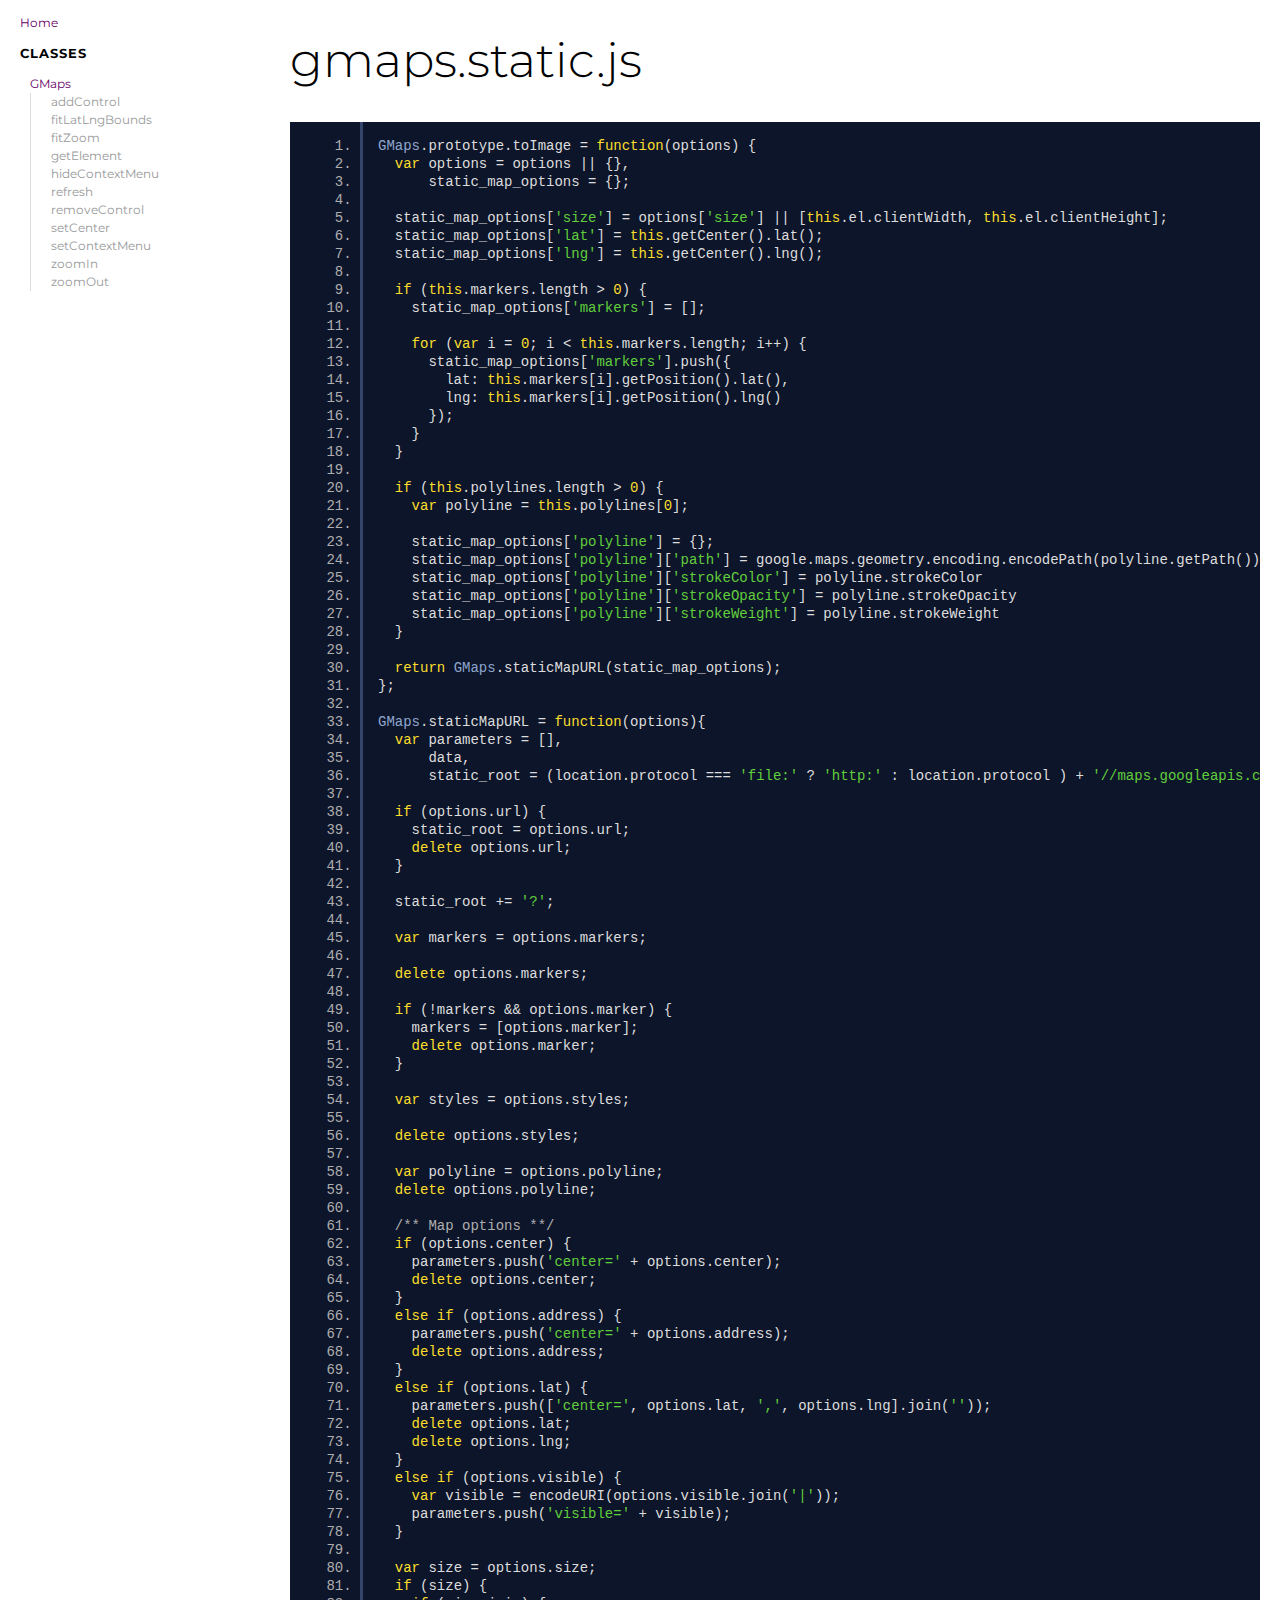
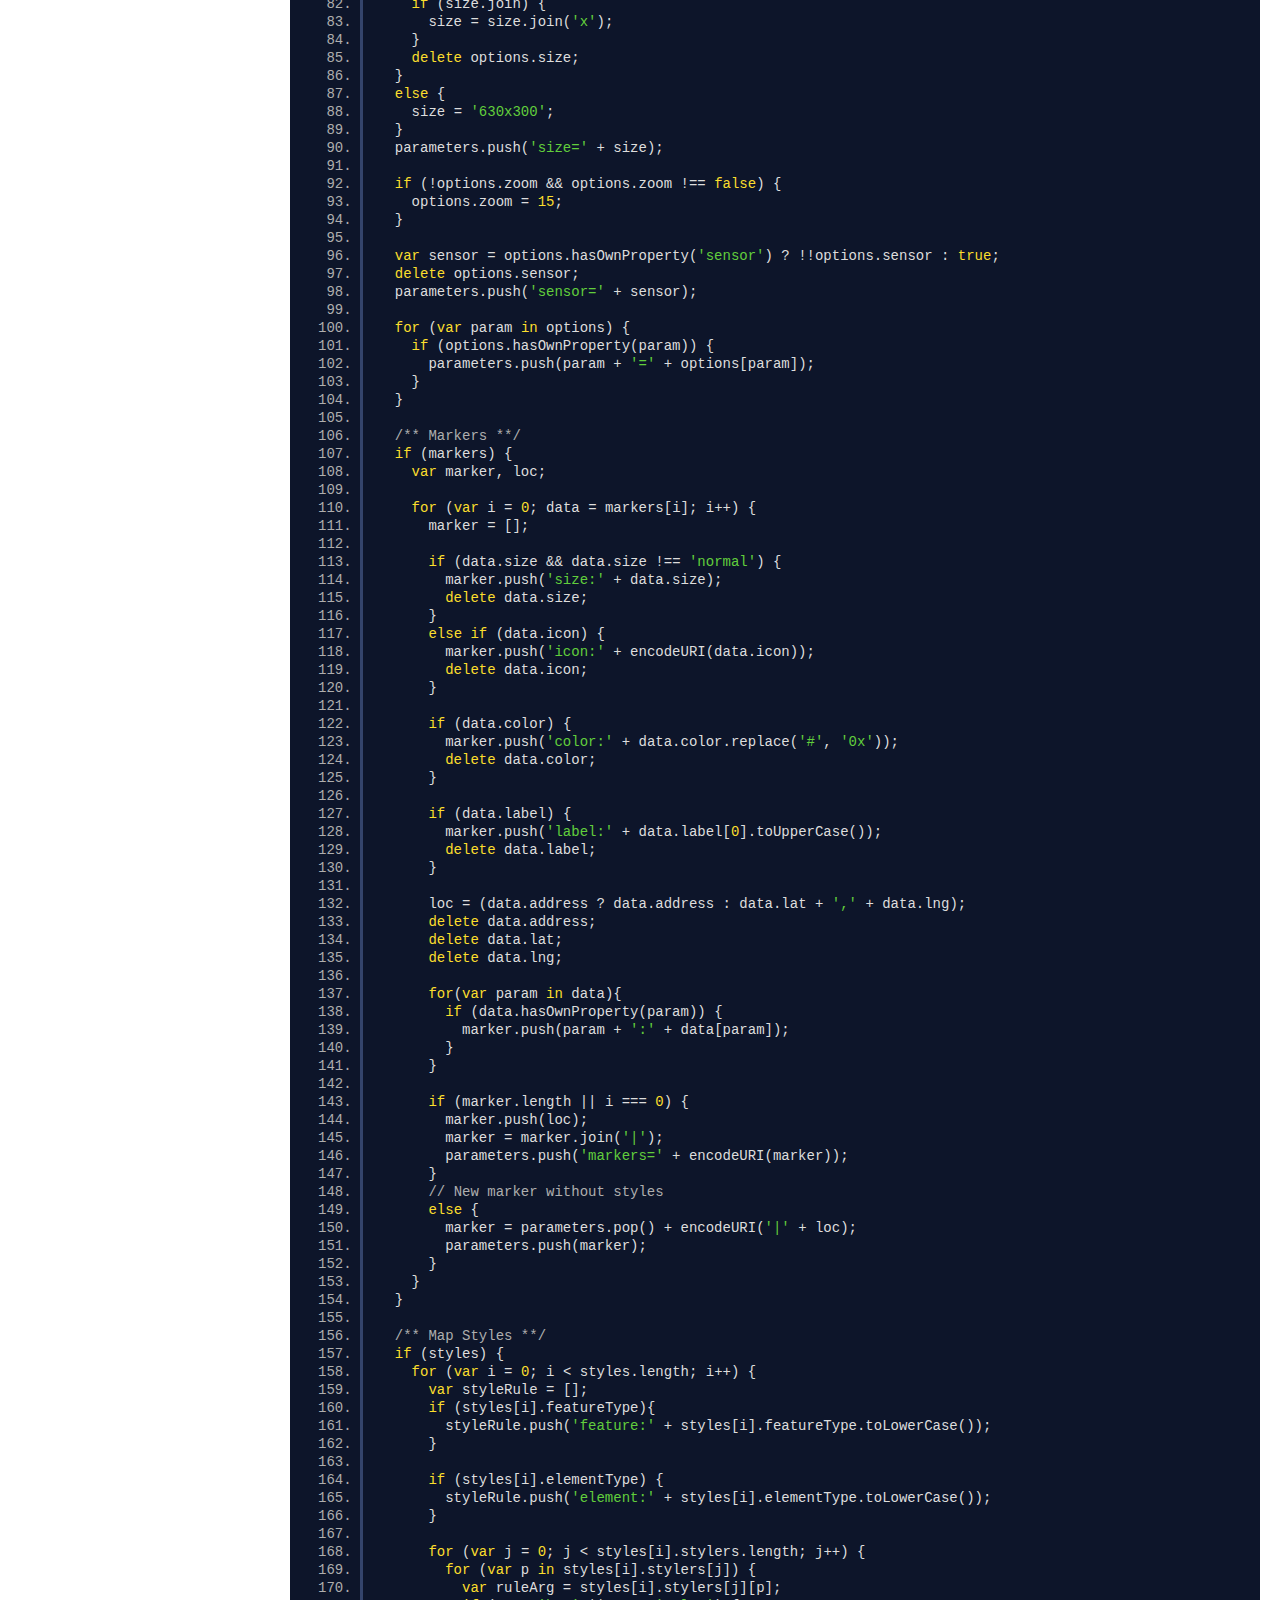
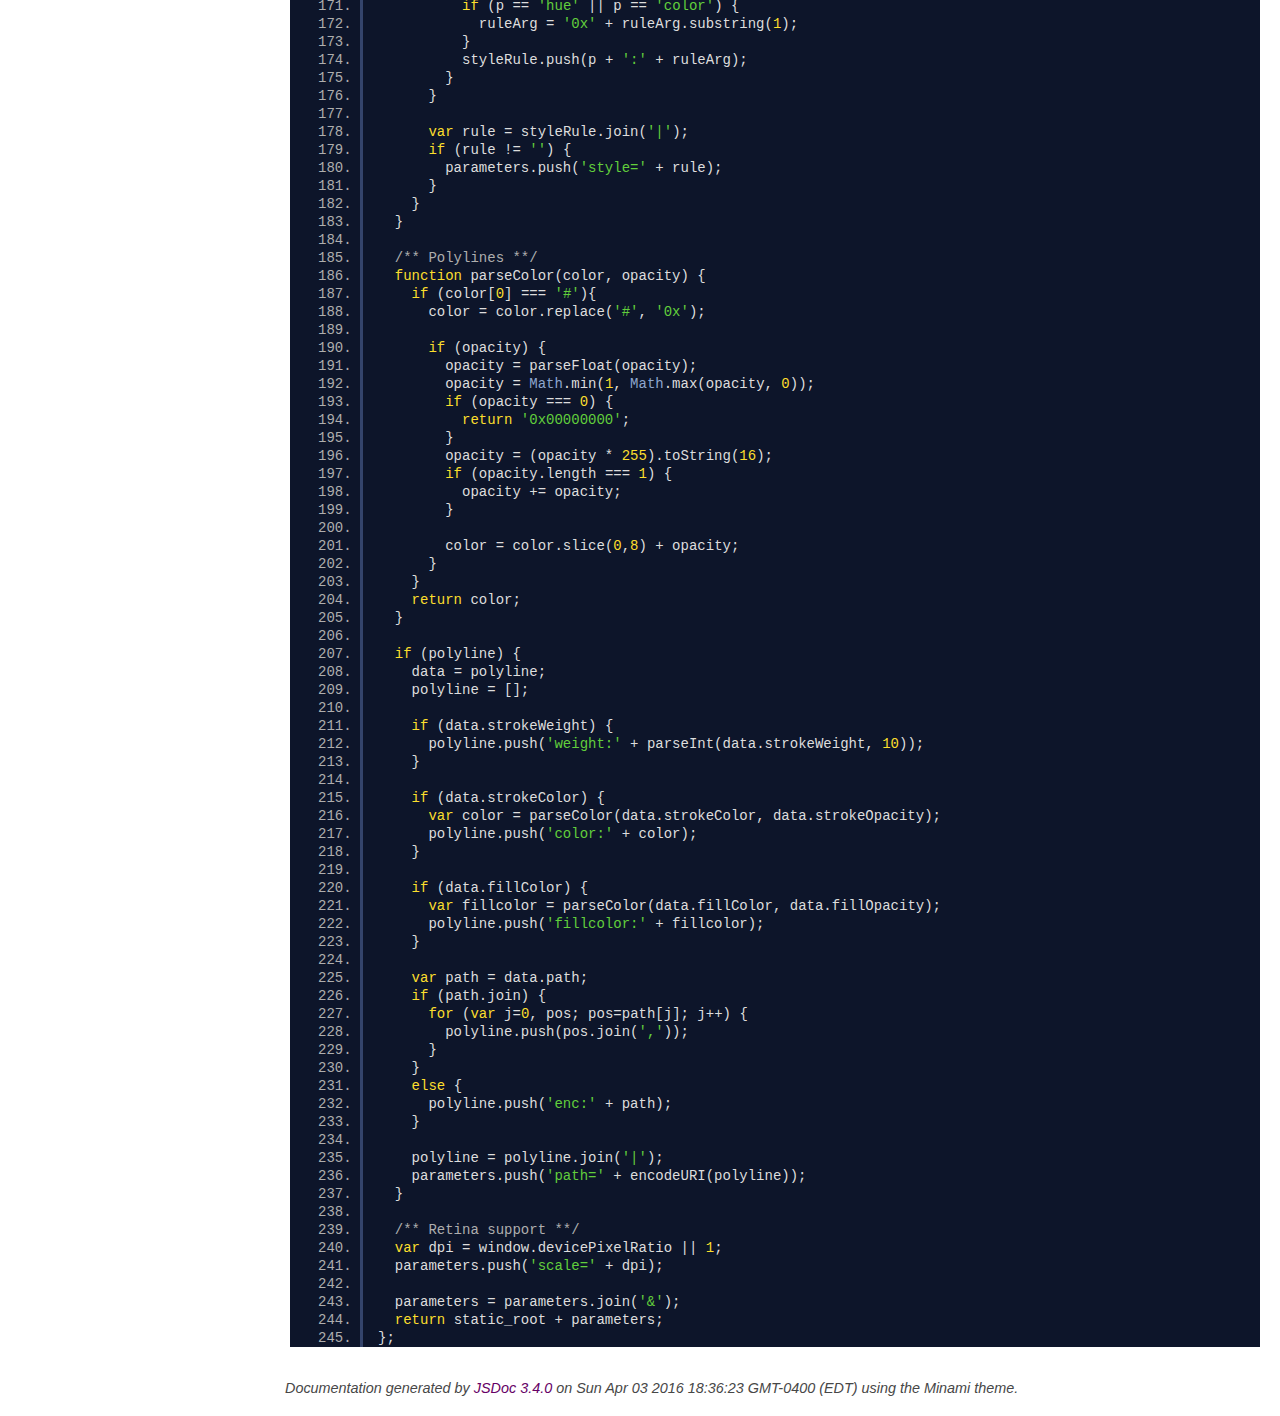
<file: maps/hpneo-gmaps-9f8d64c/docs/gmaps.static.js.html>
<!DOCTYPE html>
<html lang="en">
<head>
    <meta charset="utf-8">
    <title>gmaps.static.js - Documentation</title>

    <script src="scripts/prettify/prettify.js"></script>
    <script src="scripts/prettify/lang-css.js"></script>
    <!--[if lt IE 9]>
      <script src="//html5shiv.googlecode.com/svn/trunk/html5.js"></script>
    <![endif]-->
    <link type="text/css" rel="stylesheet" href="https://code.ionicframework.com/ionicons/2.0.1/css/ionicons.min.css">
    <link type="text/css" rel="stylesheet" href="styles/prettify.css">
    <link type="text/css" rel="stylesheet" href="styles/jsdoc.css">
</head>
<body>

<input type="checkbox" id="nav-trigger" class="nav-trigger" />
<label for="nav-trigger" class="navicon-button x">
  <div class="navicon"></div>
</label>

<label for="nav-trigger" class="overlay"></label>

<nav>
    <h2><a href="index.html">Home</a></h2><h3>Classes</h3><ul><li><a href="GMaps.html">GMaps</a><ul class='methods'><li data-type='method'><a href="GMaps.html#addControl">addControl</a></li><li data-type='method'><a href="GMaps.html#fitLatLngBounds">fitLatLngBounds</a></li><li data-type='method'><a href="GMaps.html#fitZoom">fitZoom</a></li><li data-type='method'><a href="GMaps.html#getElement">getElement</a></li><li data-type='method'><a href="GMaps.html#hideContextMenu">hideContextMenu</a></li><li data-type='method'><a href="GMaps.html#refresh">refresh</a></li><li data-type='method'><a href="GMaps.html#removeControl">removeControl</a></li><li data-type='method'><a href="GMaps.html#setCenter">setCenter</a></li><li data-type='method'><a href="GMaps.html#setContextMenu">setContextMenu</a></li><li data-type='method'><a href="GMaps.html#zoomIn">zoomIn</a></li><li data-type='method'><a href="GMaps.html#zoomOut">zoomOut</a></li></ul></li></ul>
</nav>

<div id="main">
    
    <h1 class="page-title">gmaps.static.js</h1>
    

    



    
    <section>
        <article>
            <pre class="prettyprint source linenums"><code>GMaps.prototype.toImage = function(options) {
  var options = options || {},
      static_map_options = {};

  static_map_options['size'] = options['size'] || [this.el.clientWidth, this.el.clientHeight];
  static_map_options['lat'] = this.getCenter().lat();
  static_map_options['lng'] = this.getCenter().lng();

  if (this.markers.length > 0) {
    static_map_options['markers'] = [];
    
    for (var i = 0; i &lt; this.markers.length; i++) {
      static_map_options['markers'].push({
        lat: this.markers[i].getPosition().lat(),
        lng: this.markers[i].getPosition().lng()
      });
    }
  }

  if (this.polylines.length > 0) {
    var polyline = this.polylines[0];
    
    static_map_options['polyline'] = {};
    static_map_options['polyline']['path'] = google.maps.geometry.encoding.encodePath(polyline.getPath());
    static_map_options['polyline']['strokeColor'] = polyline.strokeColor
    static_map_options['polyline']['strokeOpacity'] = polyline.strokeOpacity
    static_map_options['polyline']['strokeWeight'] = polyline.strokeWeight
  }

  return GMaps.staticMapURL(static_map_options);
};

GMaps.staticMapURL = function(options){
  var parameters = [],
      data,
      static_root = (location.protocol === 'file:' ? 'http:' : location.protocol ) + '//maps.googleapis.com/maps/api/staticmap';

  if (options.url) {
    static_root = options.url;
    delete options.url;
  }

  static_root += '?';

  var markers = options.markers;
  
  delete options.markers;

  if (!markers &amp;&amp; options.marker) {
    markers = [options.marker];
    delete options.marker;
  }

  var styles = options.styles;

  delete options.styles;

  var polyline = options.polyline;
  delete options.polyline;

  /** Map options **/
  if (options.center) {
    parameters.push('center=' + options.center);
    delete options.center;
  }
  else if (options.address) {
    parameters.push('center=' + options.address);
    delete options.address;
  }
  else if (options.lat) {
    parameters.push(['center=', options.lat, ',', options.lng].join(''));
    delete options.lat;
    delete options.lng;
  }
  else if (options.visible) {
    var visible = encodeURI(options.visible.join('|'));
    parameters.push('visible=' + visible);
  }

  var size = options.size;
  if (size) {
    if (size.join) {
      size = size.join('x');
    }
    delete options.size;
  }
  else {
    size = '630x300';
  }
  parameters.push('size=' + size);

  if (!options.zoom &amp;&amp; options.zoom !== false) {
    options.zoom = 15;
  }

  var sensor = options.hasOwnProperty('sensor') ? !!options.sensor : true;
  delete options.sensor;
  parameters.push('sensor=' + sensor);

  for (var param in options) {
    if (options.hasOwnProperty(param)) {
      parameters.push(param + '=' + options[param]);
    }
  }

  /** Markers **/
  if (markers) {
    var marker, loc;

    for (var i = 0; data = markers[i]; i++) {
      marker = [];

      if (data.size &amp;&amp; data.size !== 'normal') {
        marker.push('size:' + data.size);
        delete data.size;
      }
      else if (data.icon) {
        marker.push('icon:' + encodeURI(data.icon));
        delete data.icon;
      }

      if (data.color) {
        marker.push('color:' + data.color.replace('#', '0x'));
        delete data.color;
      }

      if (data.label) {
        marker.push('label:' + data.label[0].toUpperCase());
        delete data.label;
      }

      loc = (data.address ? data.address : data.lat + ',' + data.lng);
      delete data.address;
      delete data.lat;
      delete data.lng;

      for(var param in data){
        if (data.hasOwnProperty(param)) {
          marker.push(param + ':' + data[param]);
        }
      }

      if (marker.length || i === 0) {
        marker.push(loc);
        marker = marker.join('|');
        parameters.push('markers=' + encodeURI(marker));
      }
      // New marker without styles
      else {
        marker = parameters.pop() + encodeURI('|' + loc);
        parameters.push(marker);
      }
    }
  }

  /** Map Styles **/
  if (styles) {
    for (var i = 0; i &lt; styles.length; i++) {
      var styleRule = [];
      if (styles[i].featureType){
        styleRule.push('feature:' + styles[i].featureType.toLowerCase());
      }

      if (styles[i].elementType) {
        styleRule.push('element:' + styles[i].elementType.toLowerCase());
      }

      for (var j = 0; j &lt; styles[i].stylers.length; j++) {
        for (var p in styles[i].stylers[j]) {
          var ruleArg = styles[i].stylers[j][p];
          if (p == 'hue' || p == 'color') {
            ruleArg = '0x' + ruleArg.substring(1);
          }
          styleRule.push(p + ':' + ruleArg);
        }
      }

      var rule = styleRule.join('|');
      if (rule != '') {
        parameters.push('style=' + rule);
      }
    }
  }

  /** Polylines **/
  function parseColor(color, opacity) {
    if (color[0] === '#'){
      color = color.replace('#', '0x');

      if (opacity) {
        opacity = parseFloat(opacity);
        opacity = Math.min(1, Math.max(opacity, 0));
        if (opacity === 0) {
          return '0x00000000';
        }
        opacity = (opacity * 255).toString(16);
        if (opacity.length === 1) {
          opacity += opacity;
        }

        color = color.slice(0,8) + opacity;
      }
    }
    return color;
  }

  if (polyline) {
    data = polyline;
    polyline = [];

    if (data.strokeWeight) {
      polyline.push('weight:' + parseInt(data.strokeWeight, 10));
    }

    if (data.strokeColor) {
      var color = parseColor(data.strokeColor, data.strokeOpacity);
      polyline.push('color:' + color);
    }

    if (data.fillColor) {
      var fillcolor = parseColor(data.fillColor, data.fillOpacity);
      polyline.push('fillcolor:' + fillcolor);
    }

    var path = data.path;
    if (path.join) {
      for (var j=0, pos; pos=path[j]; j++) {
        polyline.push(pos.join(','));
      }
    }
    else {
      polyline.push('enc:' + path);
    }

    polyline = polyline.join('|');
    parameters.push('path=' + encodeURI(polyline));
  }

  /** Retina support **/
  var dpi = window.devicePixelRatio || 1;
  parameters.push('scale=' + dpi);

  parameters = parameters.join('&amp;');
  return static_root + parameters;
};
</code></pre>
        </article>
    </section>




</div>

<br class="clear">

<footer>
    Documentation generated by <a href="https://github.com/jsdoc3/jsdoc">JSDoc 3.4.0</a> on Sun Apr 03 2016 18:36:23 GMT-0400 (EDT) using the Minami theme.
</footer>

<script>prettyPrint();</script>
<script src="scripts/linenumber.js"></script>
</body>
</html>
</file>
<file: css/templatemo-style.css>
/*

Parallo Template

https://templatemo.com/tm-534-parallo

COLOR CODE
Dark Brown: #333333
Green: #006666
Light Blue: #0099CC
Blue: #039bcd
nav link color: #666768

Page 1 Image 1x1 size 400px
3 boxes spacing 60px
Logo size: 400x200
840x120

Home section width: 420

*/

html {
  scroll-behavior: smooth;
}

body {
  font-family: "Open Sans", Arial, Helvetica, sans-serif;
  font-size: 18px;
  font-weight: 400;
  color: #6b6b6b;
  overflow-x: hidden;
}

a,
button {
  transition: all 0.3s ease;
}

a:hover {
  text-decoration: none;
}

.container-fluid {
  max-width: 1310px;
}

.small,
small {
  font-size: 90%;
}

.parallax-window {
  min-height: 1100px;
  background: transparent;
}

.tm-bg-white-transparent {
  background-color: rgba(255, 255, 255, 0.8);
}

.tm-brand-row {
  align-items: center;
  padding-top: 40px;
  padding-bottom: 28px;
}

.tm-brand-container {
  max-width: 400px;
  height: 200px;
  display: flex;
  align-items: center;
  justify-content: center;
}

.tm-brand-icon {
  width: 79px;
  height: 77px;
  display: flex;
  align-items: center;
  justify-content: center;
  background-color: #333436;
  color: white;
  border-radius: 50%;
  margin-right: 25px;
}

.tm-brand-name {
  font-size: 2.3rem;
  color: #333333;
}

/* Nav */
.tm-navbar {/*   padding: 19px 63px; */max-width: 840px;min-height: 120px;justify-content:;}

.tm-navbar .navbar-nav {
  width: 100%;
  display: flex;
  align-items: center;
  justify-content: space-around;
}


.navbar-expand-lg .navbar-nav .nav-link {
  padding: 19px;
}

.navbar-light .navbar-nav .nav-link,
.navbar-light .navbar-nav .active > .nav-link,
.navbar-light .navbar-nav .nav-link.active,
.navbar-light .navbar-nav .nav-link.show,
.navbar-light .navbar-nav .show > .nav-link {
  color: #666768;
}

.navbar-light .navbar-nav .nav-item.green-highlight.active > .nav-link, 
.navbar-light .navbar-nav .nav-item.green-highlight .nav-link.active, 
.navbar-light .navbar-nav .nav-item.green-highlight .nav-link.show, 
.navbar-light .navbar-nav .nav-item.green-highlight .show > .nav-link {
  color: #006868;
}

.nav-item {
  position: relative;  
}

.nav-link {
  font-size: 1.2rem;
}

.nav-item .tm-nav-link-highlight {
  visibility: hidden;
}

.nav-item:hover .tm-nav-link-highlight,
.nav-item.active .tm-nav-link-highlight {
  visibility: visible;
}

.nav-item .nav-link {
  border-top: 1px solid transparent;
}

.nav-item.active .nav-link,
.nav-item:hover .nav-link {
  border-top-color: #666768;
}

.tm-nav-link-highlight {
  width: 16px;
  height: 16px;
  background-color: #666768;
  position: absolute;
  top: -8px;
  left: calc(50% - 8px);
}

.nav-item.active.green-highlight .nav-link,
.nav-item.green-highlight:hover .nav-link {
  border-top-color: #006868;
}

.nav-item.active.green-highlight
.tm-nav-link-highlight {
  background-color: #006868;
}

/* Home */
#tmHome {
  padding-top: 30px;
  padding-bottom: 68px;
}

.tm-home-left {
  max-width: 420px;
  width: 100%;
  margin-right: 185px;
}

.tm-home-container {
  display: flex;
  align-items: center;
  justify-content: center;
}

.tm-slogan {
  font-size: 1.4rem;
  margin-bottom: 30px;
}

.tm-home-hr {
  border-top-color: white;
  margin-bottom: 30px;
}

.tm-home-title {
  font-size: 3.5rem;
  margin-bottom: 40px;
}

.tm-home-text {
  margin-bottom: 47px;
}

.btn {
  border-radius: 0;
  padding: 13px 40px;
  font-size: 1.3rem;
}

.btn-primary {
  background-color: white;
  border: 0;  
  color: #3E3F40;
}

.btn-primary:hover,
.btn-primary:focus,
.btn-primary:active,
.btn-primary:not(:disabled):not(.disabled).active, 
.btn-primary:not(:disabled):not(.disabled):active, 
.show>.btn-primary.dropdown-toggle {
  background-color: #495057;
  outline: none;
  border: none;
}

/* Features section */
#tmFeatures {
  padding-top: 68px;
  padding-bottom: 60px;
  max-width: 1260px;
  margin-left: auto;
  margin-right: auto;
}

.tm-feature-box {
  max-width: 360px;
  min-height: 480px;
  border-radius: 10px;
  text-align: center;
  padding: 40px 50px;
  margin-left: auto;
  margin-right: auto;
}

.tm-feature-name {
  color: black;
  margin-bottom: 50px;
}

.tm-feature-icon-container {
  width: 110px;
  height: 110px;
  border: 1px solid #3E3F40;
  border-radius: 50%;  
  display: flex;
  align-items: center;
  justify-content: center; 
  margin-left: auto;
  margin-right: auto;
  margin-bottom: 60px;
}

/* Call to Action section */
#tmCallToAction {
  padding-top: 60px;
  padding-bottom: 60px;
}

.tm-bg-white {
  background-color: white;
}

.tm-call-to-action-col {
  display: flex;
  align-items: center;
  max-width: 1230px;
  margin-left: auto;
  margin-right: auto;
  flex-direction:;
}

.tm-call-to-action-image {
  margin-right: 20px;
  width: 400px;
  height: auto;
}

.tm-call-to-action-text {
  padding: 50px 60px;
  min-height: 400px;
  width: calc(100% - 400px);
}

.tm-call-to-action-title {
  margin-bottom: 45px;
}

.tm-call-to-action-description {
  margin-bottom: 55px;
  font-size: 1.1rem;
  
}

p {
  line-height: 1.7;
}

.tm-call-to-action-form {
  display: flex;
}

.tm-email-input {
  padding: 15px;
  margin: 0;
  width: 355px;
  margin-right: 20px;
}

.btn-secondary {
  background-color: #0299CC;
  border: none;
  padding: 10px 50px;
}

.btn-secondary:hover {
  background-color: #0fb7f0;
}

.btn-tertiary {
  background-color: #006868;
  color: white;
  padding: 10px 60px;
}

.btn-tertiary:hover {
  background-color: #099f9f;
  color: white;
}

.tm-copyright-text {
  font-size: 1rem;
  padding-top: 50px;
  padding-bottom: 45px;
}

.tm-copyright-link {
  color: white;
}

.tm-copyright-link:hover {
  color: #0fb7f0;
}

/* About Page PRODUCTOS*/
#tmAbout {
  padding-bottom: 80px;
}

.tm-about-page-title {
  font-size: 2.5rem;
  margin-top: 72px;
  margin-bottom: 40px;
}

.tm-about-box {
  margin-right:10px;
  margin-left:25px;
  padding: 20px;
  max-width: 320px;
  margin-bottom: 20px;
}

.tm-about-title-hr {
  border-top-color: black;
  max-width: 450px;
  margin-bottom:;
}

.tm-bg-black-transparent {
  background-color: rgba(15, 29, 32, 0.76);
  color: white;
}

.tm-about-header {
  padding-bottom: 80px;
}

.tm-about-number-container {
  width: 83px;
  height: 83px;
  font-size: 2.2rem;
  border: 1px solid white;
  display: flex;
  align-items: center;
  justify-content: center;
  margin-bottom: 20px;
}

.tm-about-name {
  margin-bottom: 30px;
  text-transform: uppercase;
}

.tm-about-description {
  margin-bottom: 30px;
  line-height: 1.8;
}

.tm-app-header {
  max-width: 644px;
  margin-left: auto;
  margin-right: auto;  
  margin-bottom: 60px;
}

#tmAppFeatures {
  padding-top: 80px;
  padding-bottom: 24px;
}

.tm-app-feature-header {
  font-size: 2.8rem;
}

.tm-app-feature-box {
   
}

.tm-app-feature-icon {
  margin-right: 30px;
  border-radius: 50%;
  border: 1px solid;
  width:  120px;
  height: 120px;
  display: flex;
  align-items: center;
  justify-content: center;
}

.tm-btn-app-feature {
  margin-bottom: 35px;
}

.tm-app-feature-description-box {
  color: #2C3030;
}

.tm-app-feature-title {
  font-size: 2rem;
}

/* Services */
.tm-services-parallax-header {
  min-height: 700px;
  display: flex;
  align-items: center; 
  margin-top: 42px;
  margin-bottom: 22px;
}

.tm-services-header {
  position: relative;
  z-index: 102;
  width: 100%;
  padding: 85px 15px 37px 15px;
}

.tm-services-page-title {
  font-size: 2.8rem;  
  padding-bottom: 37px;
}

.tm-services-detail-box {
  padding: 80px 70px;
  margin-top: 22px;
  margin-bottom: 41px;
}

#tmServices .tabs {
  list-style: none;
  padding: 0;
  margin: 0;
}

.tm-tabs-container {
  display: flex;
  padding-top: 40px;
  padding-bottom: 135px;
}

.tm-tab-links {
  margin-right: 40px;
  width: 380px;
}

.tm-tab-contents {
  width: calc(100% - 420px);

}

#tmServices .tabs li {
  margin-bottom: 36px;
}

#tmServices .tabs li:last-child {
  margin-bottom: 0;
}

#tmServices .tabs a {
  display: flex;
  align-items: center;  
  text-align: left;
  text-decoration: none;
  text-transform: uppercase;
  letter-spacing: 0.5px;
  background-color: rgba(15, 29, 32, 0.77);
  border: 1px solid rgba(15, 29, 32, 0.77);
  color: white;
  font-size: 20px;
  font-weight: 700;
  padding: 20px 30px;
  transition: all 0.3s;  
}

#tmServices .tabs .icon-wrap {
  width: 75px;
  height: 75px;
  border: 1px solid white;
  border-radius: 50%;  
  display: flex;
  align-items: center;
  justify-content: center;
  margin-right: 30px;
}

#tmServices .tabs .active,
#tmServices .tabs a:hover {
    border-color: white;
    color: #fff!important;
}

#first-tab-group > div {
  background-color: rgba(15, 29, 32, 0.77);
  color: white;
  padding: 45px 60px;
  min-height: 423px;
}

.tm-service-tab-title,
.tm-service-tab-p {
  margin-bottom: 40px;
}

/* Testimonials */
.tm-testimonials-section {
  padding-top: 45px;
  padding-bottom: 90px;  
  margin-left: -35px;
  margin-right: -35px;
}

.tm-testimonials-header {
  padding: 55px 15px 50px;
}

.tm-testimonials-page-title {
  padding-bottom: 0;
  margin-bottom: 20px;
}

.tm-testimonials-parallax-header {
  min-height: 400px;
  margin-bottom: 45px;
}

.tm-person-img-container {
  margin-bottom: 63px;
}

.tm-testimonial-box {
  padding: 60px 30px 85px;  
  margin-left: 20px;
  margin-right: 20px;
}

.slick-dots {
  bottom: -88px;;
}

.slick-dots li,
.slick-dots li button {
  width: 30px;
  height: 30px;
}

.slick-dots li {  
  margin: 8px;
}

.slick-dots li button {
  font-family: "Font Awesome 5 Free";
  font-size: 1.6em;
  font-weight: 900;
}

.slick-dots li button:before {
  font-family: inherit;
  font-size: inherit;  
  content: "\f45c";
  opacity: 0.5;
}

.slick-dots li.slick-active button:before {
  opacity: 0.85;
}


#tmCallToAction.tm-testimonials-cta {
  padding-bottom: 185px;
}

/* Contact page */
.tm-contact-form {
  height: 100%;
  padding: 67px 115px 67px 70px;  
  margin-right: 5px;
}

.tm-contact-text {
  padding: 58px 95px 100px 80px;  
  margin-left: 5px;
}

.tm-contact-col-left {  
  margin-bottom: 0;
}

.form-group {
  margin-bottom: 50px;
}

.form-control {
  background-color: transparent;
  color: white;
  padding: 25px 20px;
}

.form-control:focus {
  background-color: transparent;
  color: white;
}

.form-control::placeholder { /* Chrome, Firefox, Opera, Safari 10.1+ */
  color: white;
  opacity: 1; /* Firefox */
}

.form-control:-ms-input-placeholder { /* Internet Explorer 10-11 */
  color: white;
}

.form-control::-ms-input-placeholder { /* Microsoft Edge */
  color: white;
}

.tm-contact-row {
  padding-top: 45px;
  padding-bottom: 40px;
}

/* Media Queries */
@media (max-width: 1149px) {
  .tm-call-to-action-text {
    width: calc(100% - 420px);
  }
}

@media (max-width: 1145px) {
  .tm-email-input {
    margin-right: 0;
    margin-bottom: 20px;
    width: 100%;
  }

  .tm-call-to-action-form {
    flex-direction: column;
  }
}

@media (max-width: 991px) {
  .tm-nav {
    position: relative;
  }

  #navbarNav {
        position: absolute;
    top: 80px;
    background-color: rgba(255, 255, 255, 0.9);
    z-index: 1001;
  }

 .tm-navbar {
   background-color: transparent;
   justify-content: flex-end;
 }

 .navbar-toggler {
   background-color: rgba(255,255,255,0.8);
 }

 .tm-home-left {
   margin-right: 50px;
 }

 .tm-feature-box {
   margin-bottom: 20px;
   max-width: 600px;   
 }

 .navbar-expand-lg .navbar-nav .nav-link {
   padding: 14px 19px;
 }

 .tm-about-box,
 .tm-app-feature-box {
   margin-left: auto;
   margin-right: auto;
   max-width: 600px;
 }

 .tm-tabs-container {
   flex-direction: column;
 }

 .tm-tab-links {
   margin-right: 0;
   margin-bottom: 40px;   
 }

 .tm-tab-links,
 .tm-tab-contents {
    margin-left: auto;
    margin-right: auto;
    max-width: 800px;
    width: 100%;
 }

 .tm-contact-col-left {
   margin-bottom: 40px;   
 }


  .tm-contact-form {
    margin-right: 0;
  }
  
 .tm-contact-text {
   margin-left: 0;
 }
 
}

@media (max-width: 849px) {
  .tm-call-to-action-col {
    flex-direction: column;
  }

  .tm-call-to-action-image {
    margin-right: 0;
    margin-bottom: 20px;
  }

  .tm-call-to-action-text {
    width: 100%;
    max-width: 600px;
  }
}

@media (max-width: 767px) {
  .tm-home-container {
    flex-direction: column;
  }

  .tm-home-left {
    margin-bottom: 50px;
    margin-right: 0;
  }
}

@media (max-width: 479px) {
  .tm-app-feature-box {
    flex-direction: column;
  }

  .tm-app-feature-icon {
    margin-right: 0;
    margin-bottom: 30px;
  }

  .slick-dots {
    width: 300px;
    left: 0;
    right: 0;
    margin-left: auto;
    margin-right: auto;
    bottom: -80px;        
  }

  .slick-dots li {
    margin: 8px;
  }

  .tm-contact-form {
    padding: 45px;
  }

  .tm-contact-text {
    padding: 60px;
  }
}
</file>
<file: maps/hpneo-gmaps-9f8d64c/test/lib/jasmine.css>
body { background-color: #eeeeee; padding: 0; margin: 5px; overflow-y: scroll; }

#HTMLReporter { font-size: 11px; font-family: Monaco, "Lucida Console", monospace; line-height: 14px; color: #333333; }
#HTMLReporter a { text-decoration: none; }
#HTMLReporter a:hover { text-decoration: underline; }
#HTMLReporter p, #HTMLReporter h1, #HTMLReporter h2, #HTMLReporter h3, #HTMLReporter h4, #HTMLReporter h5, #HTMLReporter h6 { margin: 0; line-height: 14px; }
#HTMLReporter .banner, #HTMLReporter .symbolSummary, #HTMLReporter .summary, #HTMLReporter .resultMessage, #HTMLReporter .specDetail .description, #HTMLReporter .alert .bar, #HTMLReporter .stackTrace { padding-left: 9px; padding-right: 9px; }
#HTMLReporter #jasmine_content { position: fixed; right: 100%; }
#HTMLReporter .version { color: #aaaaaa; }
#HTMLReporter .banner { margin-top: 14px; }
#HTMLReporter .duration { color: #aaaaaa; float: right; }
#HTMLReporter .symbolSummary { overflow: hidden; *zoom: 1; margin: 14px 0; }
#HTMLReporter .symbolSummary li { display: block; float: left; height: 7px; width: 14px; margin-bottom: 7px; font-size: 16px; }
#HTMLReporter .symbolSummary li.passed { font-size: 14px; }
#HTMLReporter .symbolSummary li.passed:before { color: #5e7d00; content: "\02022"; }
#HTMLReporter .symbolSummary li.failed { line-height: 9px; }
#HTMLReporter .symbolSummary li.failed:before { color: #b03911; content: "x"; font-weight: bold; margin-left: -1px; }
#HTMLReporter .symbolSummary li.skipped { font-size: 14px; }
#HTMLReporter .symbolSummary li.skipped:before { color: #bababa; content: "\02022"; }
#HTMLReporter .symbolSummary li.pending { line-height: 11px; }
#HTMLReporter .symbolSummary li.pending:before { color: #aaaaaa; content: "-"; }
#HTMLReporter .exceptions { color: #fff; float: right; margin-top: 5px; margin-right: 5px; }
#HTMLReporter .bar { line-height: 28px; font-size: 14px; display: block; color: #eee; }
#HTMLReporter .runningAlert { background-color: #666666; }
#HTMLReporter .skippedAlert { background-color: #aaaaaa; }
#HTMLReporter .skippedAlert:first-child { background-color: #333333; }
#HTMLReporter .skippedAlert:hover { text-decoration: none; color: white; text-decoration: underline; }
#HTMLReporter .passingAlert { background-color: #a6b779; }
#HTMLReporter .passingAlert:first-child { background-color: #5e7d00; }
#HTMLReporter .failingAlert { background-color: #cf867e; }
#HTMLReporter .failingAlert:first-child { background-color: #b03911; }
#HTMLReporter .results { margin-top: 14px; }
#HTMLReporter #details { display: none; }
#HTMLReporter .resultsMenu, #HTMLReporter .resultsMenu a { background-color: #fff; color: #333333; }
#HTMLReporter.showDetails .summaryMenuItem { font-weight: normal; text-decoration: inherit; }
#HTMLReporter.showDetails .summaryMenuItem:hover { text-decoration: underline; }
#HTMLReporter.showDetails .detailsMenuItem { font-weight: bold; text-decoration: underline; }
#HTMLReporter.showDetails .summary { display: none; }
#HTMLReporter.showDetails #details { display: block; }
#HTMLReporter .summaryMenuItem { font-weight: bold; text-decoration: underline; }
#HTMLReporter .summary { margin-top: 14px; }
#HTMLReporter .summary .suite .suite, #HTMLReporter .summary .specSummary { margin-left: 14px; }
#HTMLReporter .summary .specSummary.passed a { color: #5e7d00; }
#HTMLReporter .summary .specSummary.failed a { color: #b03911; }
#HTMLReporter .description + .suite { margin-top: 0; }
#HTMLReporter .suite { margin-top: 14px; }
#HTMLReporter .suite a { color: #333333; }
#HTMLReporter #details .specDetail { margin-bottom: 28px; }
#HTMLReporter #details .specDetail .description { display: block; color: white; background-color: #b03911; }
#HTMLReporter .resultMessage { padding-top: 14px; color: #333333; }
#HTMLReporter .resultMessage span.result { display: block; }
#HTMLReporter .stackTrace { margin: 5px 0 0 0; max-height: 224px; overflow: auto; line-height: 18px; color: #666666; border: 1px solid #ddd; background: white; white-space: pre; }

#TrivialReporter { padding: 8px 13px; position: absolute; top: 0; bottom: 0; left: 0; right: 0; overflow-y: scroll; background-color: white; font-family: "Helvetica Neue Light", "Lucida Grande", "Calibri", "Arial", sans-serif; /*.resultMessage {*/ /*white-space: pre;*/ /*}*/ }
#TrivialReporter a:visited, #TrivialReporter a { color: #303; }
#TrivialReporter a:hover, #TrivialReporter a:active { color: blue; }
#TrivialReporter .run_spec { float: right; padding-right: 5px; font-size: .8em; text-decoration: none; }
#TrivialReporter .banner { color: #303; background-color: #fef; padding: 5px; }
#TrivialReporter .logo { float: left; font-size: 1.1em; padding-left: 5px; }
#TrivialReporter .logo .version { font-size: .6em; padding-left: 1em; }
#TrivialReporter .runner.running { background-color: yellow; }
#TrivialReporter .options { text-align: right; font-size: .8em; }
#TrivialReporter .suite { border: 1px outset gray; margin: 5px 0; padding-left: 1em; }
#TrivialReporter .suite .suite { margin: 5px; }
#TrivialReporter .suite.passed { background-color: #dfd; }
#TrivialReporter .suite.failed { background-color: #fdd; }
#TrivialReporter .spec { margin: 5px; padding-left: 1em; clear: both; }
#TrivialReporter .spec.failed, #TrivialReporter .spec.passed, #TrivialReporter .spec.skipped { padding-bottom: 5px; border: 1px solid gray; }
#TrivialReporter .spec.failed { background-color: #fbb; border-color: red; }
#TrivialReporter .spec.passed { background-color: #bfb; border-color: green; }
#TrivialReporter .spec.skipped { background-color: #bbb; }
#TrivialReporter .messages { border-left: 1px dashed gray; padding-left: 1em; padding-right: 1em; }
#TrivialReporter .passed { background-color: #cfc; display: none; }
#TrivialReporter .failed { background-color: #fbb; }
#TrivialReporter .skipped { color: #777; background-color: #eee; display: none; }
#TrivialReporter .resultMessage span.result { display: block; line-height: 2em; color: black; }
#TrivialReporter .resultMessage .mismatch { color: black; }
#TrivialReporter .stackTrace { white-space: pre; font-size: .8em; margin-left: 10px; max-height: 5em; overflow: auto; border: 1px inset red; padding: 1em; background: #eef; }
#TrivialReporter .finished-at { padding-left: 1em; font-size: .6em; }
#TrivialReporter.show-passed .passed, #TrivialReporter.show-skipped .skipped { display: block; }
#TrivialReporter #jasmine_content { position: fixed; right: 100%; }
#TrivialReporter .runner { border: 1px solid gray; display: block; margin: 5px 0; padding: 2px 0 2px 10px; }
</file>
<file: maps/hpneo-gmaps-9f8d64c/test/style.css>
body {
font-family: sans-serif;
}

h1, h2, h3, h4, h5, h6 {
  margin: 0;
  font-weight: lighter;
  text-transform: lowercase;
  font-variant: small-caps;
}

.map,
.panorama {
  width: 100%;
  height: 100px;
}

.with-columns {
  display: block;
  width: 100%;
  overflow: hidden;
}

.with-columns .map,
.with-columns .panorama {
  display: block;
  width: 50%;
  height: 150px;
  float: left;
}
</file>
<file: css/estilo.css>
@import url('https://fonts.googleapis.com/css?family=Poppins:400,500,600,700&display=swap');
*{
  margin: 0;
  padding: 0;
  box-sizing: border-box;
  font-family: 'Poppins', sans-serif;
}
html,body{
  display: grid;
  height: 100%;
  width: 100%;
  place-items: center;
  
}
::selection{
  background: #fa4299;
  color: #fff;
}
.wrapper{
  overflow: hidden;
  max-width: 390px;
  background: #fff;
  padding: 30px;
  border-radius: 5px;
  box-shadow: 0px 15px 20px rgba(0,0,0,0.1);
}
.wrapper .title-text{
  display: flex;
  width: 200%;
}
.wrapper .title{
  width: 50%;
  font-size: 35px;
  font-weight: 600;
  text-align: center;
  transition: all 0.6s cubic-bezier(0.68,-0.55,0.265,1.55);
}
.wrapper .slide-controls{
  position: relative;
  display: flex;
  height: 50px;
  width: 100%;
  overflow: hidden;
  margin: 30px 0 10px 0;
  justify-content: space-between;
  border: 1px solid lightgrey;
  border-radius: 5px;
}
.slide-controls .slide{
  height: 100%;
  width: 100%;
  color: #fff;
  font-size: 18px;
  font-weight: 500;
  text-align: center;
  line-height: 48px;
  cursor: pointer;
  z-index: 1;
  transition: all 0.6s ease;
}
.slide-controls label.signup{
  color: #000;
}
.slide-controls .slider-tab{
  position: absolute;
  height: 100%;
  width: 50%;
  left: 0;
  z-index: 0;
  border-radius: 5px;
  background: -webkit-linear-gradient(left, #a445b2, #fa4299);
  transition: all 0.6s cubic-bezier(0.68,-0.55,0.265,1.55);
}
input[type="radio"]{
  display: none;
}
#signup:checked ~ .slider-tab{
  left: 50%;
}
#signup:checked ~ label.signup{
  color: #fff;
  cursor: default;
  user-select: none;
}
#signup:checked ~ label.login{
  color: #000;
}
#login:checked ~ label.signup{
  color: #000;
}
#login:checked ~ label.login{
  cursor: default;
  user-select: none;
}
.wrapper .form-container{
  width: 100%;
  overflow: hidden;
}
.form-container .form-inner{
  display: flex;
  width: 200%;
}
.form-container .form-inner form{
  width: 50%;
  transition: all 0.6s cubic-bezier(0.68,-0.55,0.265,1.55);
}
.form-inner form .field{
  height: 50px;
  width: 100%;
  margin-top: 20px;
}
.form-inner form .field input{
  height: 100%;
  width: 100%;
  outline: none;
  padding-left: 15px;
  border-radius: 5px;
  border: 1px solid lightgrey;
  border-bottom-width: 2px;
  font-size: 17px;
  transition: all 0.3s ease;
}
.form-inner form .field input:focus{
  border-color: #fc83bb;
  /* box-shadow: inset 0 0 3px #fb6aae; */
}
.form-inner form .field input::placeholder{
  color: #999;
  transition: all 0.3s ease;
}
form .field input:focus::placeholder{
  color: #b3b3b3;
}
.form-inner form .pass-link{
  margin-top: 5px;
}
.form-inner form .signup-link{
  text-align: center;
  margin-top: 30px;
}
.form-inner form .pass-link a,
.form-inner form .signup-link a{
  color: #fa4299;
  text-decoration: none;
}
.form-inner form .pass-link a:hover,
.form-inner form .signup-link a:hover{
  text-decoration: underline;
}
form .btn{
  height: 50px;
  width: 100%;
  border-radius: 5px;
  position: relative;
  overflow: hidden;
}
form .btn .btn-layer{
  height: 100%;
  width: 300%;
  position: absolute;
  left: -100%;
  background: -webkit-linear-gradient(right, #a445b2, #fa4299, #a445b2, #fa4299);
  border-radius: 5px;
  transition: all 0.4s ease;;
}
form .btn:hover .btn-layer{
  left: 0;
}
form .btn input[type="submit"]{
  height: 100%;
  width: 100%;
  z-index: 1;
  position: relative;
  background: none;
  border: none;
  color: #fff;
  padding-left: 0;
  border-radius: 5px;
  font-size: 20px;
  font-weight: 500;
  cursor: pointer;
}
</file>
<file: maps/hpneo-gmaps-9f8d64c/docs/styles/prettify.css>
.pln {
  color: #ddd;
}

/* string content */
.str {
  color: #61ce3c;
}

/* a keyword */
.kwd {
  color: #fbde2d;
}

/* a comment */
.com {
  color: #aeaeae;
}

/* a type name */
.typ {
  color: #8da6ce;
}

/* a literal value */
.lit {
  color: #fbde2d;
}

/* punctuation */
.pun {
  color: #ddd;
}

/* lisp open bracket */
.opn {
  color: #000000;
}

/* lisp close bracket */
.clo {
  color: #000000;
}

/* a markup tag name */
.tag {
  color: #c82829;
}

/* a markup attribute name */
.atn {
  color: #f5871f;
}

/* a markup attribute value */
.atv {
  color: #3e999f;
}

/* a declaration */
.dec {
  color: #f5871f;
}

/* a variable name */
.var {
  color: #c82829;
}

/* a function name */
.fun {
  color: #4271ae;
}

/* Specify class=linenums on a pre to get line numbering */
ol.linenums {
  margin-top: 0;
  margin-bottom: 0;
}
</file>
<file: maps/hpneo-gmaps-9f8d64c/docs/styles/jsdoc.css>
@import url(https://fonts.googleapis.com/css?family=Montserrat:400,700);

* {
  box-sizing: border-box
}

html, body {
  height: 100%;
  width: 100%;
}

body {
  color: #4d4e53;
  background-color: white;
  margin: 0 auto;
  padding: 0 20px;
  font-family: 'Helvetica Neue', Helvetica, sans-serif;
  font-size: 16px;
  line-height: 160%;
}

a,
a:active {
  color: #606;
  text-decoration: none;
}

a:hover {
  text-decoration: none;
}

article a {
  border-bottom: 1px solid #ddd;
}

article a:hover, article a:active {
  border-bottom-color: #222;
}

p, ul, ol, blockquote {
  margin-bottom: 1em;
}

h1, h2, h3, h4, h5, h6 {
  font-family: 'Montserrat', sans-serif;
}

h1, h2, h3, h4, h5, h6 {
  color: #000;
  font-weight: 400;
  margin: 0;
}

h1 {
  font-weight: 300;
  font-size: 48px;
  margin: 1em 0 .5em;
}

h1.page-title {
  font-size: 48px;
  margin: 1em 30px;
}

h2 {
  font-size: 24px;
  margin: 1.5em 0 .3em;
}

h3 {
  font-size: 24px;
  margin: 1.2em 0 .3em;
}

h4 {
  font-size: 18px;
  margin: 1em 0 .2em;
  color: #4d4e53;
}

h4.name {
  color: #fff;
  background: #6d426d;
  box-shadow: 0 .25em .5em #d3d3d3;
  border-top: 1px solid #d3d3d3;
  border-bottom: 1px solid #d3d3d3;
  margin: 1.5em 0 0.5em;
  padding: .75em 0 .75em 10px;
}

h5, .container-overview .subsection-title {
  font-size: 120%;
  letter-spacing: -0.01em;
  margin: 8px 0 3px 0;
}

h6 {
  font-size: 100%;
  letter-spacing: -0.01em;
  margin: 6px 0 3px 0;
  font-style: italic;
}

tt, code, kbd, samp {
  font-family: Consolas, Monaco, 'Andale Mono', monospace;
  background: #f4f4f4;
  padding: 1px 5px;
}

.class-description {
  font-size: 130%;
  line-height: 140%;
  margin-bottom: 1em;
  margin-top: 1em;
}

.class-description:empty {
  margin: 0
}

#main {
  float: right;
  min-width: 360px;
  width: calc(100% - 240px);
}

header {
  display: block
}

section {
  display: block;
  background-color: #fff;
  padding: 0 0 0 30px;
}

.variation {
  display: none
}

.signature-attributes {
  font-size: 60%;
  color: #eee;
  font-style: italic;
  font-weight: lighter;
}

nav {
  float: left;
  display: block;
  width: 250px;
  background: #fff;
  overflow: auto;
  position: fixed;
  height: 100%;
}

nav h3 {
  margin-top: 12px;
  font-size: 13px;
  text-transform: uppercase;
  letter-spacing: 1px;
  font-weight: 700;
  line-height: 24px;
  margin: 15px 0 10px;
  padding: 0;
  color: #000;
}

nav ul {
  font-family: 'Lucida Grande', 'Lucida Sans Unicode', arial, sans-serif;
  font-size: 100%;
  line-height: 17px;
  padding: 0;
  margin: 0;
  list-style-type: none;
}

nav ul a,
nav ul a:active {
  font-family: 'Montserrat', sans-serif;
  line-height: 18px;
  padding: 0;
  display: block;
  font-size: 12px;
}

nav a:hover,
nav a:active {
  color: #606;
}

nav > ul {
  padding: 0 10px;
}

nav > ul > li > a {
  color: #606;
}

nav ul ul {
  margin-bottom: 10px
}

nav ul ul a {
  color: hsl(207, 1%, 60%);
  border-left: 1px solid hsl(207, 10%, 86%);
}

nav ul ul a,
nav ul ul a:active {
  padding-left: 20px
}

nav h2 {
   font-size: 12px;
   margin: 0;
   padding: 0;
}

nav > h2 > a {
   display: block;
   margin: 10px 0 -10px;
   color: #606 !important;
}

footer {
  color: hsl(0, 0%, 28%);
  margin-left: 250px;
  display: block;
  padding: 15px;
  font-style: italic;
  font-size: 90%;
}

.ancestors {
  color: #999
}

.ancestors a {
   color: #999 !important;
}

.clear {
  clear: both
}

.important {
  font-weight: bold;
  color: #950B02;
}

.yes-def {
  text-indent: -1000px
}

.type-signature {
  color: #CA79CA
}

.type-signature:last-child {
  color: #eee;
}

.name, .signature {
  font-family: Consolas, Monaco, 'Andale Mono', monospace
}

.signature {
    color: #fc83ff;
}

.details {
  margin-top: 6px;
  border-left: 2px solid #DDD;
  line-height: 20px;
  font-size: 14px;
}

.details dt {
   width: 120px;
   float: left;
   padding-left: 10px;
}

.details dd {
   margin-left: 70px;
   margin-top: 6px;
   margin-bottom: 6px;
}

.details ul {
   margin: 0
}

.details ul {
   list-style-type: none
}

.details pre.prettyprint {
   margin: 0
}

.details .object-value {
   padding-top: 0
}

.description {
  margin-bottom: 1em;
  margin-top: 1em;
}

.code-caption {
  font-style: italic;
  font-size: 107%;
  margin: 0;
}

.prettyprint {
  font-size: 14px;
  overflow: auto;
}

.prettyprint.source {
  width: inherit;
  line-height: 18px;
  display: block;
  background-color: #0d152a;
  color: #aeaeae;
}

.prettyprint code {
  line-height: 18px;
  display: block;
  background-color: #0d152a;
  color: #4D4E53;
}

.prettyprint > code {
  padding: 15px;
}

.prettyprint .linenums code {
  padding: 0 15px
}

.prettyprint .linenums li:first-of-type code {
  padding-top: 15px
}

.prettyprint code span.line {
  display: inline-block
}

.prettyprint.linenums {
  padding-left: 70px;
  -webkit-user-select: none;
  -moz-user-select: none;
  -ms-user-select: none;
  user-select: none;
}

.prettyprint.linenums ol {
   padding-left: 0
}

.prettyprint.linenums li {
   border-left: 3px #34446B solid;
}

.prettyprint.linenums li.selected, .prettyprint.linenums li.selected * {
   background-color: #34446B;
}

.prettyprint.linenums li * {
   -webkit-user-select: text;
   -moz-user-select: text;
   -ms-user-select: text;
   user-select: text;
}

.params, .props {
  border-spacing: 0;
  border: 1px solid #ddd;
  border-collapse: collapse;
  border-radius: 3px;
  box-shadow: 0 1px 3px rgba(0,0,0,0.1);
  width: 100%;
  font-size: 14px;
  margin: 1em 0;
}

.params td, .params .name, .props .name, .name code {
   color: #4D4E53;
   font-family: Consolas, Monaco, 'Andale Mono', monospace;
   font-size: 100%;
}

.params td, .params th, .props td, .props th {
   margin: 0px;
   text-align: left;
   vertical-align: top;
   padding: 10px;
   display: table-cell;
}

.params td {
   border-top: 1px solid #eee
}

.params thead tr, .props thead tr {
   background-color: #fff;
   font-weight: bold;
}

.params .params thead tr, .props .props thead tr {
   background-color: #fff;
   font-weight: bold;
}

.params td.description > p:first-child, .props td.description > p:first-child {
   margin-top: 0;
   padding-top: 0;
}

.params td.description > p:last-child, .props td.description > p:last-child {
   margin-bottom: 0;
   padding-bottom: 0;
}

span.param-type, .params td .param-type, .param-type dd {
   color: #606;
  font-family: Consolas, Monaco, 'Andale Mono', monospace
}

.param-type dt, .param-type dd {
  display: inline-block
}

.param-type {
  margin: 14px 0;
}

.disabled {
  color: #454545
}

/* navicon button */
.navicon-button {
  display: none;
  position: relative;
  padding: 2.0625rem 1.5rem;
  transition: 0.25s;
  cursor: pointer;
  -webkit-user-select: none;
     -moz-user-select: none;
      -ms-user-select: none;
          user-select: none;
  opacity: .8;
}
.navicon-button .navicon:before, .navicon-button .navicon:after {
  transition: 0.25s;
}
.navicon-button:hover {
  transition: 0.5s;
  opacity: 1;
}
.navicon-button:hover .navicon:before, .navicon-button:hover .navicon:after {
  transition: 0.25s;
}
.navicon-button:hover .navicon:before {
  top: .825rem;
}
.navicon-button:hover .navicon:after {
  top: -.825rem;
}

/* navicon */
.navicon {
  position: relative;
  width: 2.5em;
  height: .3125rem;
  background: #000;
  transition: 0.3s;
  border-radius: 2.5rem;
}
.navicon:before, .navicon:after {
  display: block;
  content: "";
  height: .3125rem;
  width: 2.5rem;
  background: #000;
  position: absolute;
  z-index: -1;
  transition: 0.3s 0.25s;
  border-radius: 1rem;
}
.navicon:before {
  top: .625rem;
}
.navicon:after {
  top: -.625rem;
}

/* open */
.nav-trigger:checked + label:not(.steps) .navicon:before,
.nav-trigger:checked + label:not(.steps) .navicon:after {
  top: 0 !important;
}

.nav-trigger:checked + label .navicon:before,
.nav-trigger:checked + label .navicon:after {
  transition: 0.5s;
}

/* Minus */
.nav-trigger:checked + label {
  -webkit-transform: scale(0.75);
          transform: scale(0.75);
}

/* × and + */
.nav-trigger:checked + label.plus .navicon,
.nav-trigger:checked + label.x .navicon {
  background: transparent;
}

.nav-trigger:checked + label.plus .navicon:before,
.nav-trigger:checked + label.x .navicon:before {
  -webkit-transform: rotate(-45deg);
          transform: rotate(-45deg);
  background: #FFF;
}

.nav-trigger:checked + label.plus .navicon:after,
.nav-trigger:checked + label.x .navicon:after {
  -webkit-transform: rotate(45deg);
          transform: rotate(45deg);
  background: #FFF;
}

.nav-trigger:checked + label.plus {
  -webkit-transform: scale(0.75) rotate(45deg);
          transform: scale(0.75) rotate(45deg);
}

.nav-trigger:checked ~ nav {
  left: 0 !important;
}

.nav-trigger:checked ~ .overlay {
  display: block;
}

.nav-trigger {
  position: fixed;
  top: 0;
  clip: rect(0, 0, 0, 0);
}

.overlay {
  display: none;
  position: fixed;
  top: 0;
  bottom: 0;
  left: 0;
  right: 0;
  width: 100%;
  height: 100%;
  background: hsla(0, 0%, 0%, 0.5);
  z-index: 1;
}

@media only screen and (min-width: 320px) and (max-width: 680px) {
  body {
    overflow-x: hidden;
  }

  nav {
    background: #FFF;
    width: 250px;
    height: 100%;
    position: fixed;
    top: 0;
    right: 0;
    bottom: 0;
    left: -250px;
    z-index: 3;
    padding: 0 10px;
    transition: left 0.2s;
  }

  .navicon-button {
    display: inline-block;
    position: fixed;
    top: 1.5em;
    right: 0;
    z-index: 2;
  }

  #main {
    width: 100%;
    min-width: 360px;
  }

  #main h1.page-title {
    margin: 1em 0;
  }

  #main section {
    padding: 0;
  }

  footer {
    margin-left: 0;
  }
}
</file>
